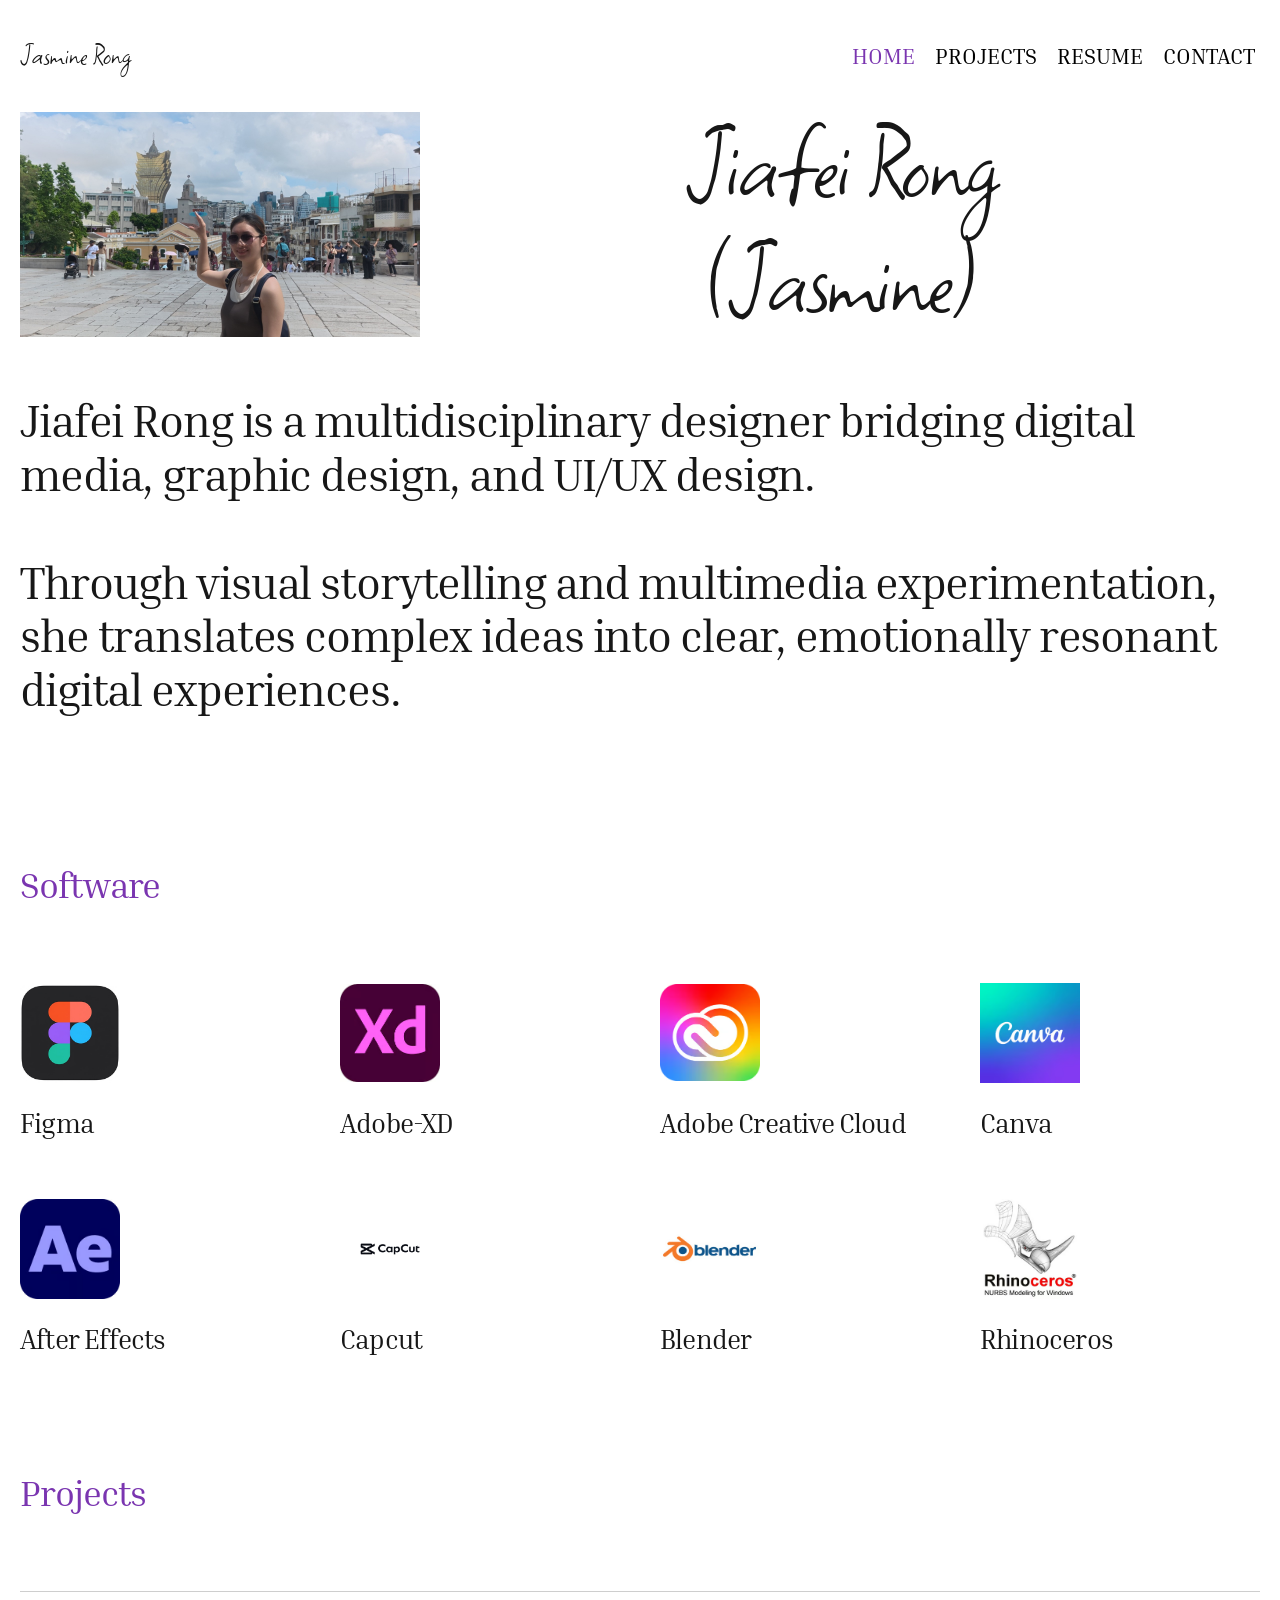
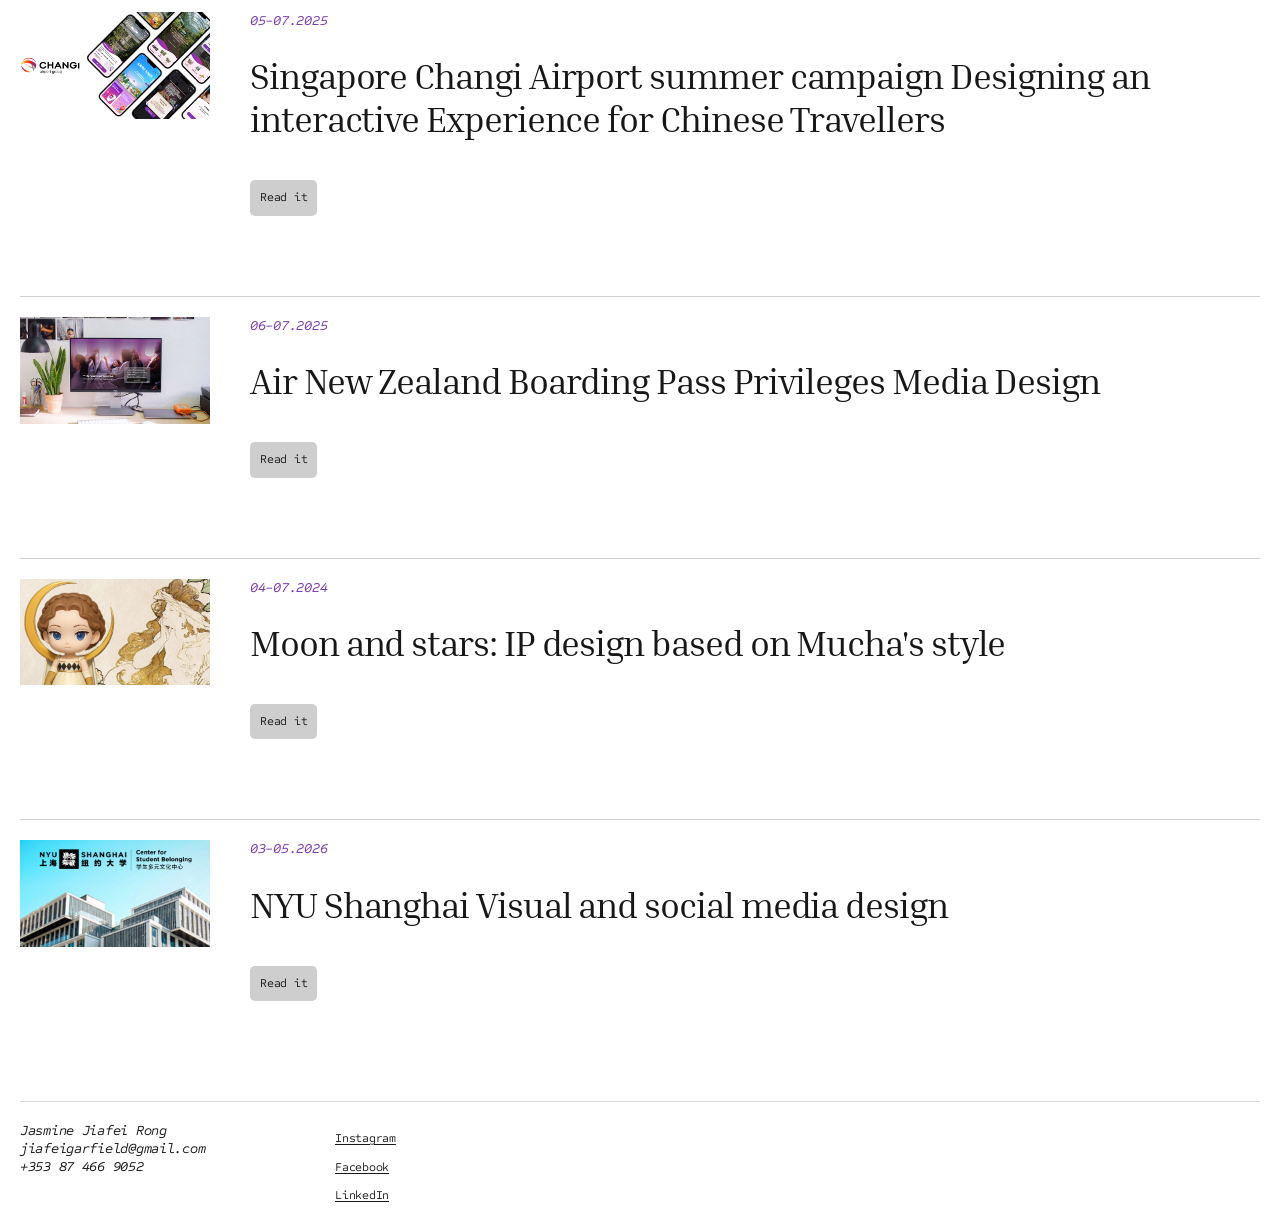
<file: index.html>
<!doctype html>
<html lang="en">
<head>
  <meta charset="utf-8">
  <meta name="viewport" content="width=device-width, initial-scale=1">
  <meta name="description" content="Jiafei Rong (Jasmine) is a multidisciplinary designer working across digital media, graphic design and user experience.">

  <!-- This is the portfolio website title here -->
  <title>Jiafei Rong (Jasmine) | Portfolio</title>
  <link rel="stylesheet" href="css/style.css">
</head>

<body>
  <a class="skip-link" href="#main-content">Skip to main content</a>

  <!-- Here is the header -->
  <header class="site-header">
    <div class="container">
      <a class="brand" href="index.html">Jasmine Rong</a>

      <!-- Here is the main navigation,four parts in the header: homepage/idex; projects; resume; contact -->
      <nav class="site-nav" aria-label="Main navigation">
        <ul>
          <li><a href="index.html" aria-current="page">Home</a></li>
          <li><a href="#projects">Projects</a></li>
          <li><a href="resume.html">Resume</a></li>
          <li><a href="contact.html">Contact</a></li>
        </ul>
      </nav>
    </div>
  </header>

  <!-- Here is the main page for portfolio content -->
  <main id="main-content" class="container">
    <header class="hero">
      <img class="portrait" src="media/portrait.jpg" alt="Jiafei Rong standing outdoors in a public square" width="2000" height="1000">
      <h1 class="signature">Jiafei Rong<br>(Jasmine)</h1>
    </header>

    <!-- Here is the introducation of me -->
    <div class="introduction">
      <p>Jiafei Rong is a multidisciplinary designer bridging digital media, graphic design, and UI/UX design.</p>
      <p>Through visual storytelling and multimedia experimentation, she translates complex ideas into clear, emotionally resonant digital experiences.</p>
    </div>

    <!-- Here is the software skills in homepage, such as the design professional softwares-->
    <section class="software-grid" aria-labelledby="software-heading">
      <h2 id="software-heading" class="section-title">Software</h2>
      <ul>
        <li><img src="media/figma.png" alt="figma logo" width="100" height="100">Figma</li>
        <li><img src="media/adobe-xd.png" alt="adobe-xd logo" width="100" height="100">Adobe-XD</li>
        <li><img src="media/adobe-creative-cloud.png" alt="acc logo" width="100" height="100">Adobe Creative Cloud</li>
        <li><img src="media/canva.png" alt="canva logo" width="100" height="100">Canva</li>
        <li><img src="media/after-effects.png" alt="ae logo" width="100" height="100">After Effects</li>
        <li><img src="media/capcut.png" alt="capcut logo" width="100" height="100">Capcut</li>
        <li><img src="media/blender.png" alt="blender logo" width="100" height="100">Blender</li>
        <li><img src="media/rhinoceros.png" alt="rhinoceros logo" width="100" height="100">Rhinoceros</li>
      </ul>
    </section>

    <!-- Here is the list of projects -->
    <section id="projects" class="project-list" aria-labelledby="projects-heading">
      <h2 id="projects-heading" class="section-title">Projects</h2>
      <ul>
        <li>
          <article class="project-card">
            <img src="media/changi-cover.jpg" alt="Changi Airport's control tower and Jewel complex" width="1600" height="900" loading="lazy">
            <div class="project-info">
              <time datetime="2025-05">05</time>-<time datetime="2025-07">07.2025</time>
              <h3>Singapore Changi Airport summer campaign Designing an interactive Experience for Chinese Travellers</h3>
              <a class="read-link" href="project1_changi.html">Read it<span></span></a>
            </div>
          </article>
        </li>

        <li>
          <article class="project-card">
            <img src="media/air-new-zealand-cover.jpg" alt="Passengers seated inside an aircraft cabin" width="1600" height="900" loading="lazy">
            <div class="project-info">
            <time datetime="2025-06">06</time>-<time datetime="2025-07">07.2025</time>
              <h3>Air New Zealand Boarding Pass Privileges Media Design</h3>
              <a class="read-link" href="project2_air-new-zealand.html">Read it<span></span></a>
            </div>
          </article>
        </li>

        <li>
          <article class="project-card">
            <img src="media/moon-and-stars-cover.jpg" alt="Mucha-inspired floral artwork used for the Moon and stars project preview" width="1600" height="900" loading="lazy">
            <div class="project-info">
            <time datetime="2024-04">04</time>-<time datetime="2024-07">07.2024</time>
              <h3>Moon and stars: IP design based on Mucha's style</h3>
              <a class="read-link" href="project3_moon-and-stars.html">Read it<span></span></a>
            </div>
          </article>
        </li>

        <li>
          <article class="project-card">
            <img src="media/nyu-shanghai-cover.jpg" alt="The exterior of the NYU Shanghai campus building" width="1600" height="900" loading="lazy">
            <div class="project-info">
              <time datetime="2026-03">03</time>-<time datetime="2026-05">05.2026</time>
              <h3>NYU Shanghai Visual and social media design</h3>              
              <a class="read-link" href="project4_nyu-shanghai.html">Read it<span></span></a>
            </div>
          </article>
        </li>

      </ul>
    </section>
  </main>

  <!-- Here is the footer of page, include Email, telephone number, social media links -->
  <footer id="contact" class="site-footer">
    <div class="container footer-inner">
      <address class="contact-details">
        <strong>Jasmine Jiafei Rong</strong><br>
        <a href="mailto:jiafeigarfield@gmail.com">jiafeigarfield@gmail.com</a><br>
        <a href="tel:+353874669052">+353 87 466 9052</a>
      </address>
      <nav class="social-links" aria-label="Social media">
        <ul>
          <li><a href="https://www.instagram.com/jjffy0273/">Instagram</a></li>
          <li><a href="https://www.facebook.com/profile.php?id=61578293039542">Facebook</a></li>
          <li><a href="https://www.linkedin.com/in/jiafei-rong-65b0a43a6">LinkedIn</a></li>
        </ul>
      </nav>

    </div>
  </footer>
</body>
</html>
</file>
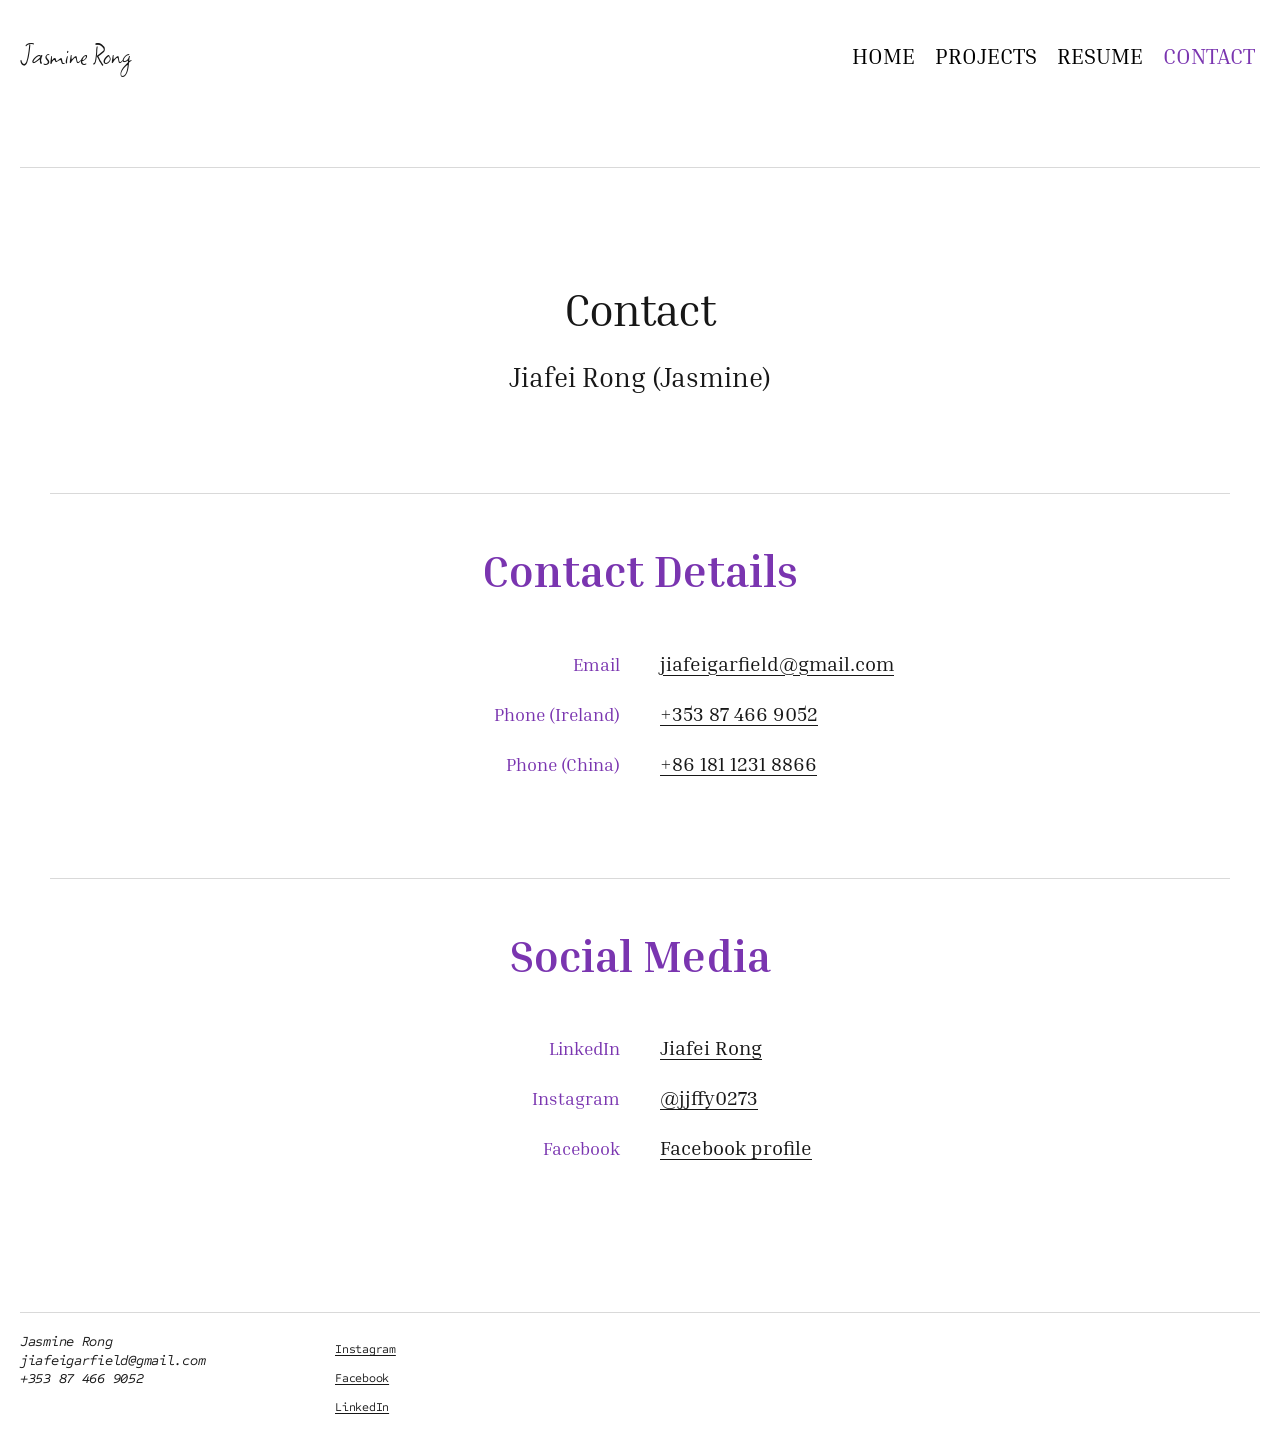
<file: contact.html>
<!doctype html>
<html lang="en">
<head>
  <meta charset="utf-8">
  <meta name="viewport" content="width=device-width, initial-scale=1">
  <meta name="description" content="Contact Jiafei Rong (Jasmine) by email, phone, LinkedIn, Instagram or Facebook.">

  <!-- This is contact title -->
  <title>Contact | Jasmine Rong</title>
  <link rel="stylesheet" href="css/style.css">
</head>

<body>
  <!--This is the skip-link main content-->
  <a class="skip-link" href="#main-content">Skip to main content</a>
  <header class="site-header">
    <div class="container">
      <a class="brand" href="index.html">Jasmine Rong</a>
      <nav class="site-nav" aria-label="Main navigation">
        <ul>
          <li><a href="index.html">Home</a></li>
          <li><a href="index.html#projects">Projects</a></li>
          <li><a href="resume.html">Resume</a></li>
          <li><a href="contact.html" aria-current="page">Contact</a></li>
        </ul>
      </nav>
    </div>
  </header>

  <!-- main content of contact -->
  <main id="main-content" class="container">
    <header class="case-header resume-header">
      <!-- header1: contact -->
      <h1>Contact</h1>
      <p class="resume-name">Jiafei Rong (Jasmine)</p>
    </header>

    <section class="contact-section">
      <!-- contact details infos: email, tel number(both in Ireland and China) -->
      <h2>Contact details</h2>
      <dl class="contact-info">
        <dt>Email</dt>
        <dd><a href="mailto:jiafeigarfield@gmail.com">jiafeigarfield@gmail.com</a></dd>
        <dt>Phone (Ireland)</dt>
        <dd><a href="tel:+353874669052">+353 87 466 9052</a></dd>
        <dt>Phone (China)</dt>
        <dd><a href="tel:+8618112318866">+86 181 1231 8866</a></dd>
      </dl>
    </section>

    <section class="contact-section">
      <!-- social media infos: LinkedIn, instagram, facebook -->
      <h2>Social media</h2>
      <dl class="contact-info">
        <dt>LinkedIn</dt>
        <dd><a href="https://www.linkedin.com/in/jiafei-rong-65b0a43a6">Jiafei Rong</a></dd>
        <dt>Instagram</dt>
        <dd><a href="https://www.instagram.com/jjffy0273/">@jjffy0273</a></dd>
        <dt>Facebook</dt>
        <dd><a href="https://www.facebook.com/profile.php?id=61578293039542">Facebook profile</a></dd>
      </dl>
    </section>
  </main>

  <!-- footer -->
  <footer id="contact" class="site-footer">
    <div class="container footer-inner">
      <address class="contact-details">
        <strong>Jasmine Rong</strong><br>
        <a href="mailto:jiafeigarfield@gmail.com">jiafeigarfield@gmail.com</a><br>
        <a href="tel:+353874669052">+353 87 466 9052</a>
      </address>
      <nav class="social-links" aria-label="Social media">
        <ul>
          <li><a href="https://www.instagram.com/jjffy0273/">Instagram</a></li>
          <li><a href="https://www.facebook.com/profile.php?id=61578293039542">Facebook</a></li>
          <li><a href="https://www.linkedin.com/in/jiafei-rong-65b0a43a6">LinkedIn</a></li>
        </ul>
      </nav>
    </div>
  </footer>
  
</body>
</html>
</file>
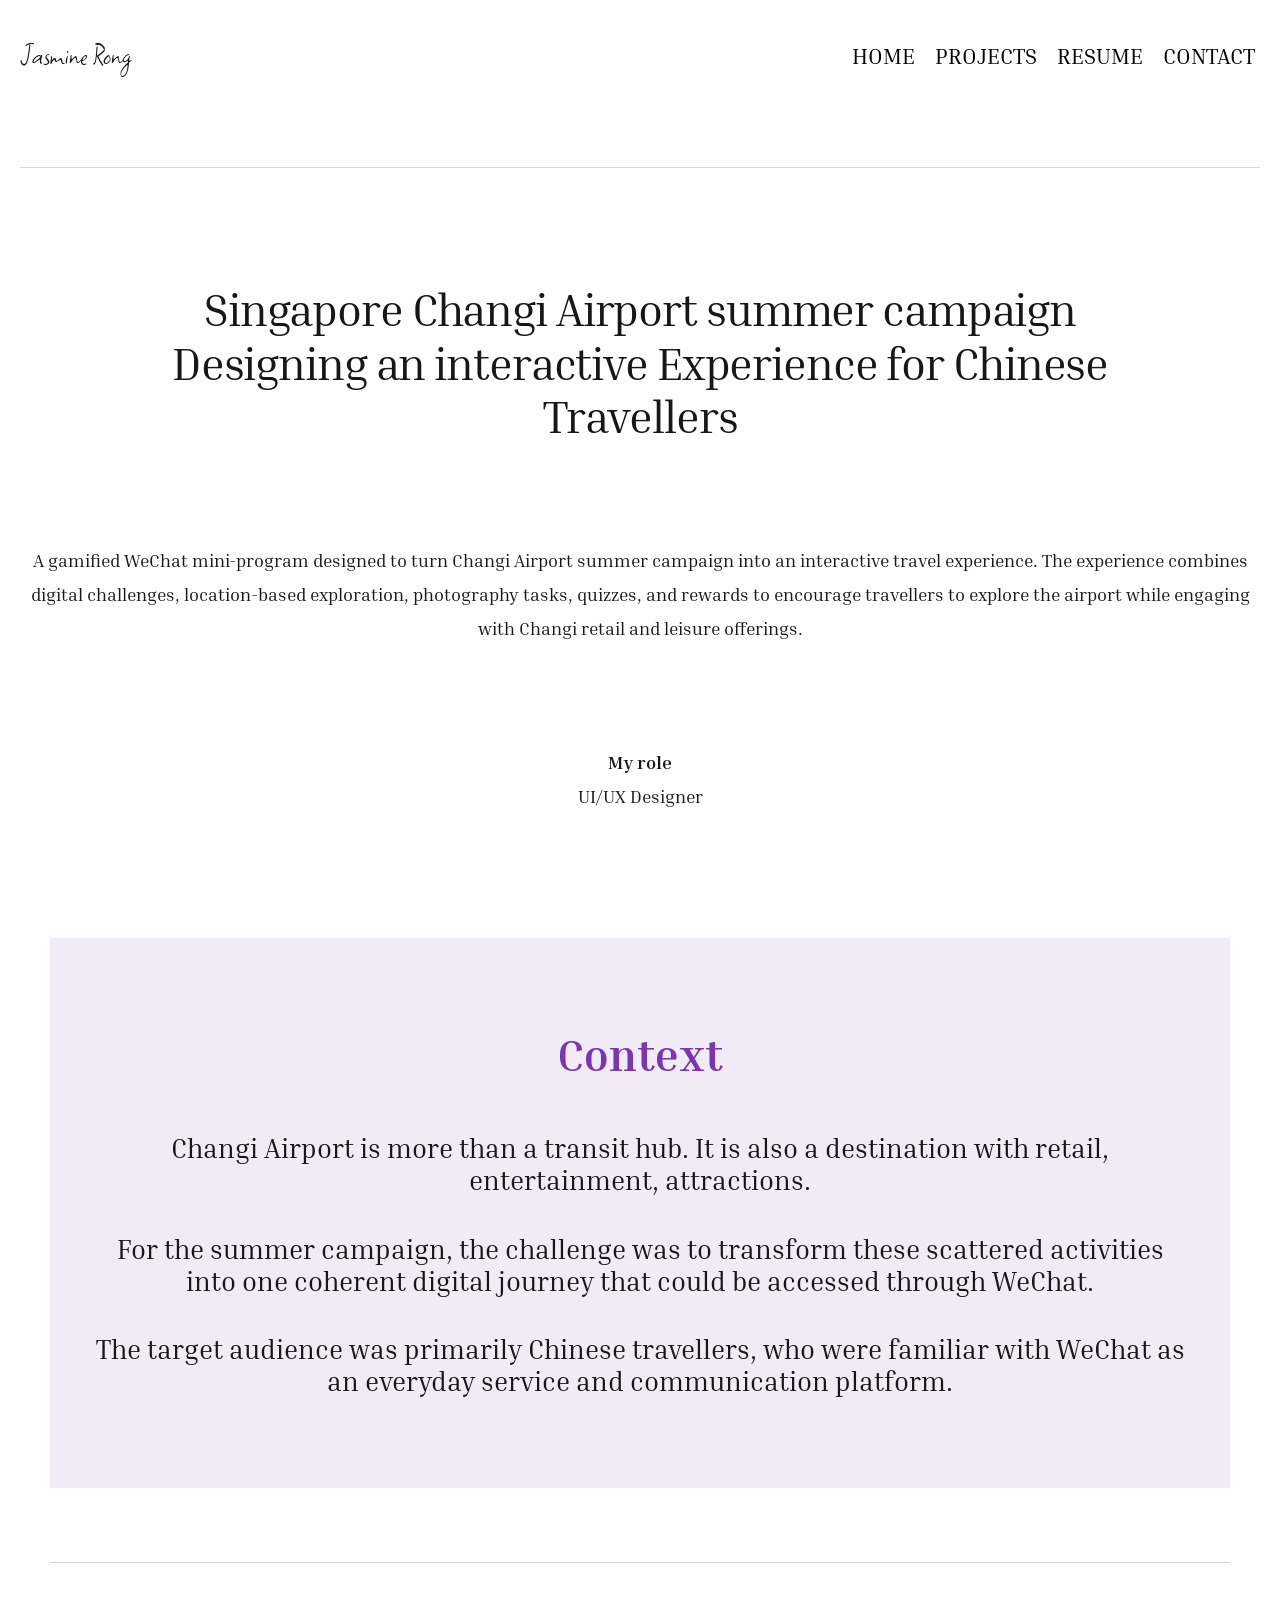
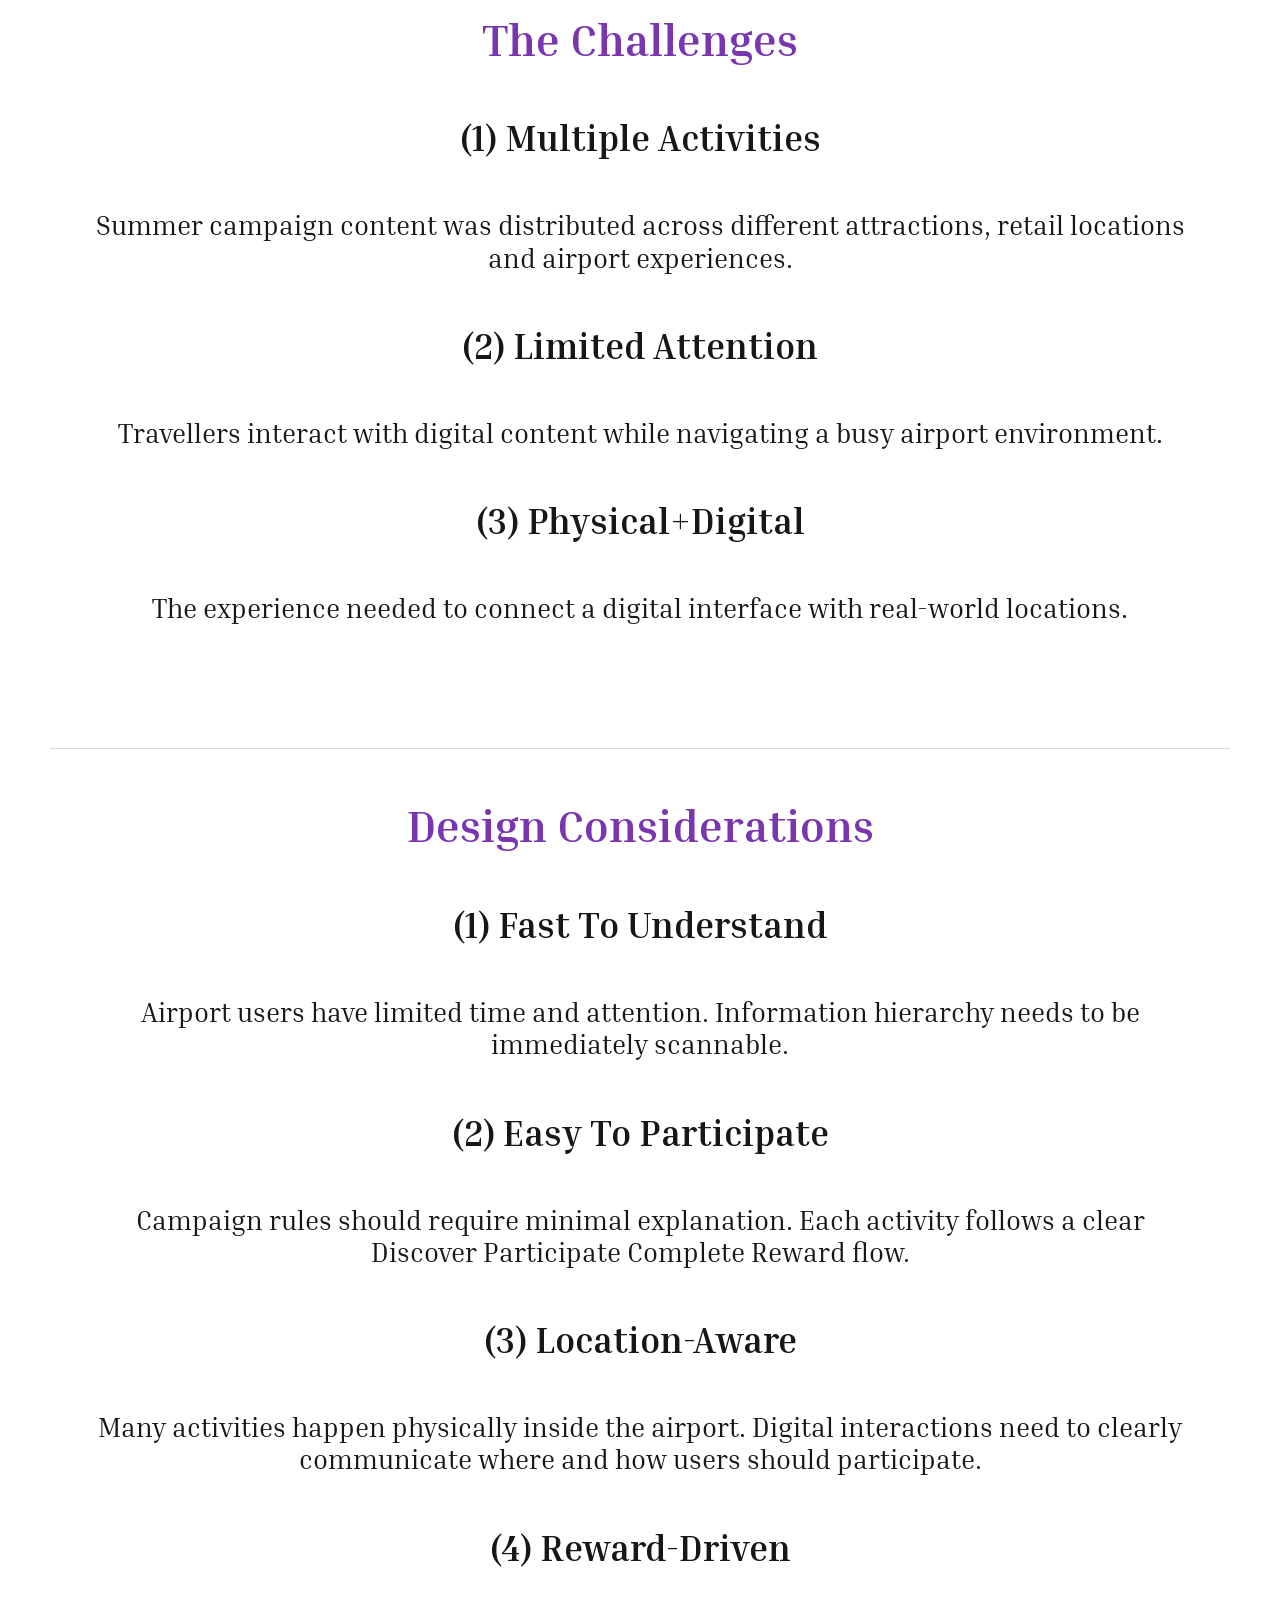
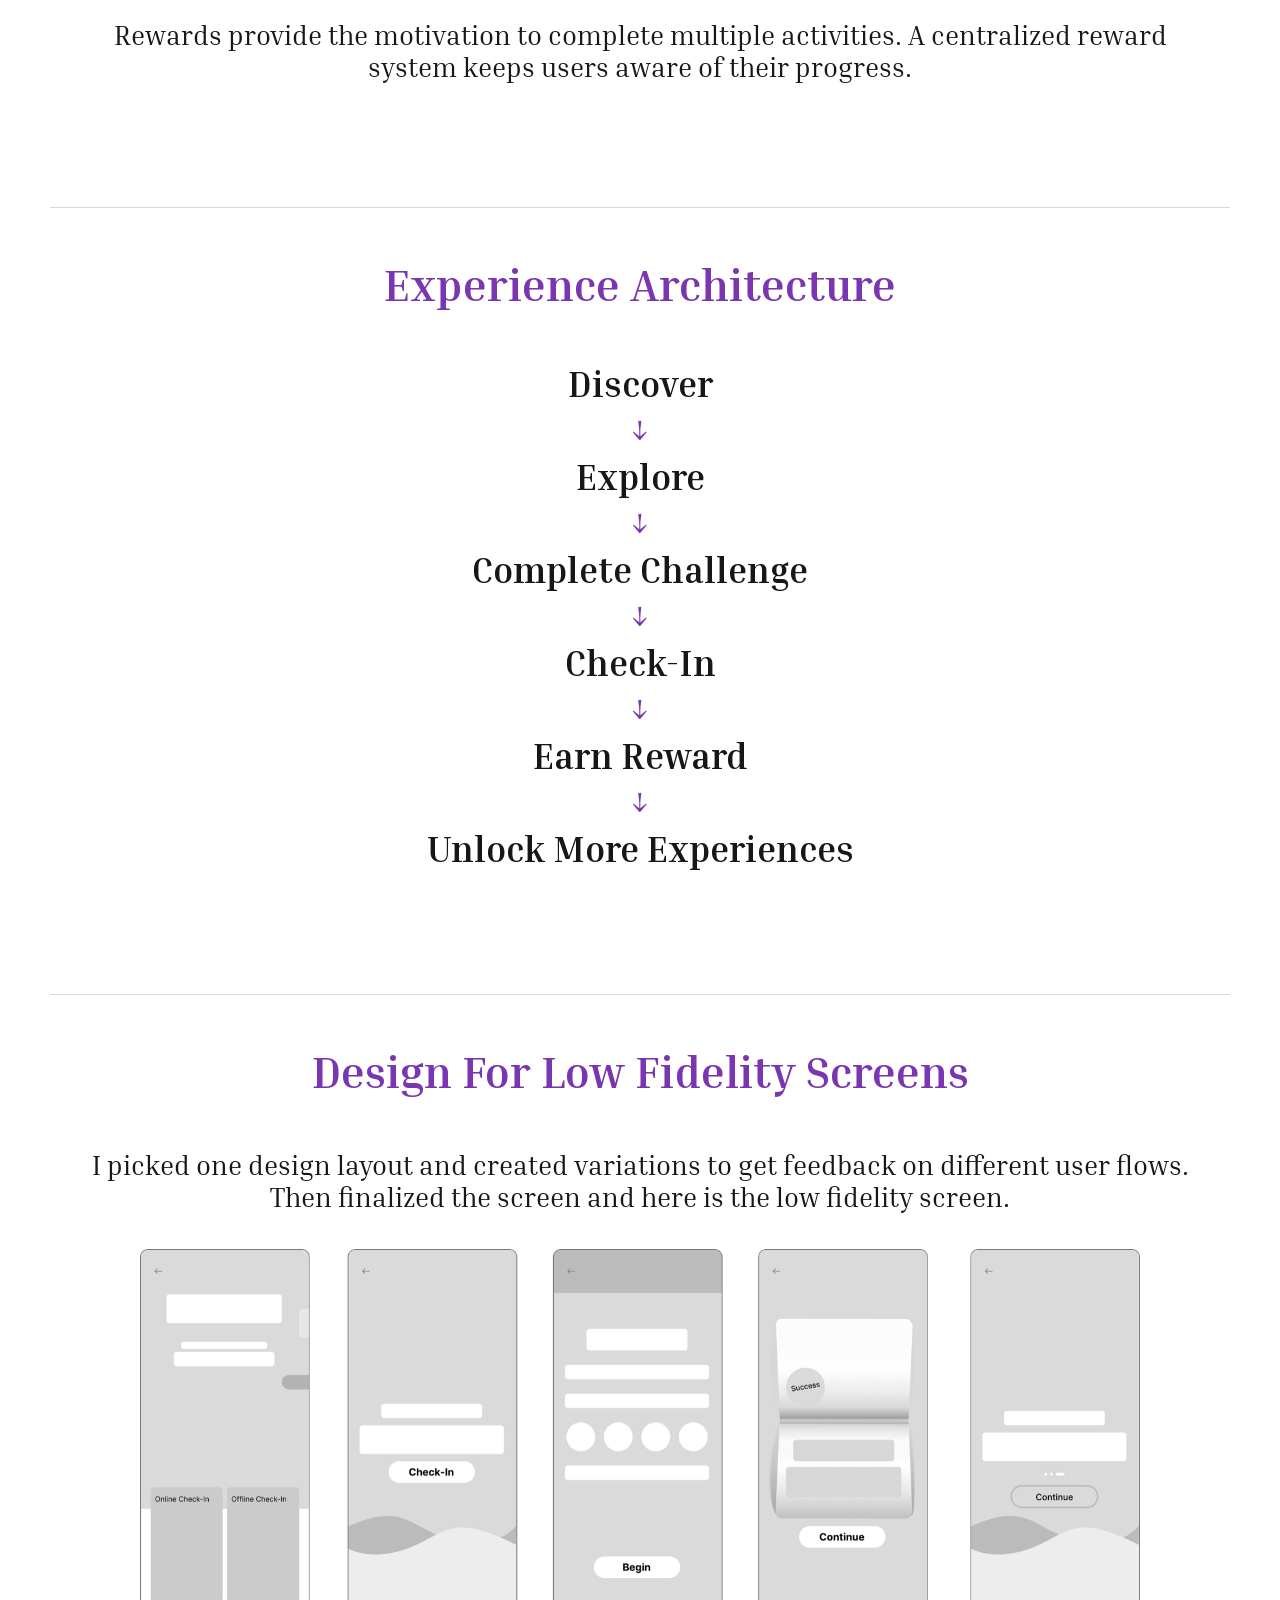
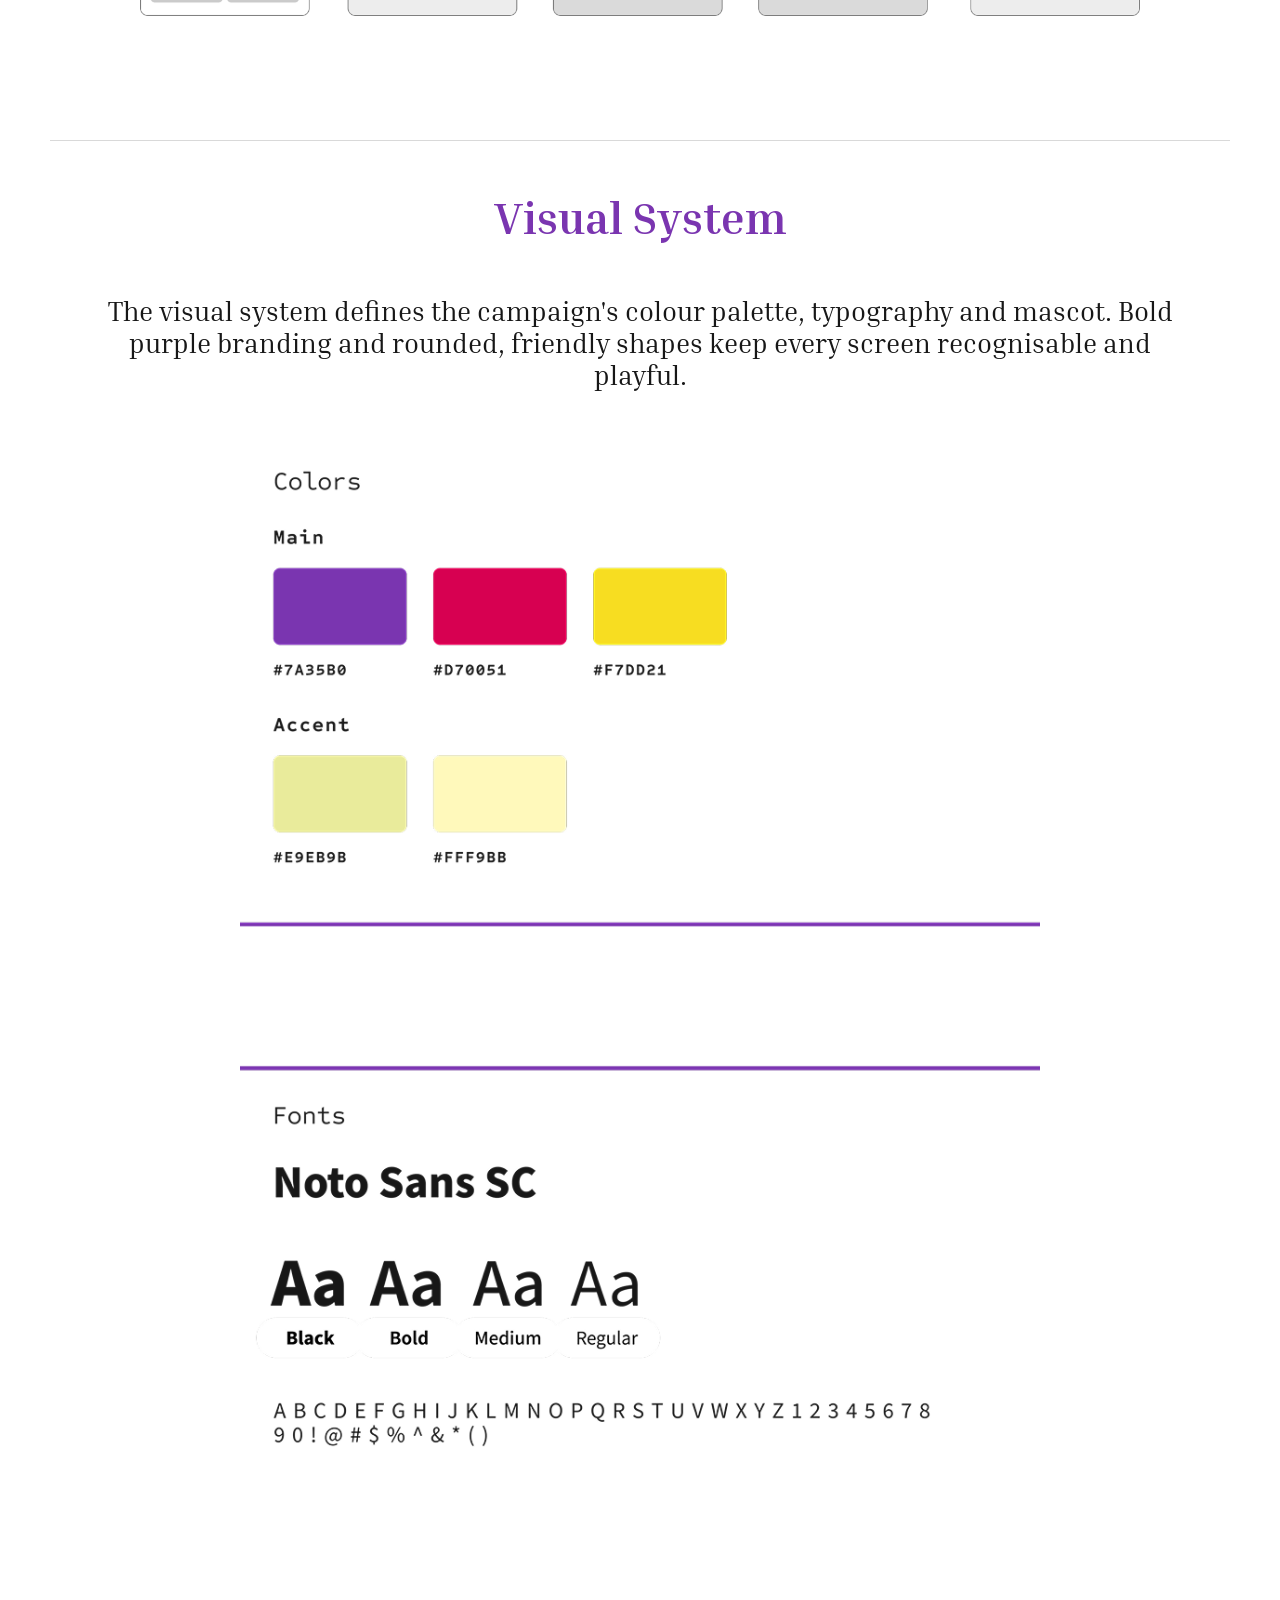
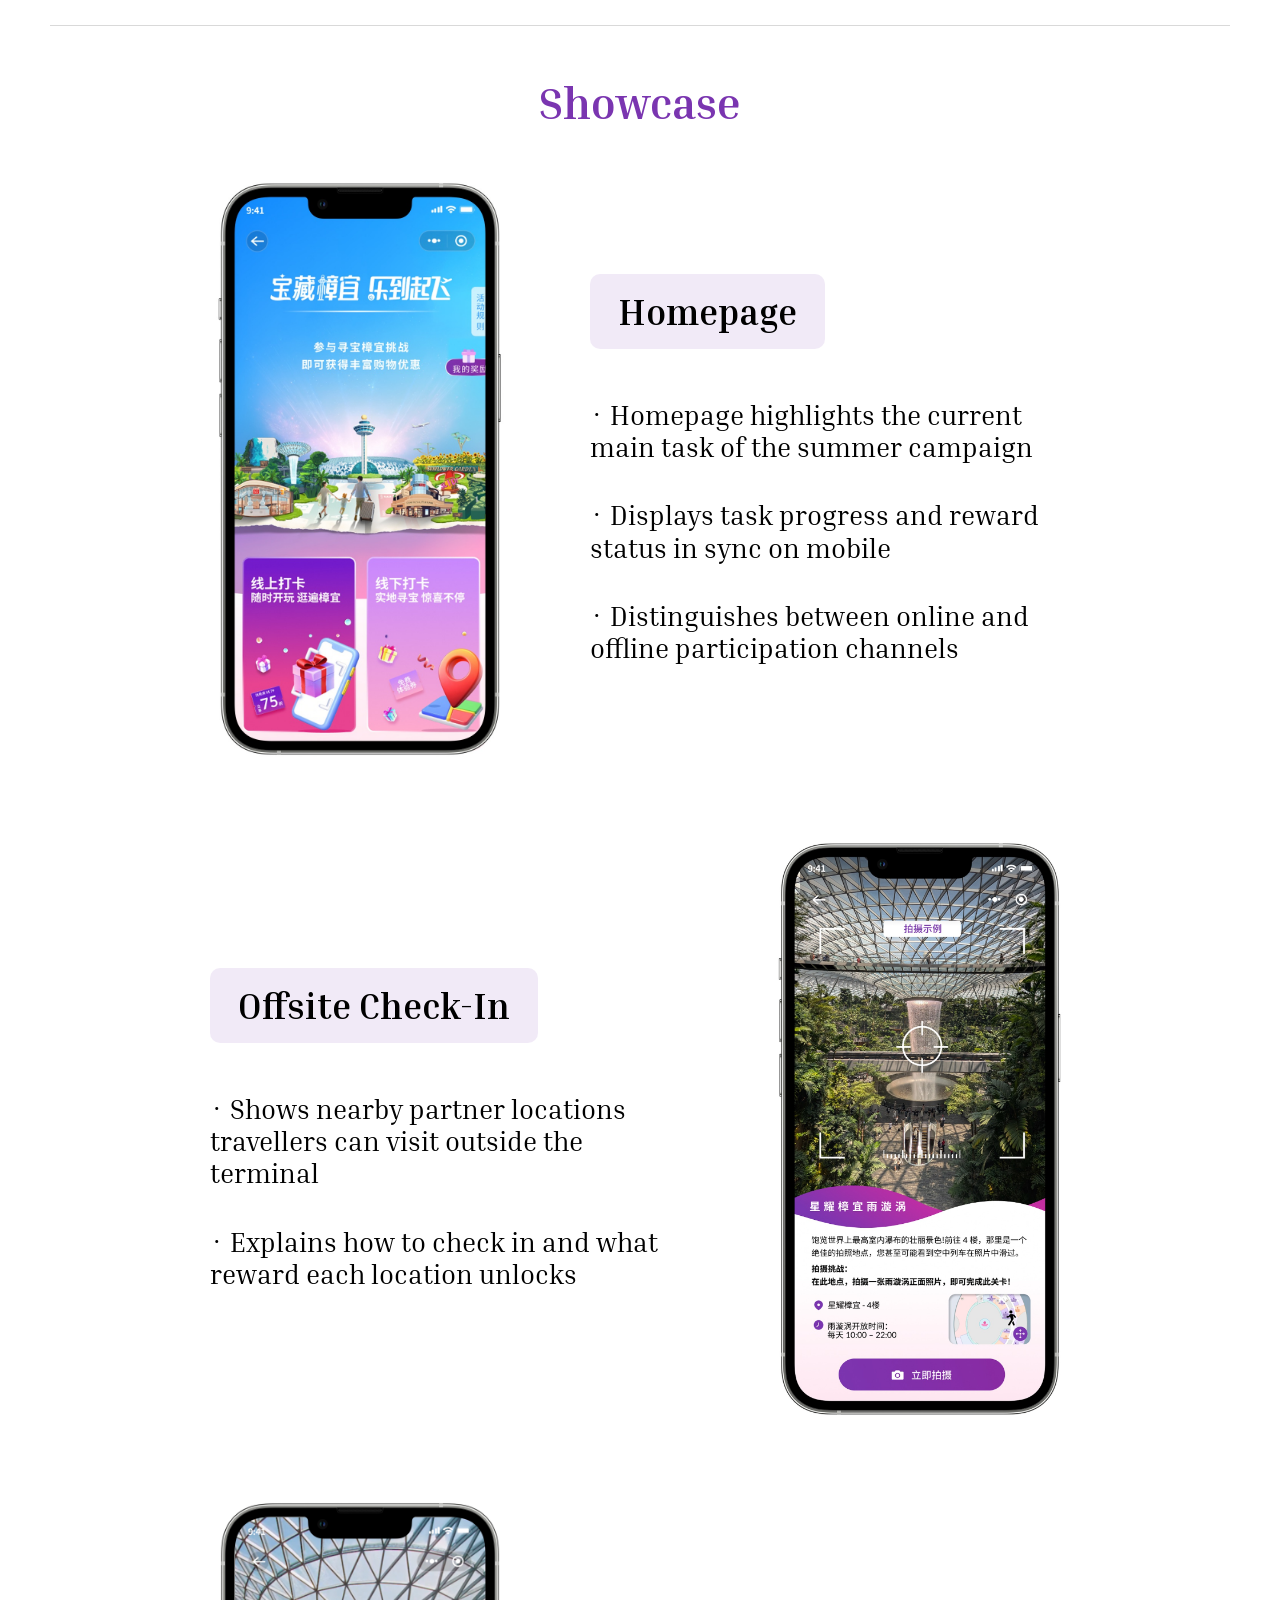
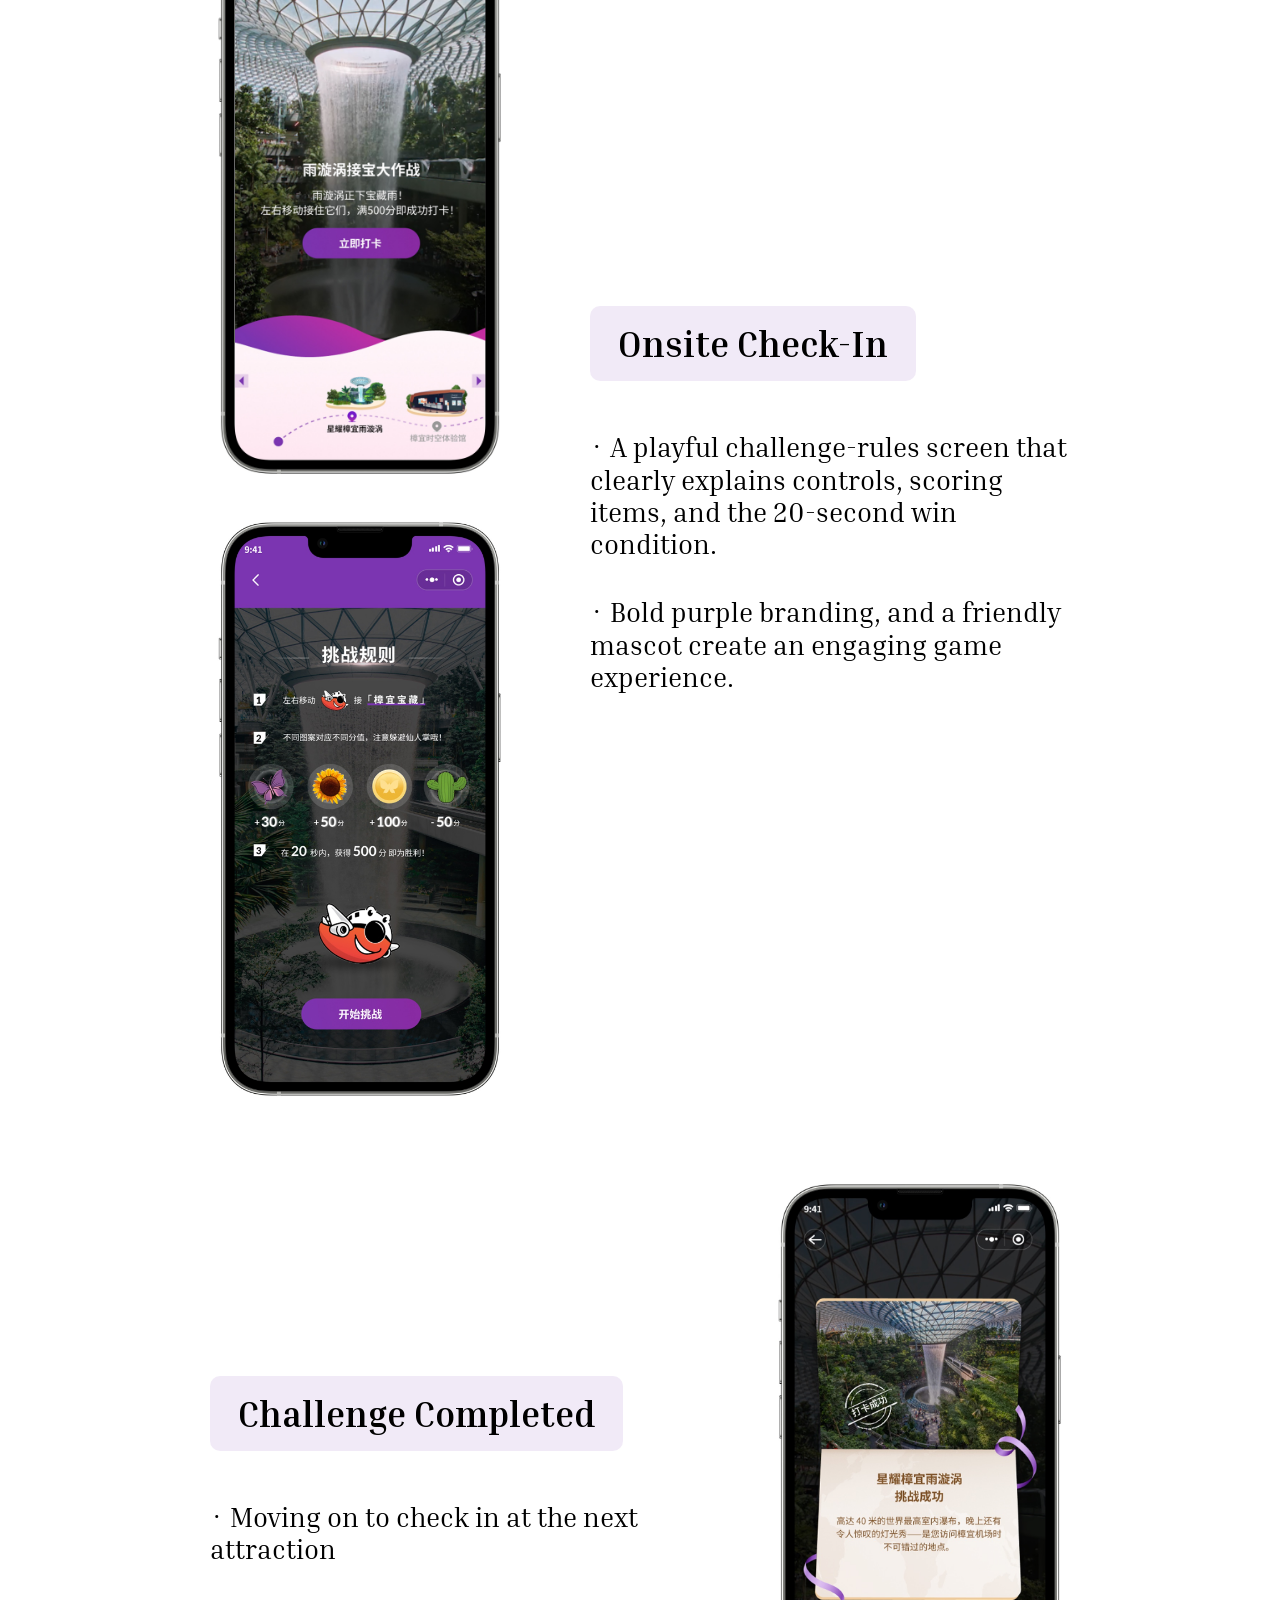
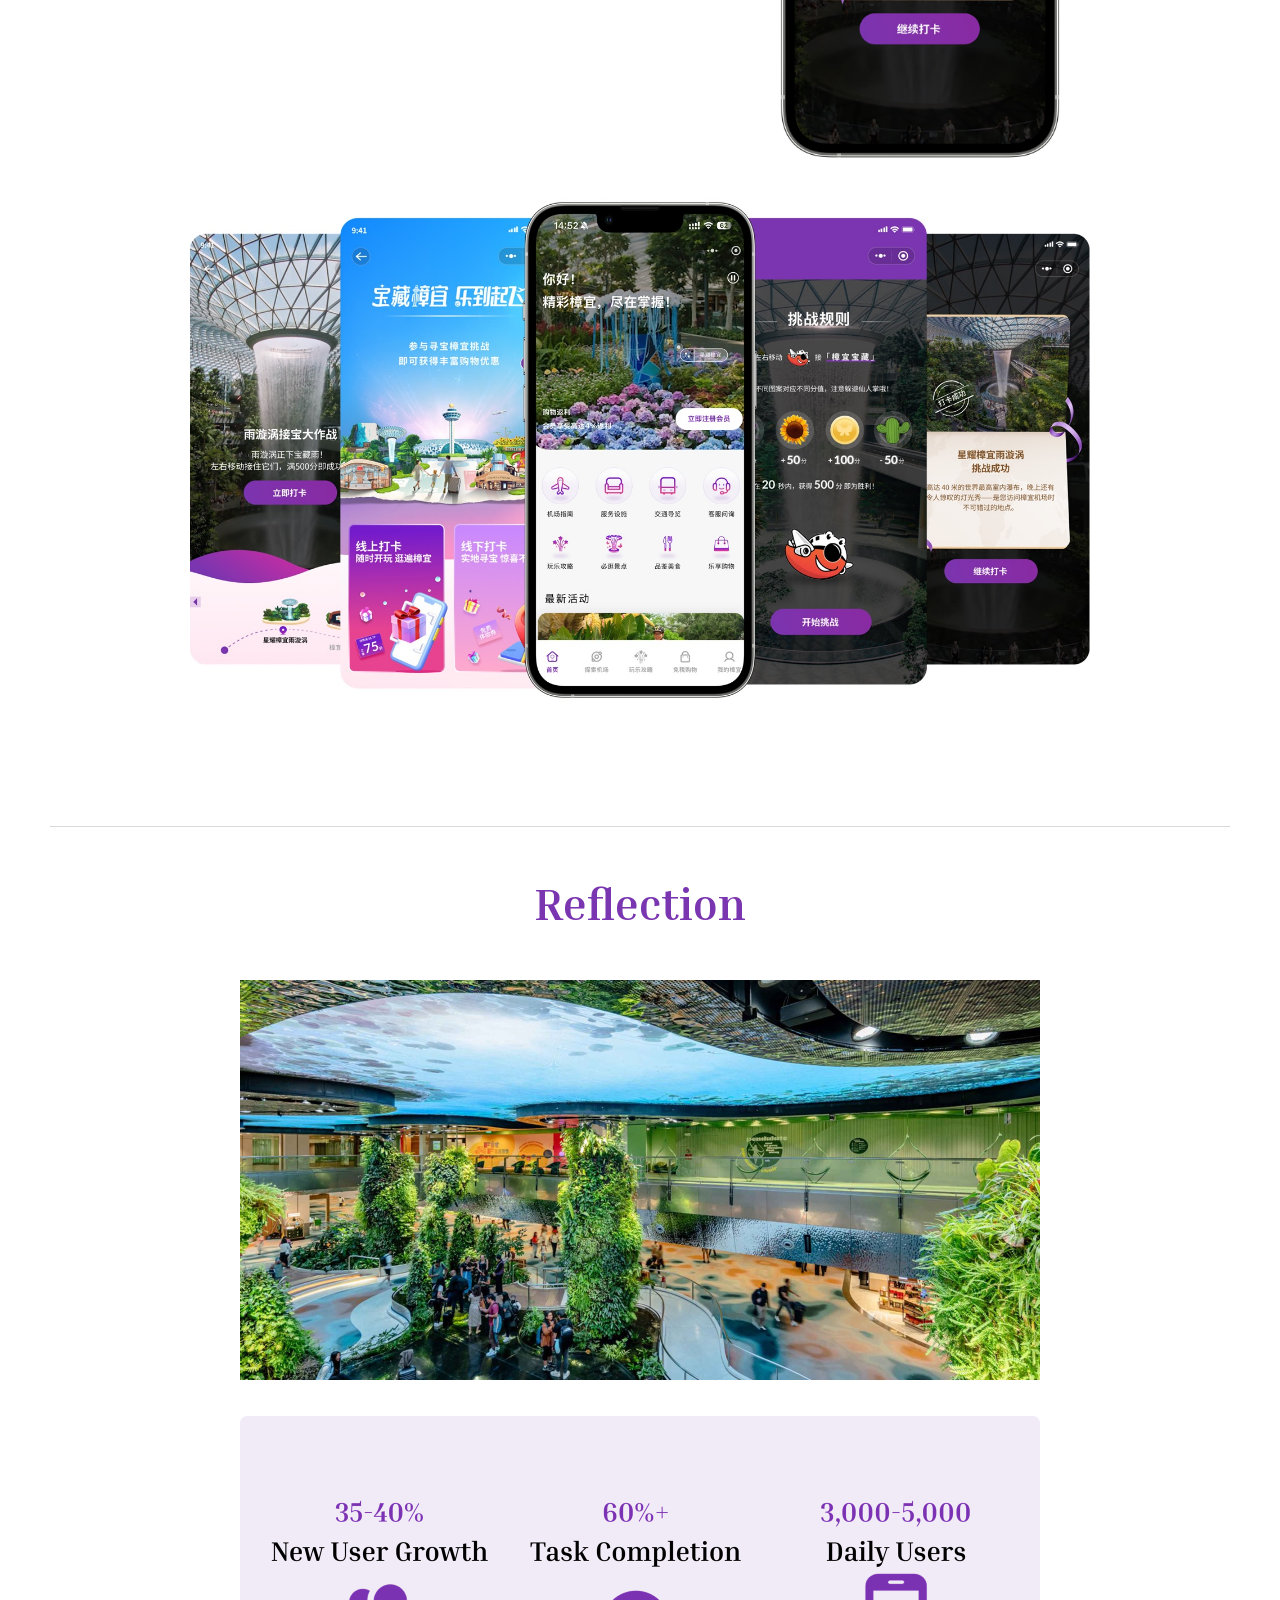
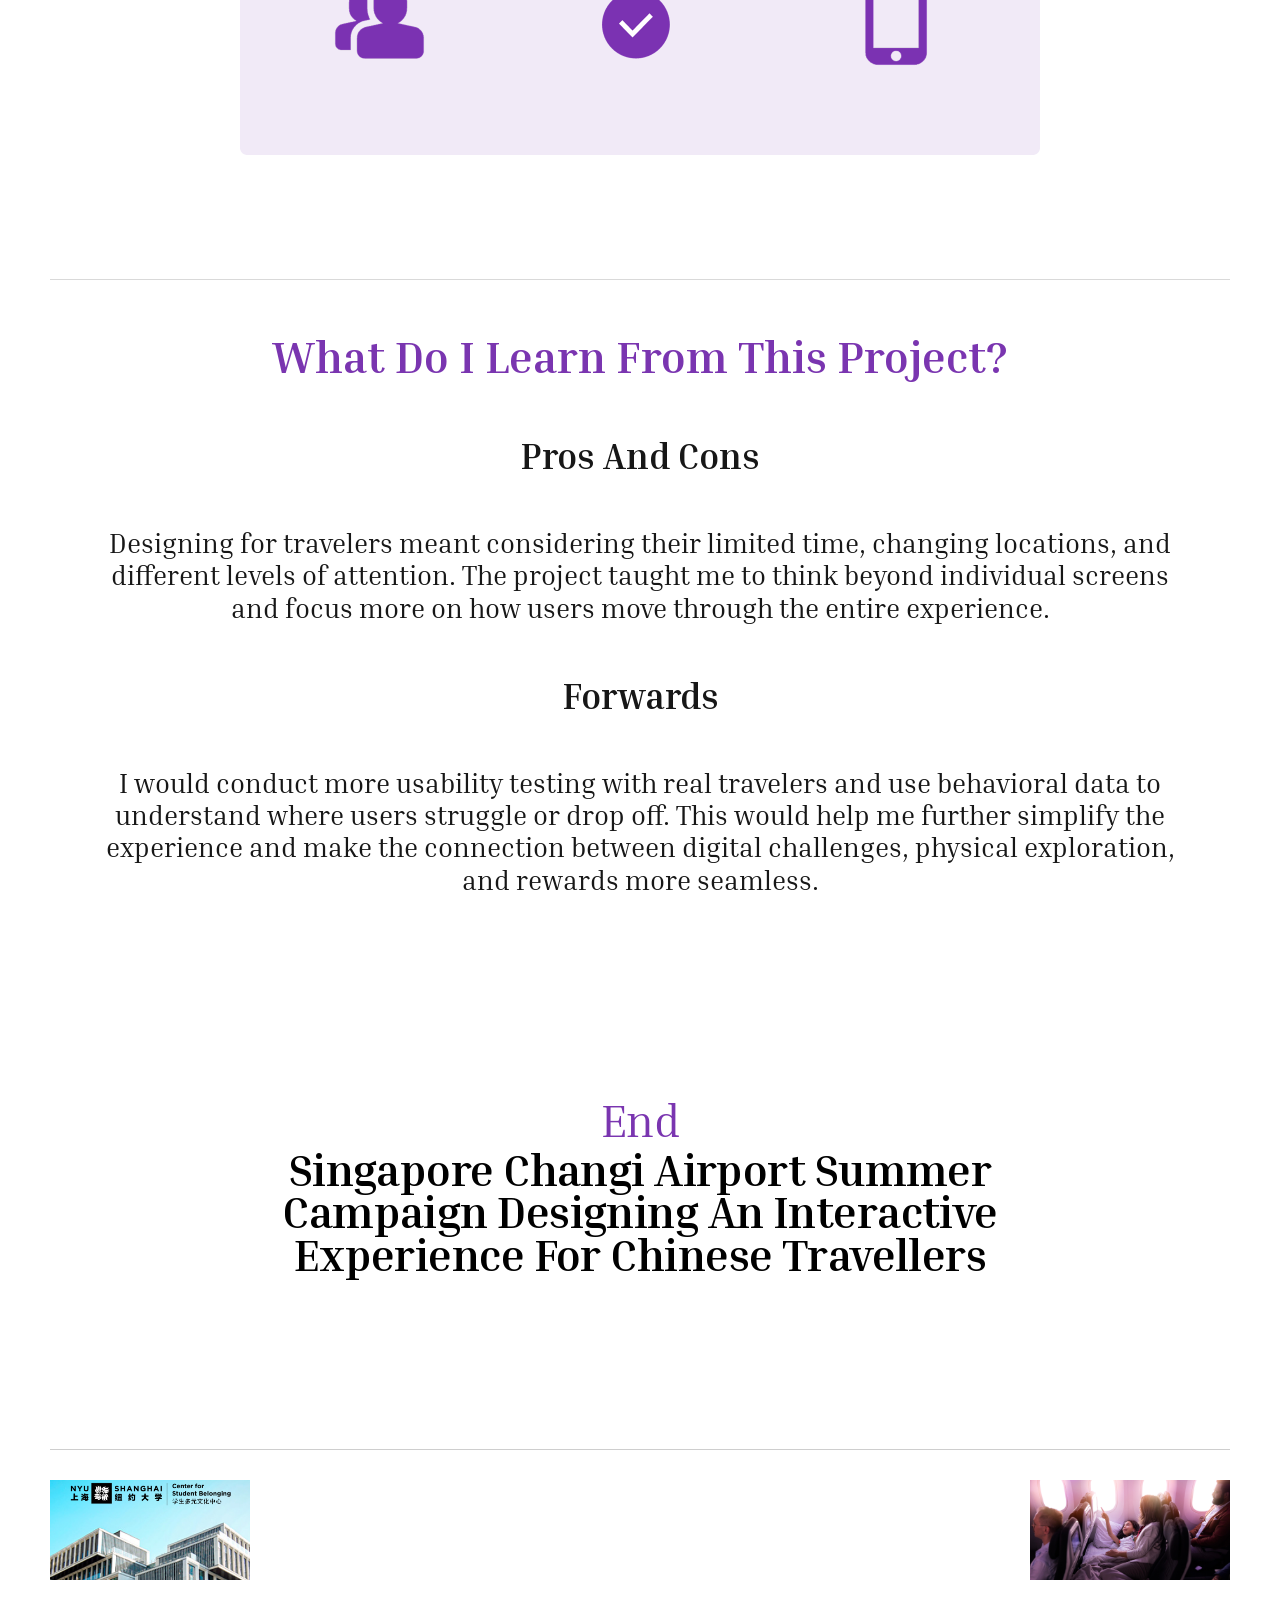
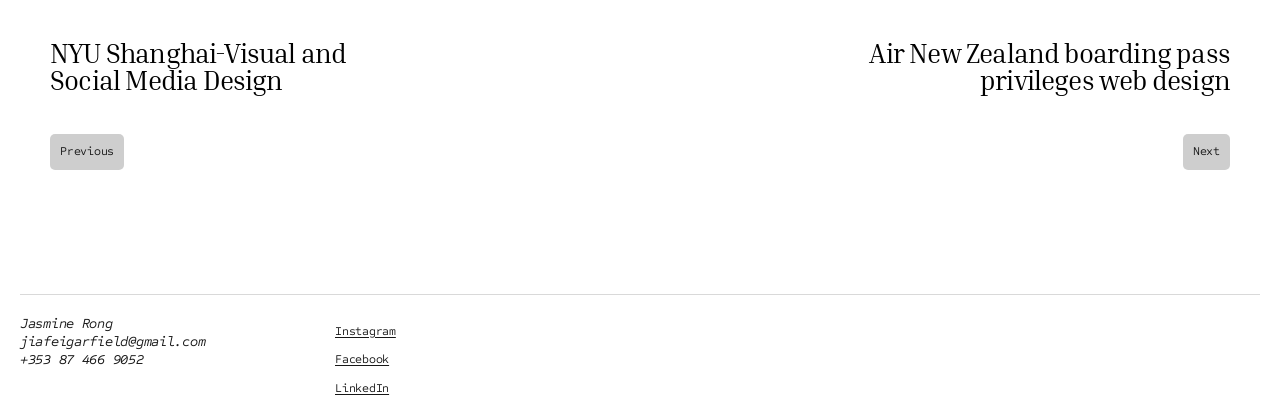
<file: project1_changi.html>
<!doctype html>
<html lang="en">
<head>
  <meta charset="utf-8">
  <meta name="viewport" content="width=device-width, initial-scale=1">
  <meta name="description" content="Jasmine Rong's Singapore Changi Airport summer campaign: a gamified WeChat experience for Chinese travellers.">

  <!-- Here is the first project title and author -->
  <title>Singapore Changi Airport Summer Campaign | Jasmine Rong</title>
  <link rel="stylesheet" href="css/style.css">
</head>

<!-- Here is the header of this page -->
<body>
  <a class="skip-link" href="#main-content">Skip to main content</a>
  <header class="site-header">
    <div class="container">
      <a class="brand" href="index.html">Jasmine Rong</a>
      <nav class="site-nav" aria-label="Main navigation">
        <ul>
          <li><a href="index.html">Home</a></li>
          <li><a href="index.html#projects">Projects</a></li>
          <li><a href="resume.html">Resume</a></li>
          <li><a href="contact.html">Contact</a></li>
        </ul>
      </nav>
    </div>
  </header>

  <!-- Here is the first project introduction -->
  <main id="main-content" class="container">
    <header class="case-header">
      <h1>Singapore Changi Airport summer campaign Designing an interactive Experience for Chinese Travellers</h1>
      <p class="case-summary">A gamified WeChat mini-program designed to turn Changi Airport summer campaign into an interactive travel experience. The experience combines digital challenges, location-based exploration, photography tasks, quizzes, and rewards to encourage travellers to explore the airport while engaging with Changi retail and leisure offerings.</p>
      <p><strong>My role<br></strong>UI/UX Designer</p>
    </header>
      <br>

      <!-- Project 1 context -->
      <section>
        <h2>Context</h2>
        <p>Changi Airport is more than a transit hub. It is also a destination with retail, entertainment, attractions.</p>
        <p>For the summer campaign, the challenge was to transform these scattered activities into one coherent digital journey that could be accessed through WeChat.</p>
        <p>The target audience was primarily Chinese travellers, who were familiar with WeChat as an everyday service and communication platform.</p>
      </section>
      <br>

      <!-- Project 1 challenges faced -->
      <section>
        <h2>The Challenges</h2>
        <p class="subheading">(1) Multiple Activities</p>
        <p>Summer campaign content was distributed across different attractions, retail locations and airport experiences.</p>
        <p class="subheading">(2) Limited Attention</p>
        <p>Travellers interact with digital content while navigating a busy airport environment.</p>
        <p class="subheading">(3) Physical+Digital</p>
        <p>The experience needed to connect a digital interface with real-world locations.</p>
     </section>
     <br>

      <!-- Project 1 design considerations, different aspects -->
      <section>
        <h2>Design Considerations</h2>
        <p class="subheading">(1) Fast To Understand</p>
        <p>Airport users have limited time and attention. Information hierarchy needs to be immediately scannable.</p>
        <p class="subheading">(2) Easy To Participate</p>
        <p>Campaign rules should require minimal explanation. Each activity follows a clear Discover Participate Complete Reward flow.</p>
        <p class="subheading">(3) Location-Aware</p>
        <p>Many activities happen physically inside the airport. Digital interactions need to clearly communicate where and how users should participate.</p>
        <p class="subheading">(4) Reward-Driven</p>
        <p>Rewards provide the motivation to complete multiple activities. A centralized reward system keeps users aware of their progress.</p>
      </section> 
      <br>

      <!-- Project 1 experience architecture -->
      <section>
        <h2>Experience Architecture</h2>
        <ol class="flow-vertical">
          <li>Discover</li>
          <li>Explore</li>
          <li>Complete Challenge</li>
          <li>Check-In</li>
          <li>Earn Reward</li>
          <li>Unlock More Experiences</li>
        </ol>
      </section>
      <br>


      <!-- Project 1 Design for low-fi screens; mobile -->
      <section>
        <h2>Design For Low Fidelity Screens</h2>
        <p>I picked one design layout and created variations to get feedback on different user flows. Then finalized the screen and here is the low fidelity screen.</p>
        <img src="media/project1/changi_lowfi_pic.png" alt="low fi wireframes of changi mini program screens" width="1000" height="500">
      </section>
      <br>


      <!-- Project 1 visual system, fonts and colors -->
      <section>
        <h2>Visual System</h2>
        <p>The visual system defines the campaign's colour palette, typography and mascot. Bold purple branding and rounded, friendly shapes keep every screen recognisable and playful.</p>
        <img src="media/project1/changi_visual_system.png" alt="visual system shows that the campaign colors, typography and mascot" width="800" height="400">
      </section>
      <br>

      <!-- Project 1 design showcase/high-fi screens -->
      <section>
        <h2>Showcase</h2>
        <ul class="showcase-list">
          <li>
            <article class="showcase-card">
              <img src="media/project1/changi_showcase1.jpg" alt="showcase for homepage" width="300" height="200">
              <div class="showcase-info">

                <!-- The high-fi screens: homepage -->
                <h3 class=showcase-tag>Homepage</h3>
                <ul class="showcase-points">
                  <li>Homepage highlights the current main task of the summer campaign</li>
                  <li>Displays task progress and reward status in sync on mobile</li>
                  <li>Distinguishes between online and offline participation channels</li>
                </ul>
              </div>
            </article>
          </li>

          <li>
            <article class="showcase-card">
              <img src="media/project1/changi_showcase2.jpg" alt="showcase for offsite Check-In" width="300" height="200">
              <div class="showcase-info">
                <!-- The high-fi screens: offsite check-in -->
                <h3 class="showcase-tag">Offsite Check-In</h3>
                <ul class="showcase-points">
                  <li>Shows nearby partner locations travellers can visit outside the terminal</li>
                  <li>Explains how to check in and what reward each location unlocks</li>
                </ul>
              </div>
            </article>
          </li>

          <li>
            <article class="showcase-card">
              <img src="media/project1/changi_showcase3-1.jpg" alt="showcase for onsite Check-In" width="300" height="200">
              <img src="media/project1/changi_showcase3-2.jpg" alt="showcase for onsite Check-In2" width="300" height="200">
              <div class="showcase-info">
                <!-- The high-fi screens: onsite check-in -->
                <h3 class="showcase-tag">Onsite Check-In</h3>
                <ul class="showcase-points">
                  <li>A playful challenge-rules screen that clearly explains controls, scoring items, and the 20-second win condition. </li>
                  <li>Bold purple branding, and a friendly mascot create an engaging game experience.</li>                
                </ul>
              </div>
            </article>
          </li>
          
          <li>
            <article class="showcase-card">
              <img src="media/project1/changi_showcase4.jpg" alt="showcase for challenge finished" width="300" height="200">
              <div class="showcase-info">
                <!-- The high-fi screens: challeneg completed -->
                <h3 class="showcase-tag">Challenge Completed</h3>
                <ul class="showcase-points">
                  <li>Moving on to check in at the next attraction</li>
                </ul>
              </div>
            </article>
          </li>
        </ul>
        
        <!-- Here is the general showcase of high-fi screens of this project -->
        <img src="media/project1/changi_showcase_gen.jpg" alt="showcase for general" width="900" height="500">
      </section>
      <br>

      <section>
        <!-- Here is the reflection pictures of this project -->
        <h2>Reflection</h2>
        <img src="media/project1/reflection_1.jpg" alt="reflection background pic" width="800" height="300"><br>
        <img src="media/project1/reflection_2.png" alt="reflection data pic" width="800" height="300"><br>
      </section>
      <br>

      <section>
        <!-- Here is the reflection content of this project: What do I learn from this project? -->
        <h2>What Do I Learn From This Project?</h2>
        <!-- Here is the reflection content of this project: pros ans cons -->
        <p class="subheading">Pros and Cons</p>
        <p>Designing for travelers meant considering their limited time, changing locations, and different levels of attention. The project taught me to think beyond individual screens and focus more on how users move through the entire experience.</p>
        <!-- Here is the reflection content of this project: forwards, about what we can do in the future -->
        <p class="subheading">Forwards</p>
        <p>I would conduct more usability testing with real travelers and use behavioral data to understand where users struggle or drop off. This would help me further simplify the experience and make the connection between digital challenges, physical exploration, and rewards more seamless.</p><br>
      </section>
      <br>

      <section>
        <!-- Here is the end title of this project: repeat the project title-->
        <h3>End</h3>
        <p>Singapore Changi Airport summer campaign Designing an interactive Experience for Chinese Travellers</p><br>
      </section>

      <!-- Here is the changepage at the end of this project -->
      <nav class="changepage" aria-label="more projects">
        <article class="changepage-list">
          <!-- Here is the last previous project: title and main image -->
          <img src="media/nyush.png" alt="nyu shanghai project cover" width="200" height="100">
          <div class="changepage-info">
            <h4 class="changepage-tag">NYU Shanghai-Visual and Social Media Design</h4>
            <a class="button-previous" href="project4_nyu-shanghai.html">Previous</a>
          </div>
        </article>
        <!-- Here is the next project: title and main image -->
        <article class="changepage-list changepage-list-next">
          <img src="media/anz.png" alt="anz project cover picture" width="200" height="100">
          <div class="changepage-info">
            <h4 class="changepage-tag">Air New Zealand boarding pass privileges web design</h4>
            <a class="button-next" href="project2_air-new-zealand.html">Next</a>
          </div>
        </article>
      </nav>
      <br>
  </main>
<!-- Here is the footer of this page: about the author's contact and social media-->
  <footer id="contact" class="site-footer">
    <div class="container footer-inner">
      <address class="contact-details">
        <strong>Jasmine Rong</strong><br>
        <a href="mailto:jiafeigarfield@gmail.com">jiafeigarfield@gmail.com</a><br>
        <a href="tel:+353874669052">+353 87 466 9052</a>
      </address>
      <nav class="social-links" aria-label="Social media">
        <ul>
          <li><a href="https://www.instagram.com/jjffy0273/">Instagram</a></li>
          <li><a href="https://www.facebook.com/profile.php?id=61578293039542">Facebook</a></li>
          <li><a href="https://www.linkedin.com/in/jiafei-rong-65b0a43a6">LinkedIn</a></li>
        </ul>
      </nav>
    </div>
  </footer>
  
</body>
</html>
</file>
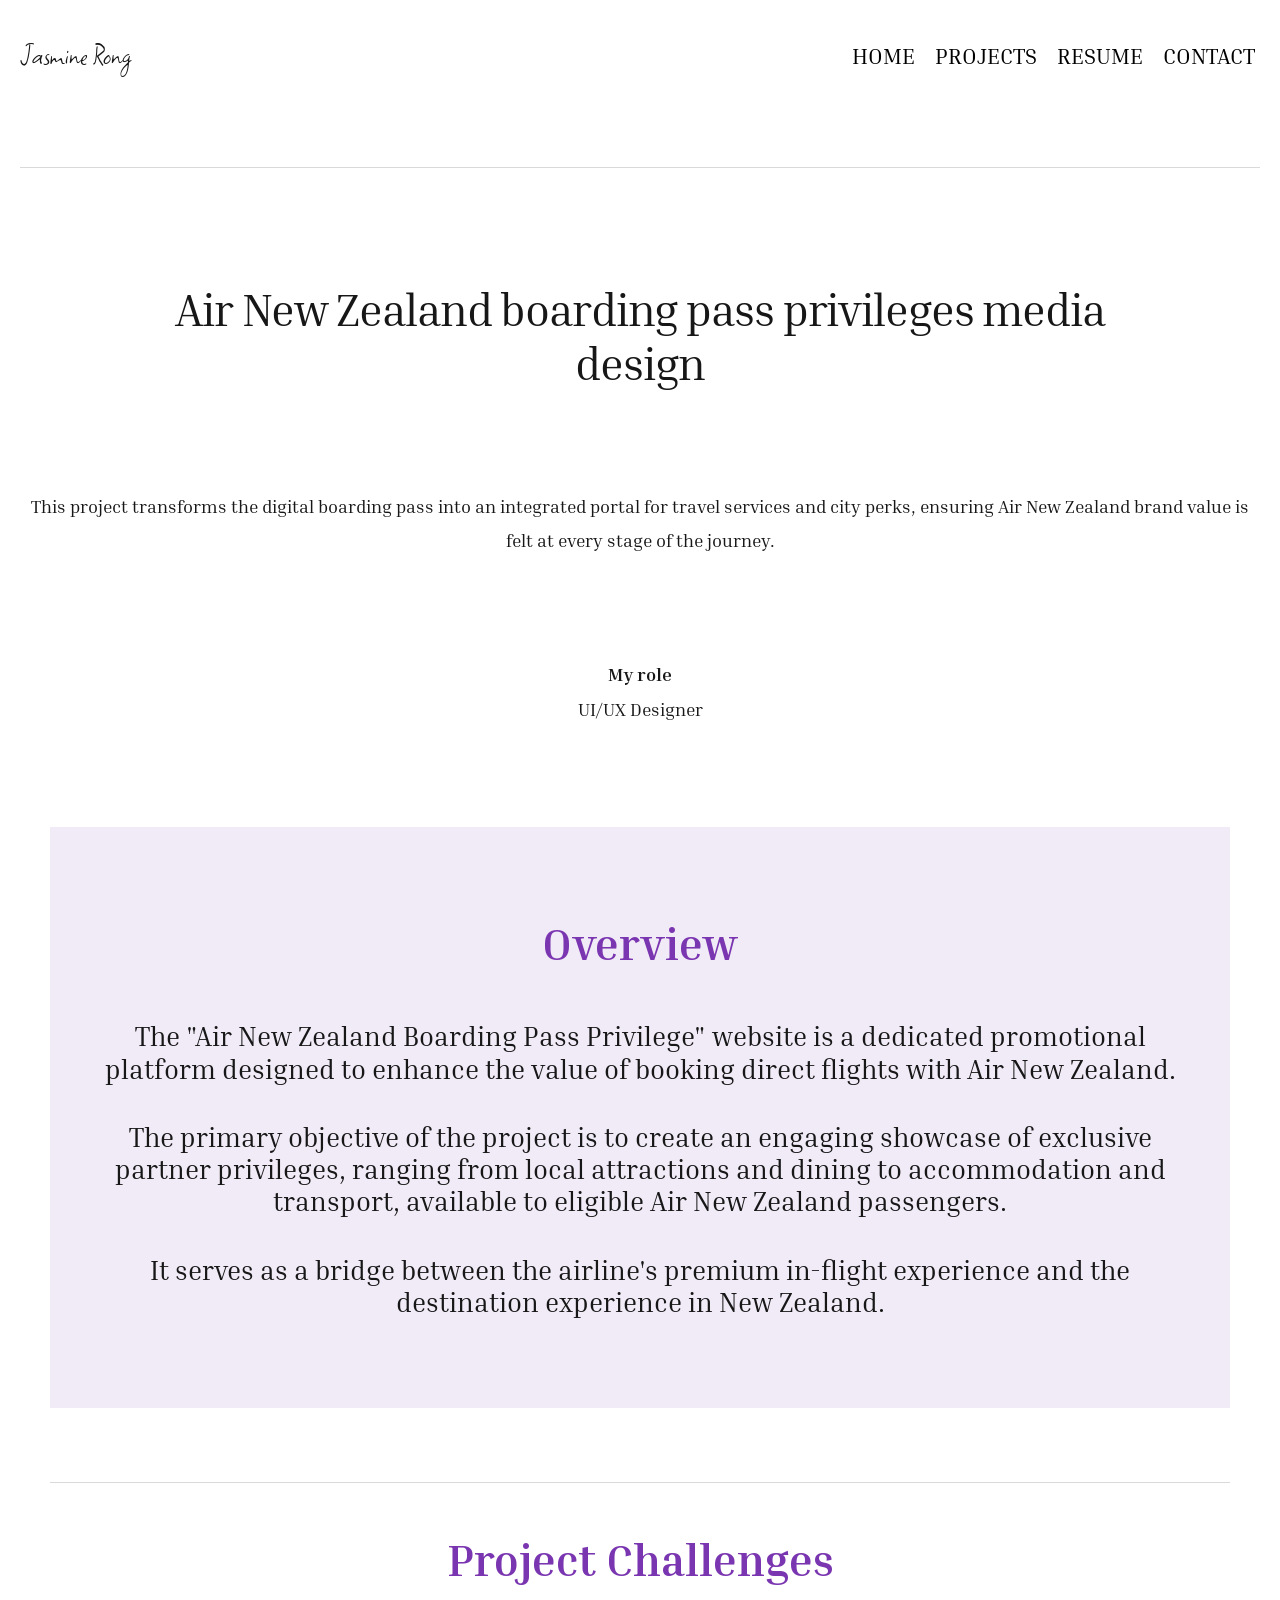
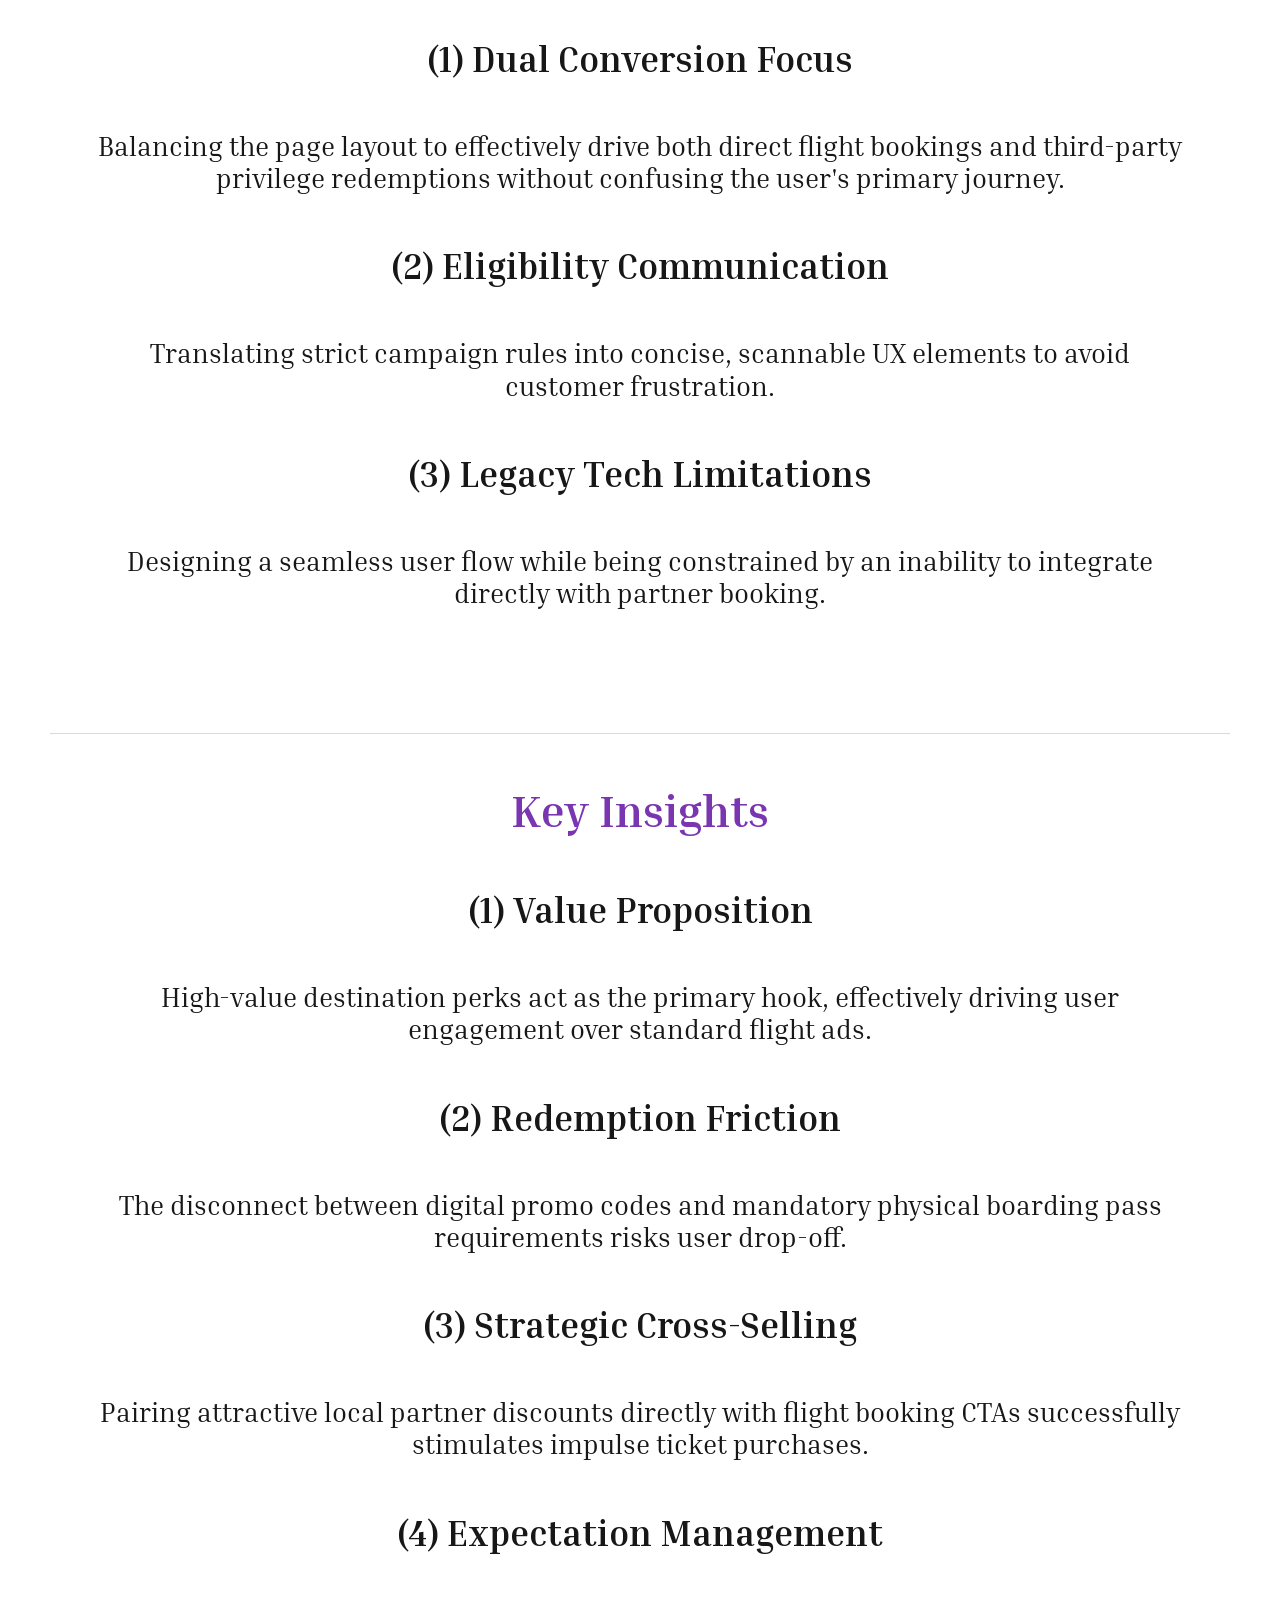
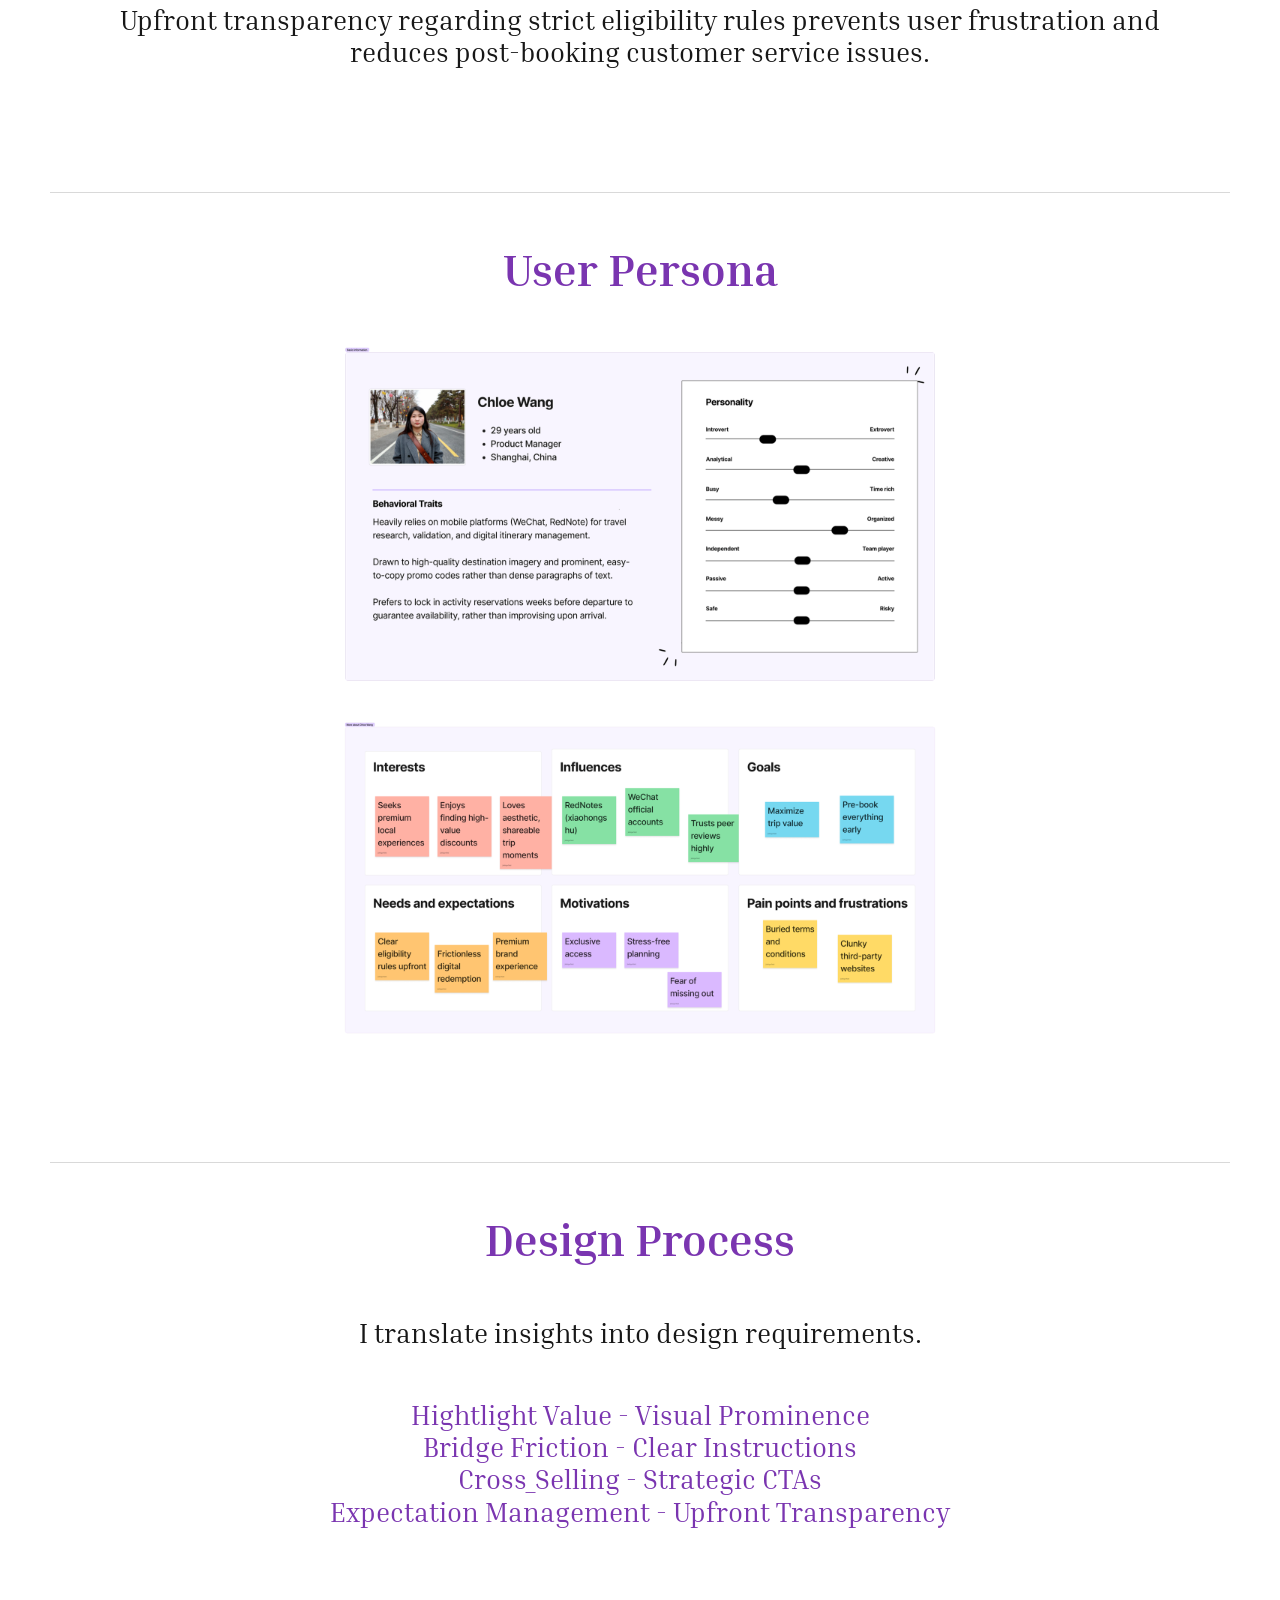
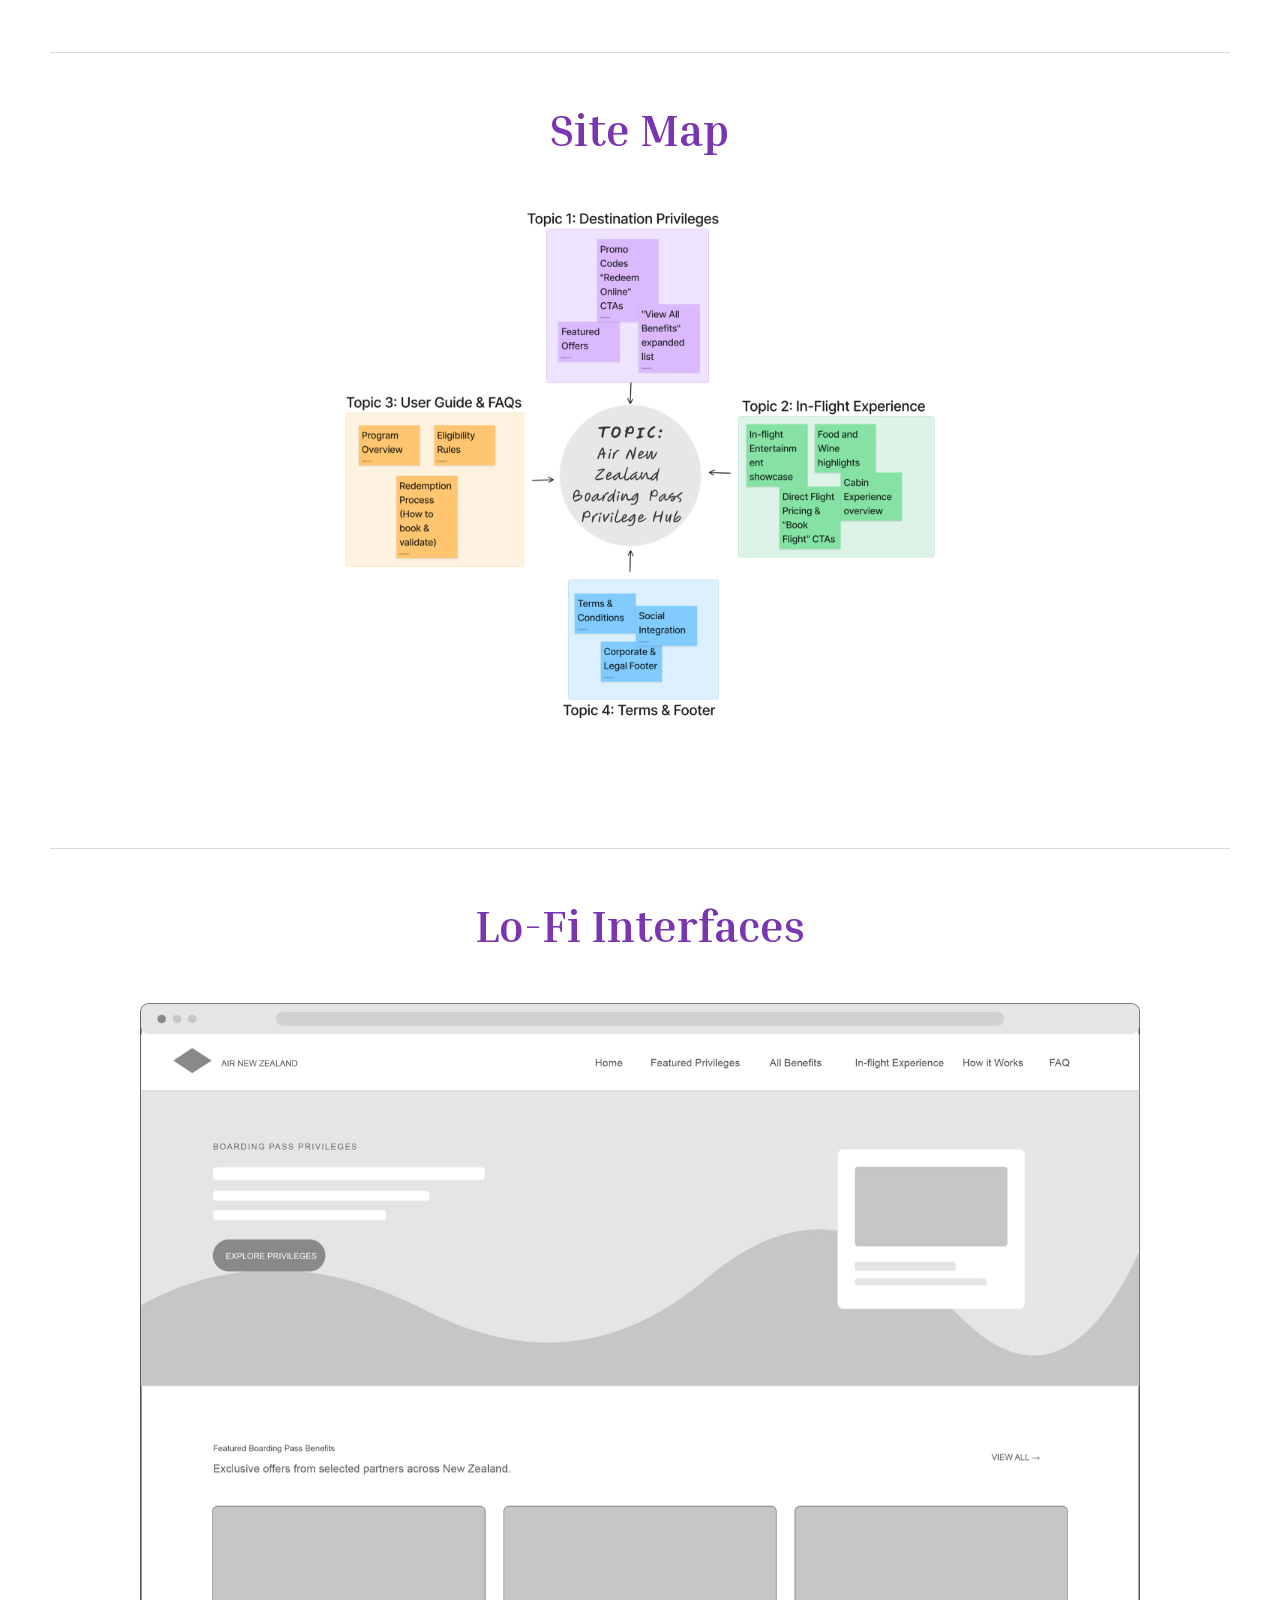
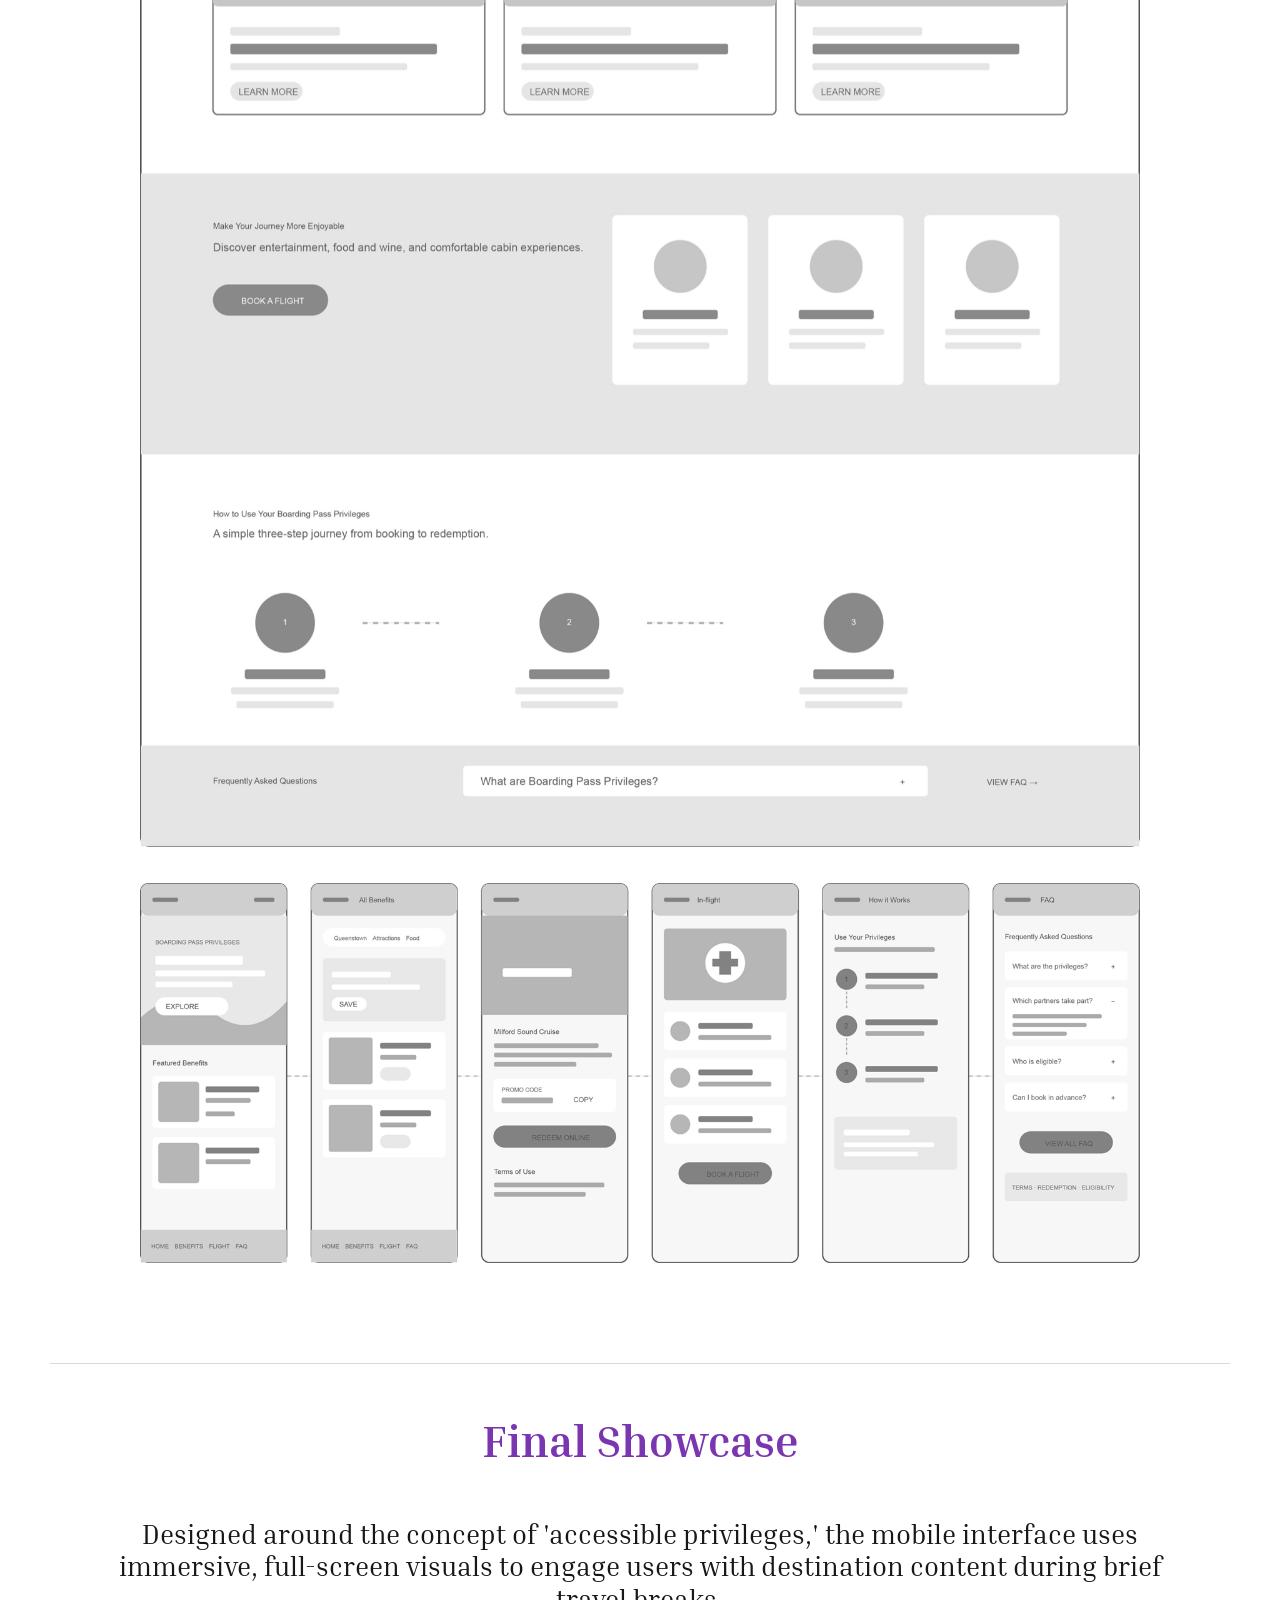
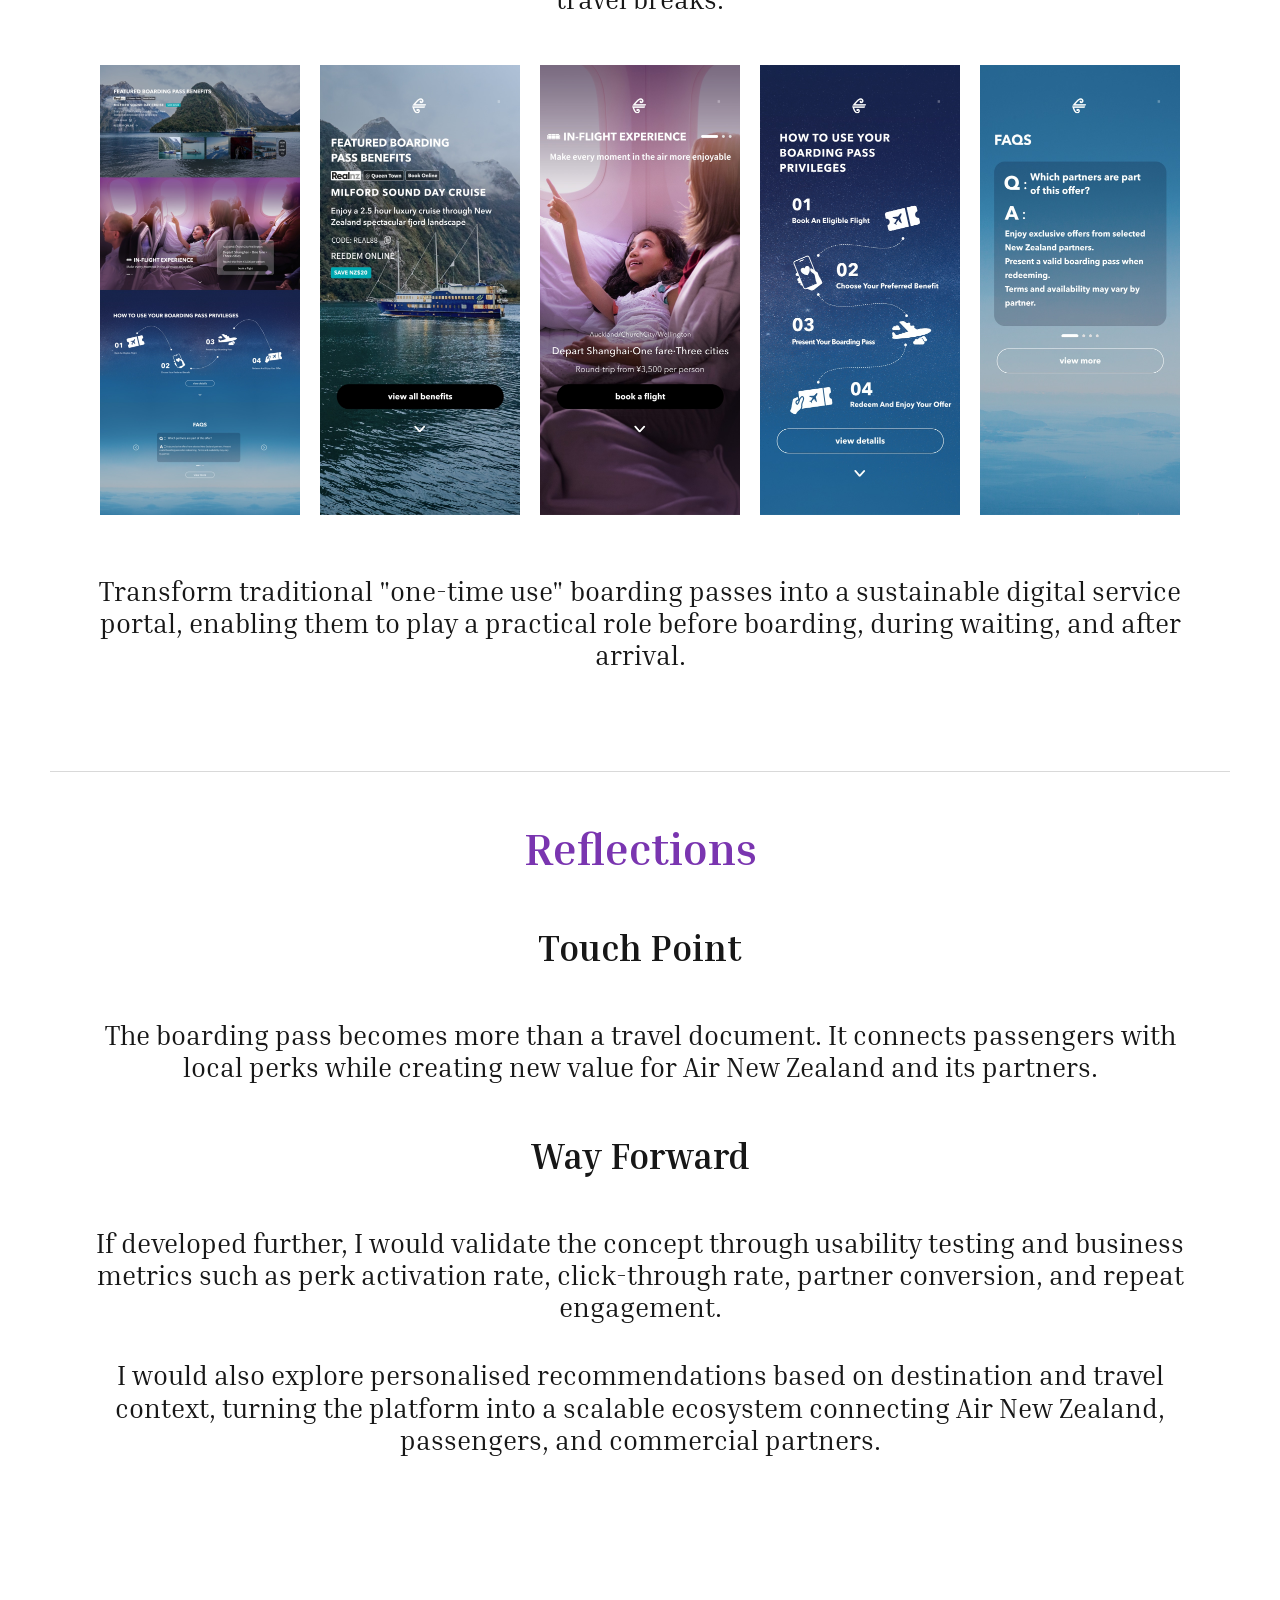
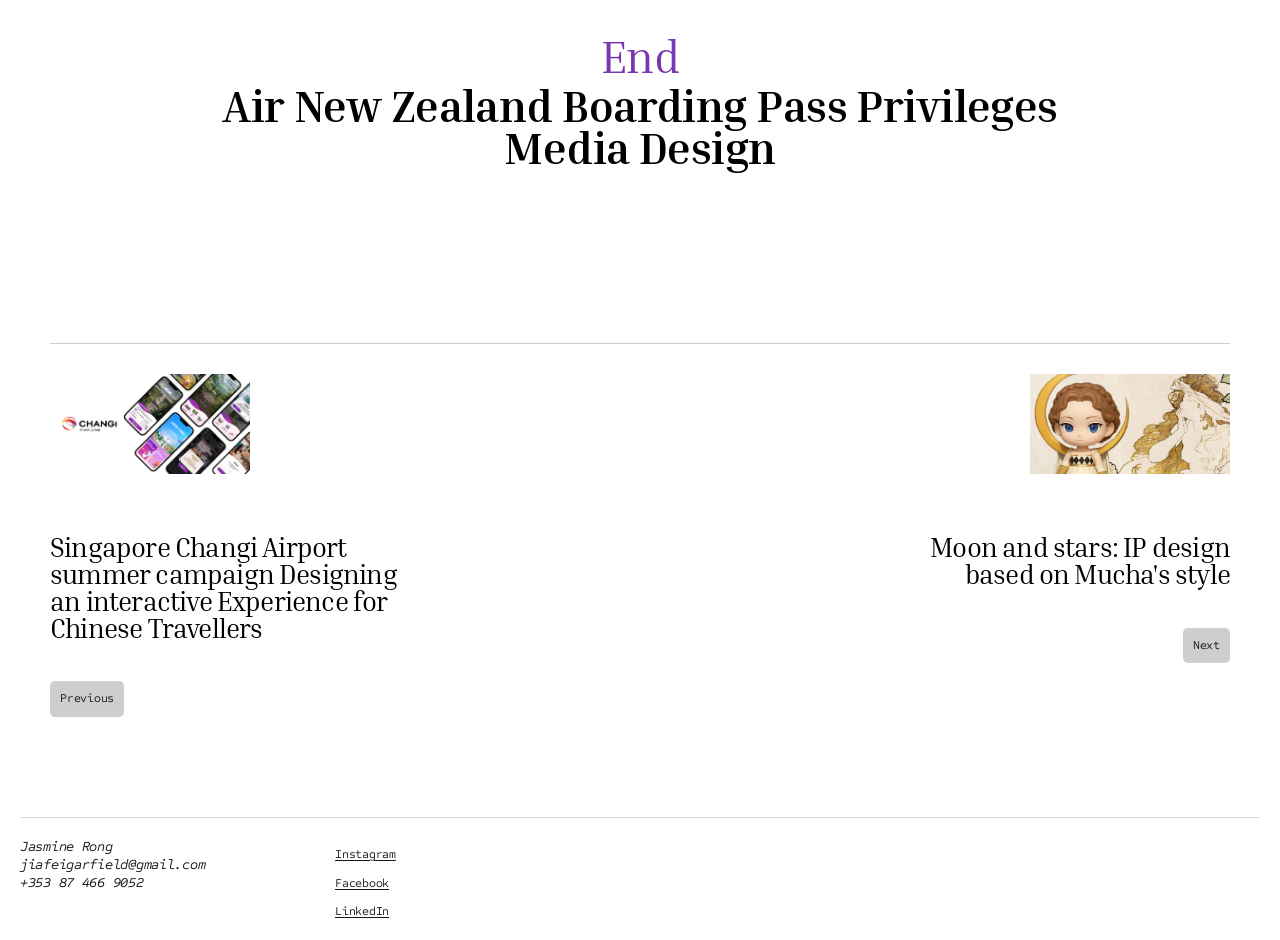
<file: project2_air-new-zealand.html>
<!doctype html>
<html lang="en">
<head>
  <meta charset="utf-8">
  <meta name="viewport" content="width=device-width, initial-scale=1">
  <meta name="description" content="Jasmine Rong's Air New Zealand boarding pass privileges design: connecting travel services with destination perks.">
<!-- Here is the project 2 -->
  <title>Air New Zealand boarding pass privileges | Jasmine Rong</title>
  <link rel="stylesheet" href="css/style.css">
</head>
<!-- Here is the main body of project2 -->
<body>
  <a class="skip-link" href="#main-content">Skip to main content</a>
  <!-- Here is the header -->
  <header class="site-header">
    <div class="container">
      <a class="brand" href="index.html">Jasmine Rong</a>
      <nav class="site-nav" aria-label="Main navigation">
        <ul>
          <li><a href="index.html">Home</a></li>
          <li><a href="index.html#projects">Projects</a></li>
          <li><a href="resume.html">Resume</a></li>
          <li><a href="contact.html">Contact</a></li>
        </ul>
      </nav>
    </div>
  </header>
<!-- Here is the main-content -->
  <main id="main-content" class="container">
    <header class="case-header">
      <!-- Here is the main title of project2 and case summary-->
      <h1>Air New Zealand boarding pass privileges media design</h1>
      <p class="case-summary">This project transforms the digital boarding pass into an integrated portal for travel services and city perks, ensuring Air New Zealand brand value is felt at every stage of the journey.</p>
      <p><strong>My role<br></strong>UI/UX Designer</p>
    </header>

      <section>
        <!-- Here is the overview of project2 -->
        <h2>Overview</h2>
        <p>The "Air New Zealand Boarding Pass Privilege" website is a dedicated promotional platform designed to enhance the value of booking direct flights with Air New Zealand. </p>
        <p>The primary objective of the project is to create an engaging showcase of exclusive partner privileges, ranging from local attractions and dining to accommodation and transport, available to eligible Air New Zealand passengers.</p>
        <p>It serves as a bridge between the airline's premium in-flight experience and the destination experience in New Zealand.</p>
      </section>
      <br>

      <section>
        <!-- Here is the challenges of project2 -->
        <h2>Project Challenges</h2>
        <p class="subheading">(1) Dual Conversion Focus</p>
        <p>Balancing the page layout to effectively drive both direct flight bookings and third-party privilege redemptions without confusing the user's primary journey.</p>
        <p class="subheading">(2) Eligibility Communication</p>
        <p>Translating strict campaign rules into concise, scannable UX elements to avoid customer frustration.</p>
        <p class="subheading">(3) Legacy Tech Limitations</p>
        <p>Designing a seamless user flow while being constrained by an inability to integrate directly with partner booking.</p>        
      </section>
      <br>

      <section>
        <h2>Key insights</h2>
        <!-- Here is the key insights of pj2 -->
        <p class="subheading">(1) Value Proposition</p>
        <p>High-value destination perks act as the primary hook, effectively driving user engagement over standard flight ads.</p>
        <p class="subheading">(2) Redemption Friction</p>
        <p>The disconnect between digital promo codes and mandatory physical boarding pass requirements risks user drop-off.</p>
        <p class="subheading">(3) Strategic Cross-Selling</p>
        <p>Pairing attractive local partner discounts directly with flight booking CTAs successfully stimulates impulse ticket purchases.</p>
        <p class="subheading">(4) Expectation Management</p>
        <p>Upfront transparency regarding strict eligibility rules prevents user frustration and reduces post-booking customer service issues.</p>
      </section>
      <br>

      <section>
        <!-- Here is user persona of pj2 -->
        <h2>User Persona</h2>
        <img src="media/project2/anz_persona1.png" alt="user persona 1" width="600" height="400">
        <img src="media/project2/anz_persona2.png" alt="user persona 2" width="600" height="400">
     </section>
     <br>

      <section>
        <!-- Here is design process of pj2 -->
        <h2>Design Process</h2>
        <p>I translate insights into design requirements.</p>
        <ol class="requirements-flow">
          <li>Hightlight Value - Visual Prominence</li>
          <li>Bridge Friction - Clear Instructions</li>
          <li>Cross_Selling - Strategic CTAs</li>
          <li>Expectation Management - Upfront Transparency</li>
        </ol>
      </section>
      <br>

      <section>
        <!-- Here is the site map image -->
        <h2>Site Map</h2>
        <img src="media/project2/site%20map.png" alt="site map for anz" width="600" height="400">
      </section>
      <br>

      <section>
        <!-- Here is the lo-fi screens -->
        <h2>Lo-Fi Interfaces</h2>
        <img src="media/project2/lofi-web.png" alt="lofi web for anz" width="1000" height="500"><br>
        <img src="media/project2/lofi-mobile.png" alt="lofi mobile for anz" width="1000" height="500"><br>
      </section> 

      <section>
        <!-- Here is the final showcase screens -->
        <h2>Final Showcase</h2>
        <p>Designed around the concept of 'accessible privileges,' the mobile interface uses immersive, full-screen visuals to engage users with destination content during brief travel breaks.</p>
        <div class="row">
          <img src="media/project2/showcase1.jpg" alt="anz showcase1" width="200" height="450">
          <img src="media/project2/showcase2-1.jpg" alt="anz showcase2-1" width="200" height="450">
          <img src="media/project2/showcase2-2.jpg" alt="anz showcase2-2" width="200" height="450">
          <img src="media/project2/showcase2-3.jpg" alt="anz showcase2-3" width="200" height="450">
          <img src="media/project2/showcase2-4.jpg" alt="anz showcase2-4" width="200" height="450">
        </div>
        <br>
        <!-- Here is explaination of the final showacase screens -->
        <p>Transform traditional "one-time use" boarding passes into a sustainable digital service portal, enabling them to play a practical role before boarding, during waiting, and after arrival.</p>
      </section>

      <section>
        <!-- Here is the reflections of pj2: Touchpoint and Wayforward-->
        <h2>Reflections</h2>
        <p class="subheading">Touch point</p>
        <p>The boarding pass becomes more than a travel document. It connects passengers with local perks while creating new value for Air New Zealand and its partners.</p>
        <p class="subheading">Way Forward</p>
        <p>If developed further, I would validate the concept through usability testing and business metrics such as perk activation rate, click-through rate, partner conversion, and repeat engagement. </p>
        <p>I would also explore personalised recommendations based on destination and travel context, turning the platform into a scalable ecosystem connecting Air New Zealand, passengers, and commercial partners.</p>
      </section>
      <br>

      <section>
        <!-- Here is the end title: repeat the pj2 title -->
        <h3>End</h3>
        <p>Air New Zealand boarding pass privileges media design</p><br>
      </section>
      <!-- Here is the changepart of the project-->
      <nav class="changepage" aria-label="more projects">
        <article class="anz-list">
          <!-- Here is the previous project -->
          <img src="media/changi-cover.jpg" alt="singapore changi airport cover" width="200" height="100">
          <div class="changepage-info">
            <h4 class="changepage-tag">Singapore Changi Airport summer campaign Designing an interactive Experience for Chinese Travellers</h4>
            <a class="button-previous" href="project1_changi.html">Previous</a>
          </div>
        </article>

        <article class="changepage-list changepage-list-next">
          <!-- Here is the next project -->
          <img src="media/moon-and-stars-cover.jpg" alt="moon-and-stars-cover" width="200" height="100">
          <div class="changepage-info">
            <h4 class="changepage-tag">Moon and stars: IP design based on Mucha's style</h4>
            <a class="button-next" href="project3_moon-and-stars.html">Next</a>
          </div>
        </article>
      </nav>
  </main>
<!-- Here is the page footer -->
  <footer id="contact" class="site-footer">
    <div class="container footer-inner">
      <address class="contact-details">
        <strong>Jasmine Rong</strong><br>
        <a href="mailto:jiafeigarfield@gmail.com">jiafeigarfield@gmail.com</a><br>
        <a href="tel:+353874669052">+353 87 466 9052</a>
      </address>
      <nav class="social-links" aria-label="Social media">
        <ul>
          <li><a href="https://www.instagram.com/jjffy0273/">Instagram</a></li>
          <li><a href="https://www.facebook.com/profile.php?id=61578293039542">Facebook</a></li>
          <li><a href="https://www.linkedin.com/in/jiafei-rong-65b0a43a6">LinkedIn</a></li>
        </ul>
      </nav>
    </div>
  </footer>
  
</body>
</html>
</file>
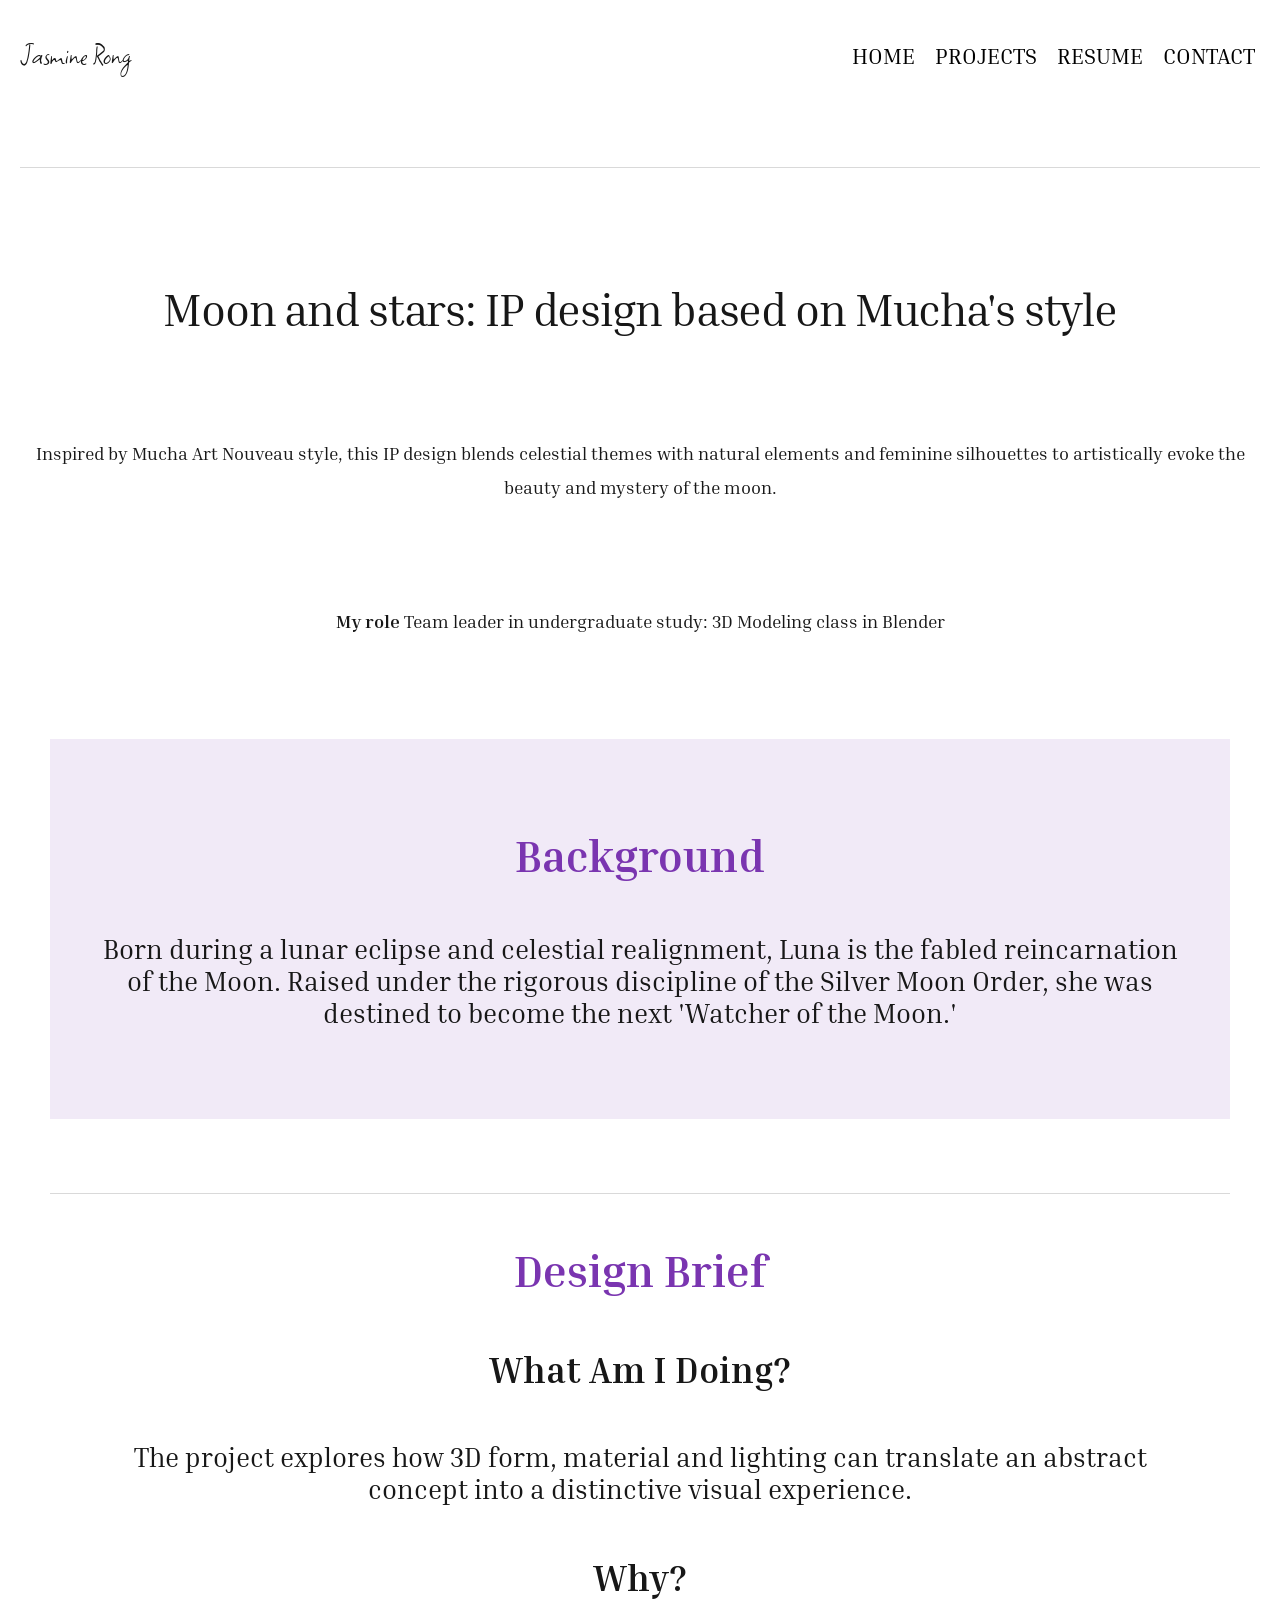
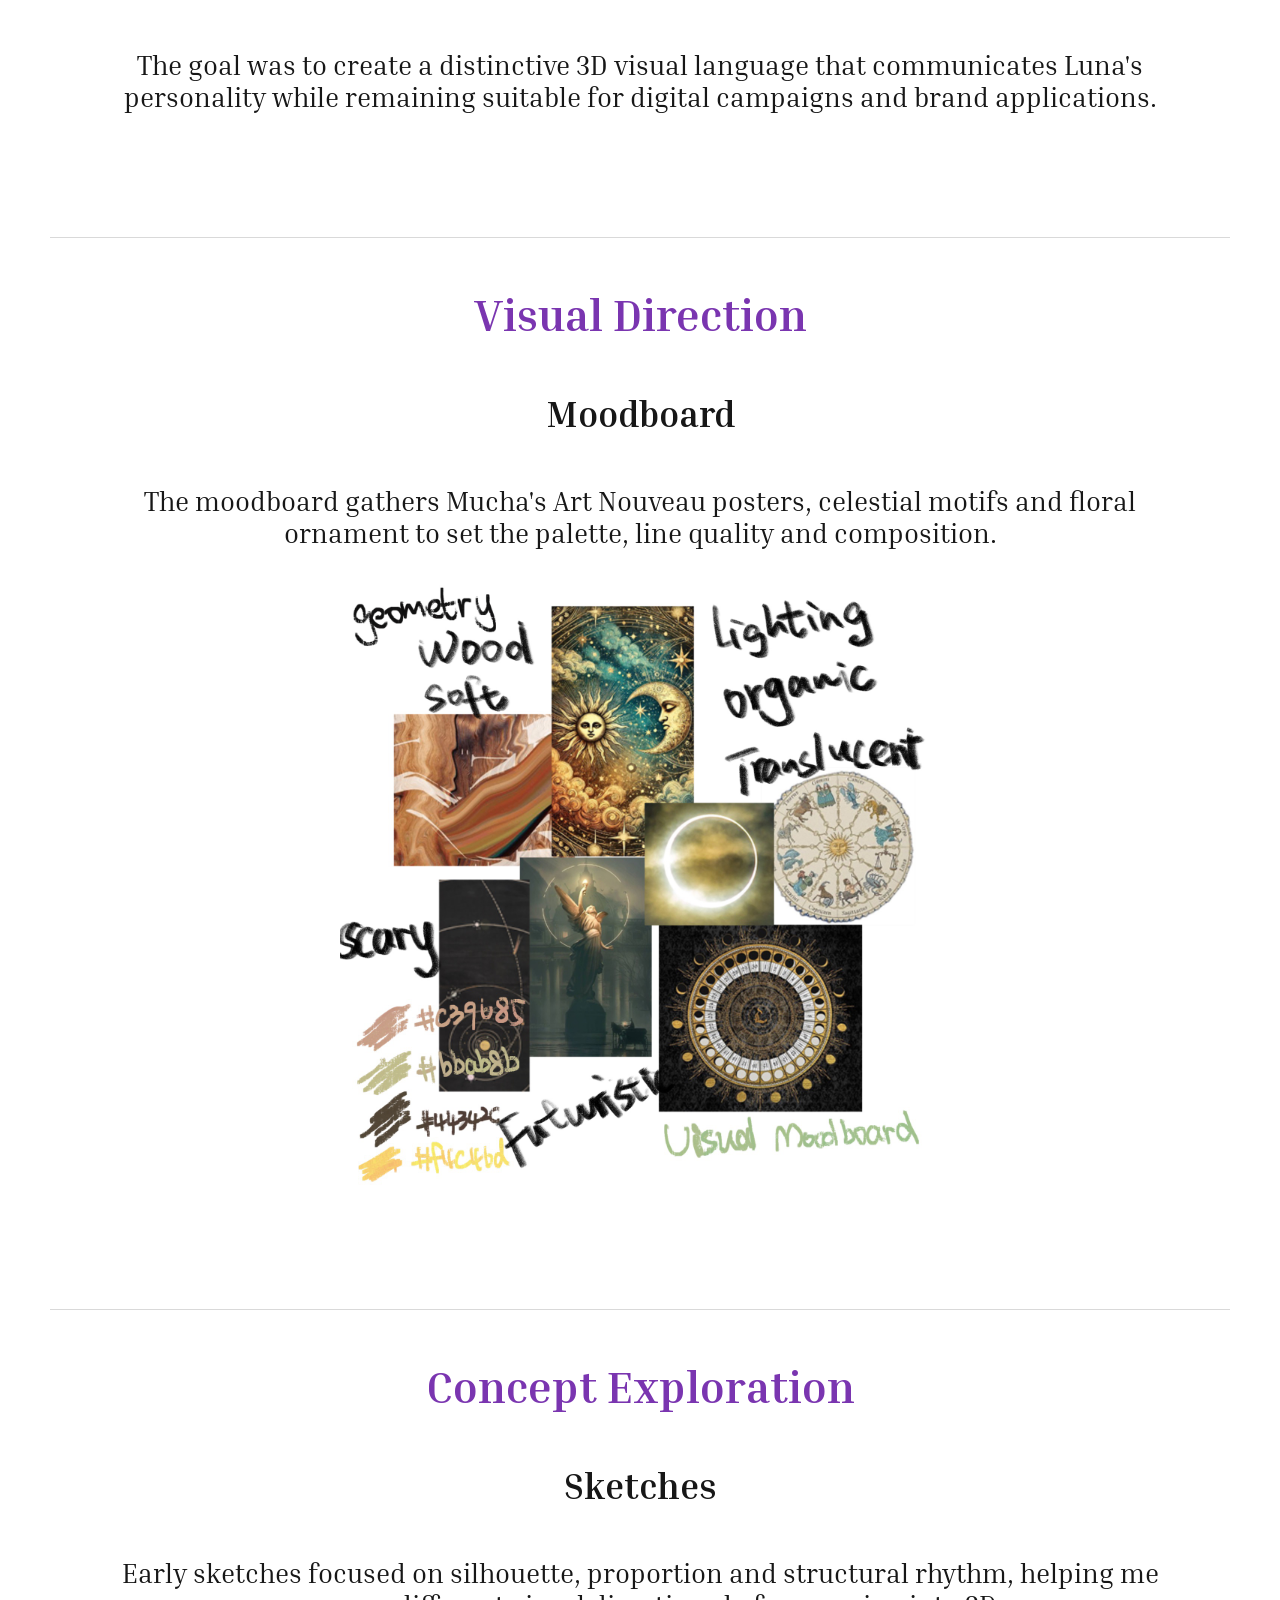
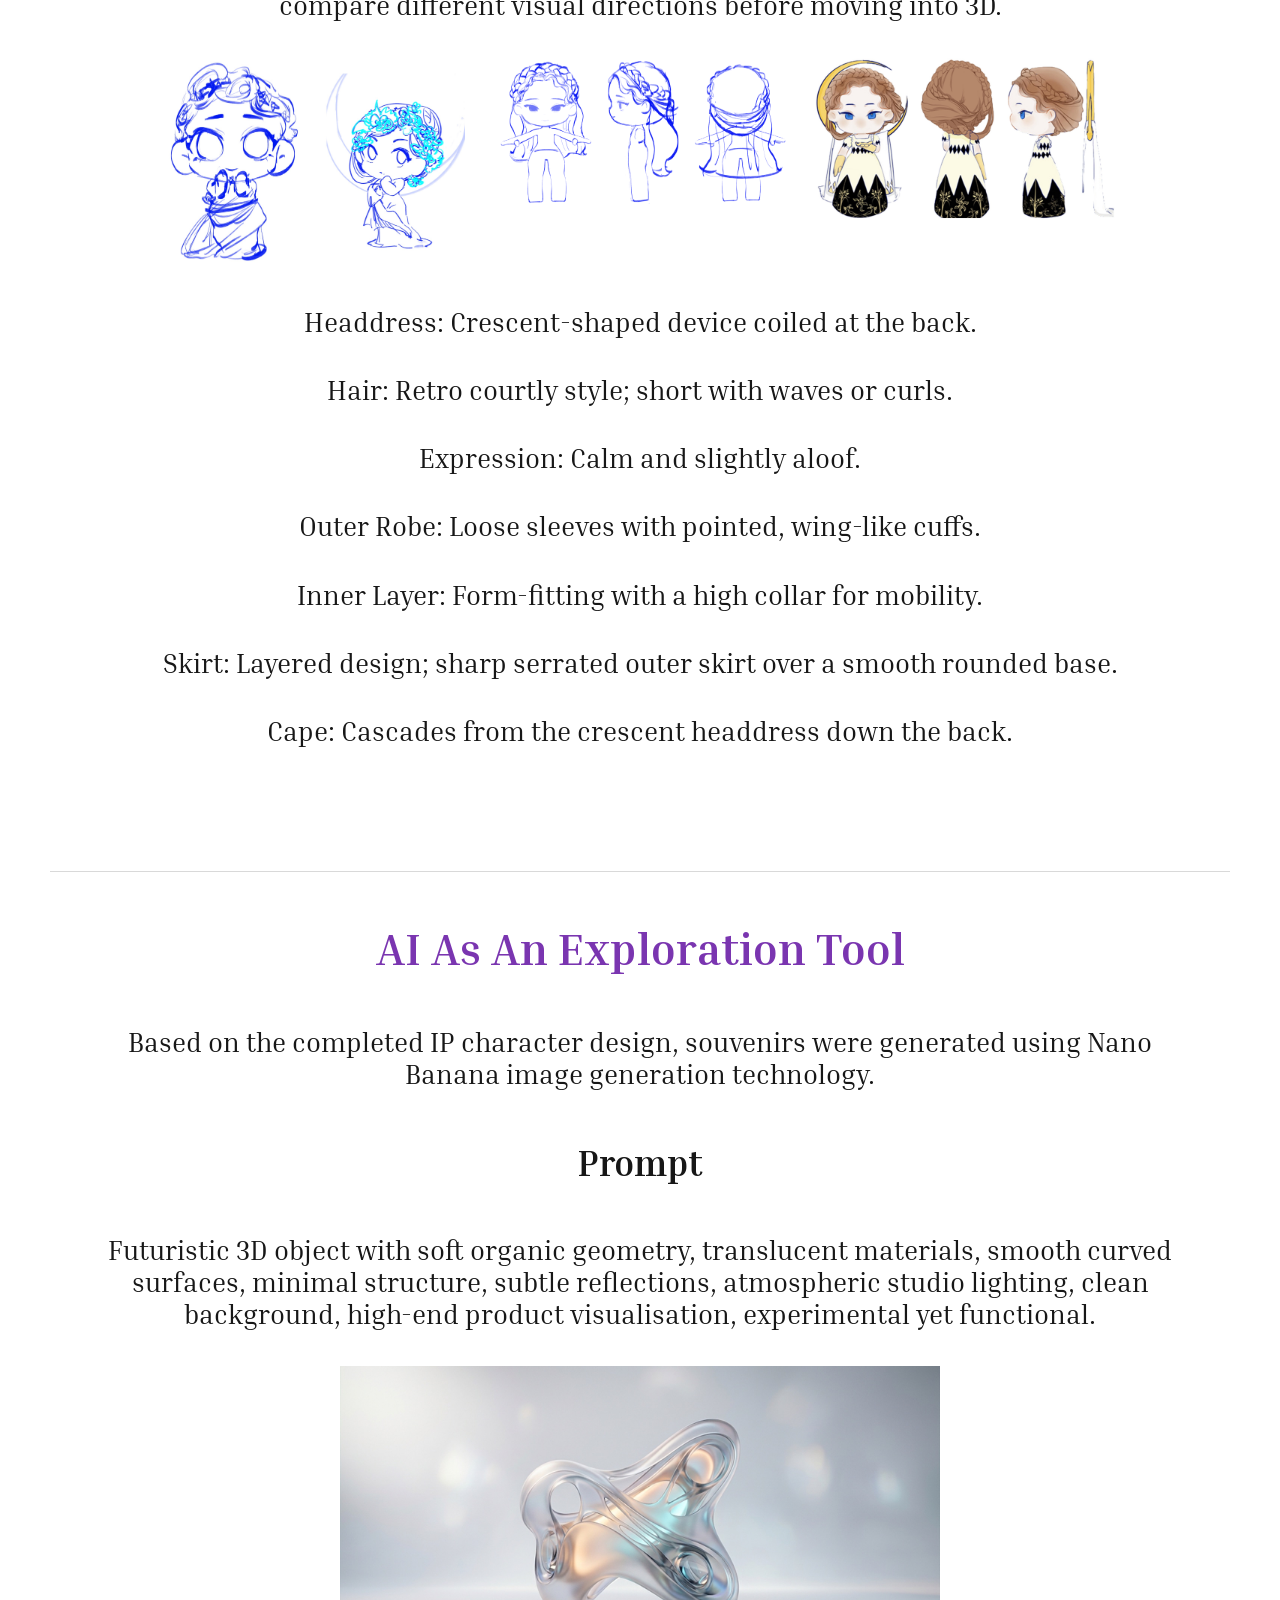
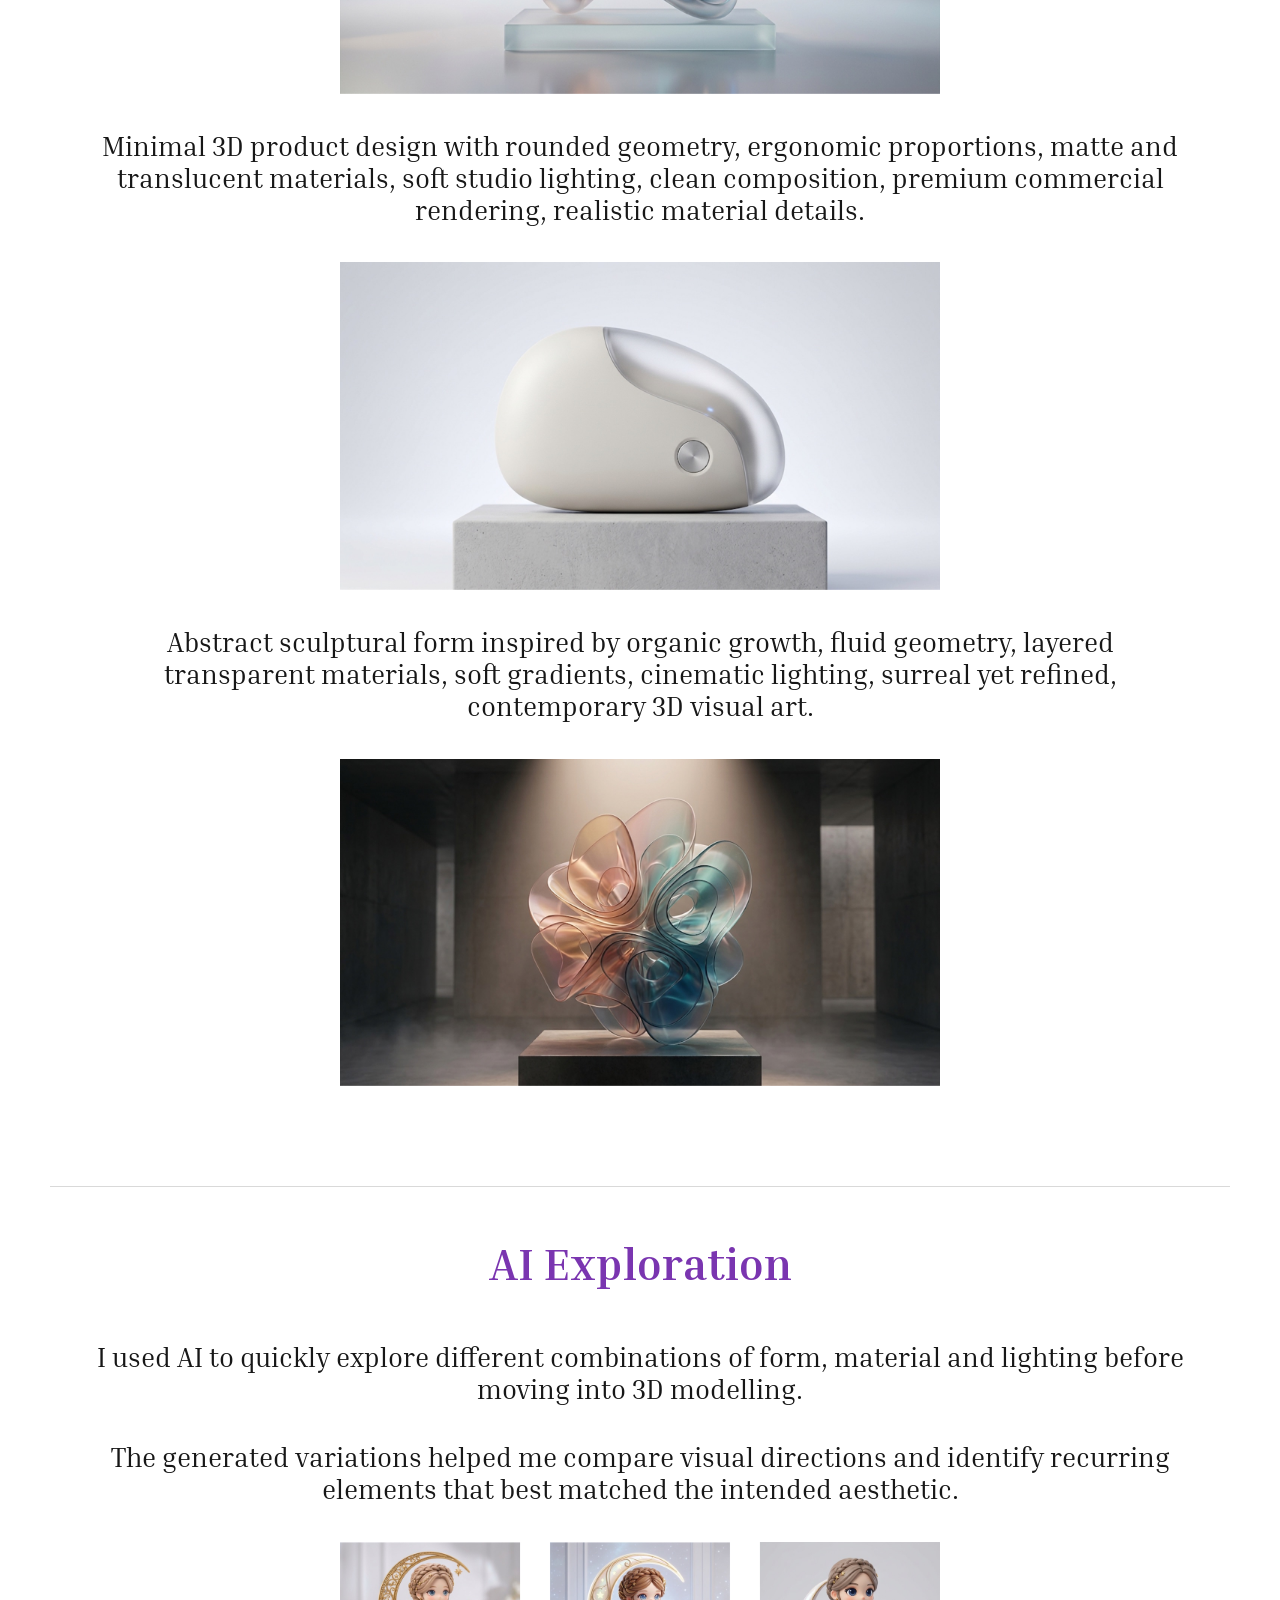
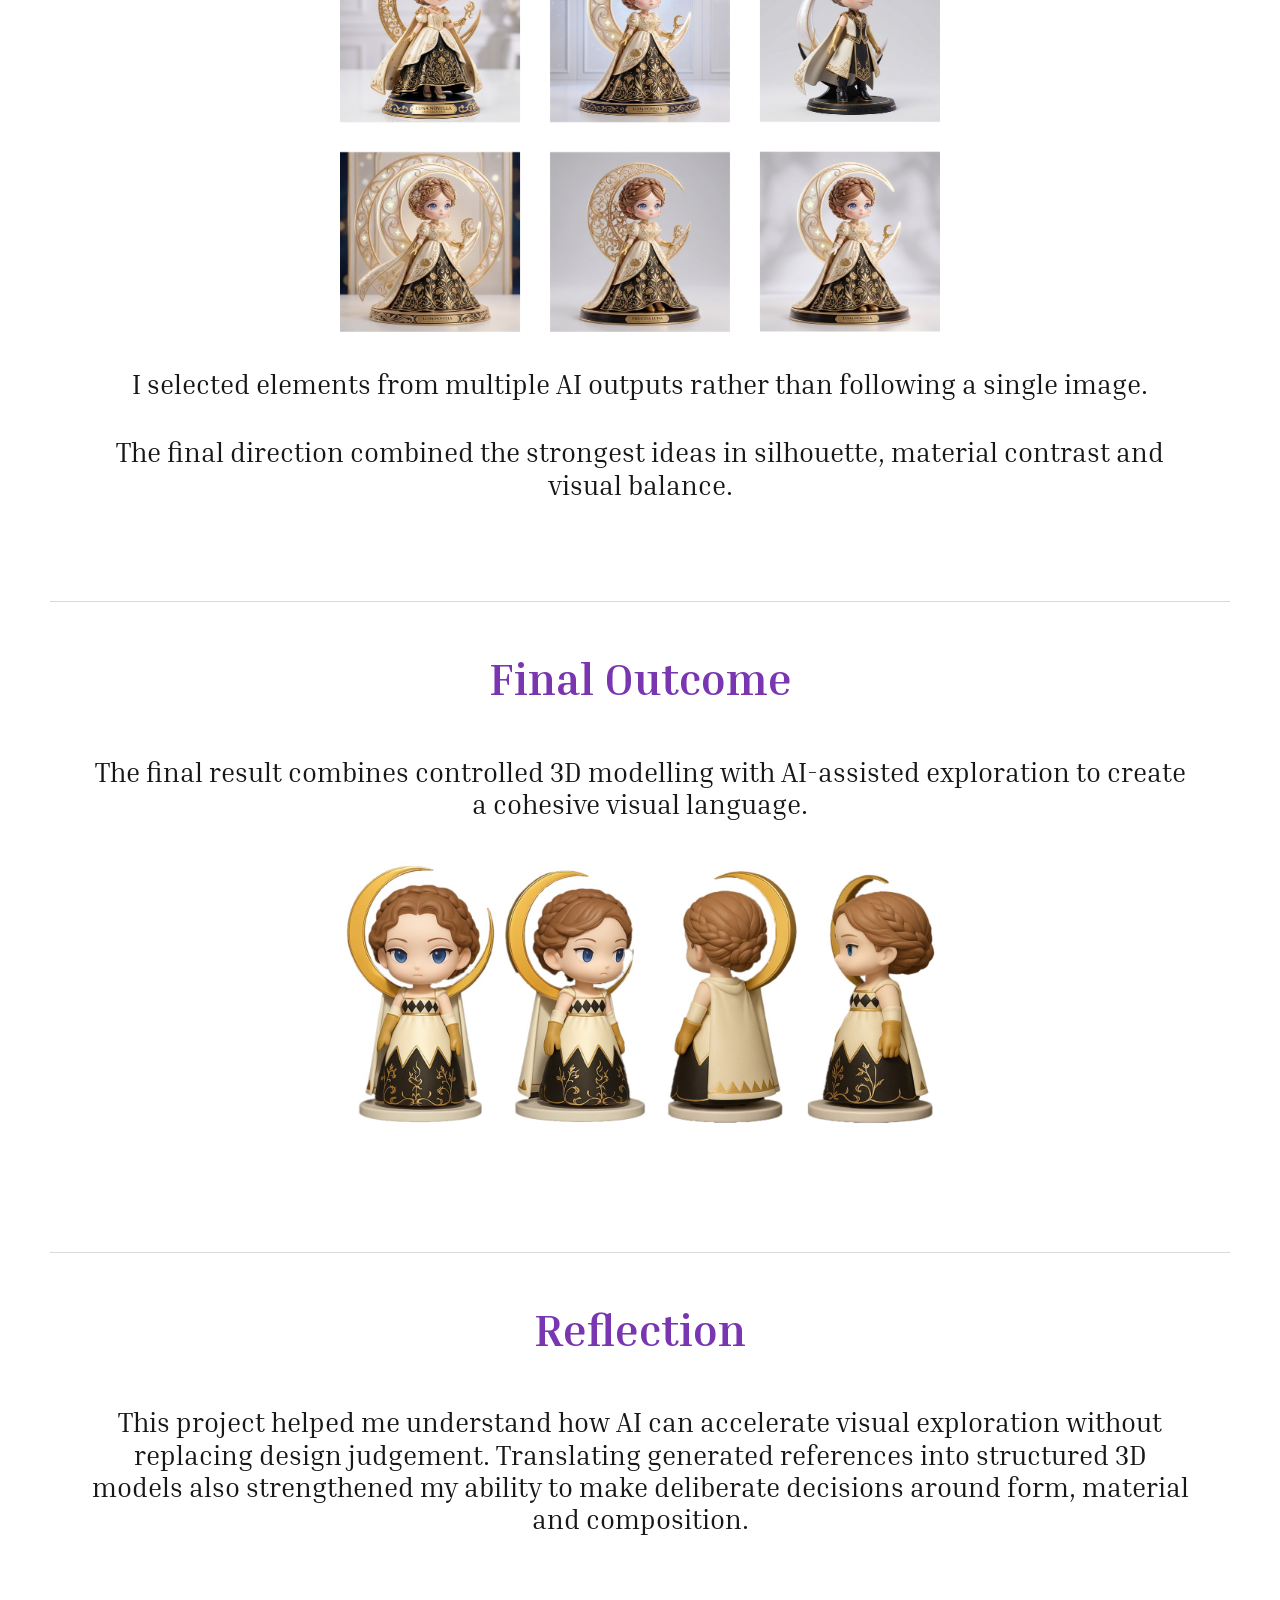
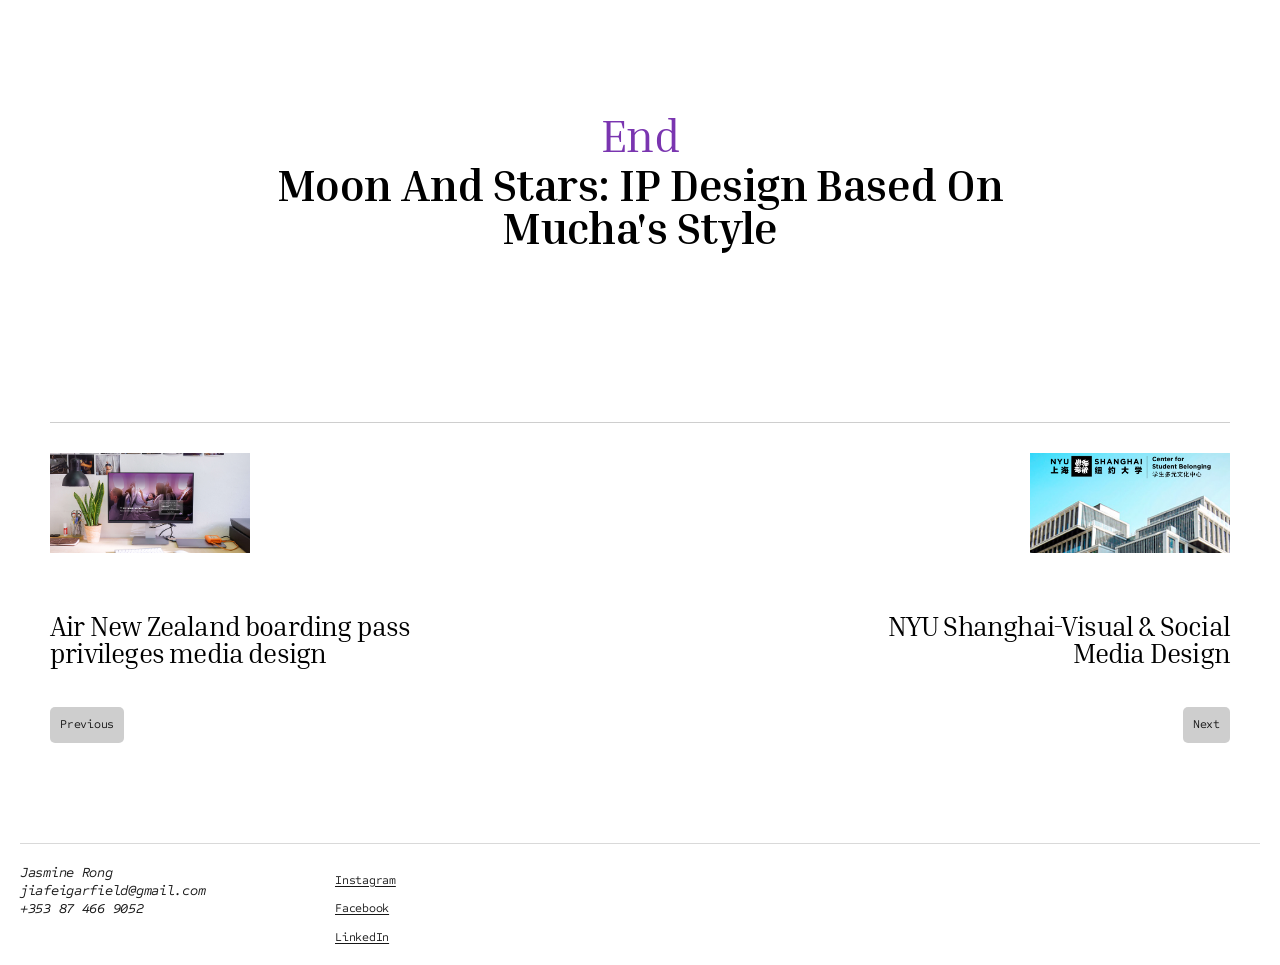
<file: project3_moon-and-stars.html>
<!DOCTYPE html>
<html lang="en">
<head>
  <meta charset="UTF-8">
  <meta name="viewport" content="width=device-width, initial-scale=1.0">
  <meta name="description" content="Moon and stars: an IP design case study by Jasmine Rong, inspired by Mucha's style.">
<!-- Here is the project3 title -->
  <title>Moon and stars | Jasmine Rong</title>
  <link rel="stylesheet" href="css/style.css">
</head>

<!-- Here is the header -->
<body>
  <a class="skip-link" href="#main-content">Skip to main content</a>
  <header class="site-header">
    <div class="container">
      <a class="brand" href="index.html">Jasmine Rong</a>
      <nav class="site-nav" aria-label="Main navigation">
        <ul>
          <li><a href="index.html">Home</a></li>
          <li><a href="index.html#projects">Projects</a></li>
          <li><a href="resume.html">Resume</a></li>
          <li><a href="contact.html">Contact</a></li>
        </ul>
      </nav>
    </div>
  </header>
<!-- Here is the main content of pj3 -->
  <main id="main-content" class="container">
    <header class="case-header">
      <!-- Project3 name and case summary -->
      <h1>Moon and stars: IP design based on Mucha's style</h1>
      <p class="case-summary">Inspired by Mucha Art Nouveau style, this IP design blends celestial themes with natural elements and feminine silhouettes to artistically evoke the beauty and mystery of the moon.</p>
      <p><strong>My role</strong> Team leader in undergraduate study: 3D Modeling class in Blender</p>
    </header>

      <section>
      <!-- Background -->
      <h2>Background</h2>
      <p>Born during a lunar eclipse and celestial realignment, Luna is the fabled reincarnation of the Moon. Raised under the rigorous discipline of the Silver Moon Order, she was destined to become the next 'Watcher of the Moon.'</p>
      </section>
      <br>

      <section>
        <!-- Design brief: include two subheadings -->
        <h2>Design Brief</h2>   
        <p class="subheading">What am I doing?</p>
        <p>The project explores how 3D form, material and lighting can translate an abstract concept into a distinctive visual experience.</p>
        <p class="subheading">Why?</p>
        <p>The goal was to create a distinctive 3D visual language that communicates Luna's personality while remaining suitable for digital campaigns and brand applications.</p>     
      </section>
      <br>

      <section>
        <!-- Visual direction -->
        <h2>Visual Direction</h2>
        <p class="subheading">Moodboard</p>
        <p>The moodboard gathers Mucha's Art Nouveau posters, celestial motifs and floral ornament to set the palette, line quality and composition.</p>
        <img src="media/project3/moodboard.jpg" alt="moodboard for ip design" width="600" height="300">
      </section> 
      <br>

      <section>
        <!-- Concept exploration -->
        <h2>Concept Exploration</h2>
        <!-- Sketches of model making -->
        <p class="subheading">Sketches</p>
        <p>Early sketches focused on silhouette, proportion and structural rhythm, helping me compare different visual directions before moving into 3D.</p>
        <img src="media/project3/sketch1.jpg" alt="sketch1 for ip design" width="300" height="100">
        <img src="media/project3/sketch2.png" alt="sketch2 for ip design" width="300" height="100">
        <img src="media/project3/sketch3.jpg" alt="sketch3 for ip design" width="300" height="100">
        <br>
        <!-- Some charactor infos here -->
        <p>Headdress: Crescent-shaped device coiled at the back.</p>
        <p>Hair: Retro courtly style; short with waves or curls.</p>
        <p>Expression: Calm and slightly aloof.</p>
        <p>Outer Robe: Loose sleeves with pointed, wing-like cuffs.</p>
        <p>Inner Layer: Form-fitting with a high collar for mobility.</p>
        <p>Skirt: Layered design; sharp serrated outer skirt over a smooth rounded base.</p>
        <p>Cape: Cascades from the crescent headdress down the back.</p>
      </section>
      <br>

      <section>
        <!-- Exploation of AI tool, different prompts for reference-->
        <h2>AI as an exploration tool</h2>
        <p>Based on the completed IP character design, souvenirs were generated using Nano Banana image generation technology.</p>
        <p class="subheading">Prompt</p>
        <p>Futuristic 3D object with soft organic geometry, translucent materials, smooth curved surfaces, minimal structure, subtle reflections, atmospheric studio lighting, clean background, high-end product visualisation, experimental yet functional.</p>
        <img src="media/project3/prompt1.jpg" alt="prompt 1 ai for ip design" width="600" height="300">        
        <p>Minimal 3D product design with rounded geometry, ergonomic proportions, matte and translucent materials, soft studio lighting, clean composition, premium commercial rendering, realistic material details.</p>
        <img src="media/project3/prompt2.jpg" alt="prompt 2 ai for ip design" width="600" height="300">
        <p>Abstract sculptural form inspired by organic growth, fluid geometry, layered transparent materials, soft gradients, cinematic lighting, surreal yet refined, contemporary 3D visual art.</p>
        <img src="media/project3/prompt3.jpg" alt="prompt 3 ai for ip design" width="600" height="300">
      </section>

      <section>
        <!-- further AI exploration  -->
        <h2>AI exploration</h2>
        <p>I used AI to quickly explore different combinations of form, material and lighting before moving into 3D modelling.</p>
        <p>The generated variations helped me compare visual directions and identify recurring elements that best matched the intended aesthetic.</p>
        <img src="media/project3/ai%20exploration.jpg" alt="ai exploration pic" width="600" height="300">
        <p>I selected elements from multiple AI outputs rather than following a single image.</p>
        <p>The final direction combined the strongest ideas in silhouette, material contrast and visual balance.</p>
      </section>

      <section>
        <!-- Final outcome screens -->
        <h2>Final Outcome</h2>
        <p>The final result combines controlled 3D modelling with AI-assisted exploration to create a cohesive visual language.</p>
        <img src="media/project3/final_outcome.jpg" alt="final_outcome for this modelling" width="600" height="300">
      </section>
      <br>

      <section>
        <!-- Project reflection -->
        <h2>Reflection</h2>
        <p>This project helped me understand how AI can accelerate visual exploration without replacing design judgement. Translating generated references into structured 3D models also strengthened my ability to make deliberate decisions around form, material and composition.</p>
      </section>
      <br>

      <section>
        <!-- End title -->
        <h3>End</h3>
        <p>Moon and stars: IP design based on Mucha's style</p><br>
      </section>

      <nav class="changepage" aria-label="more projects">
        <article class="mucha-list">
          <!-- Previous project page -->
          <img src="media/air-new-zealand-cover.jpg" alt="anz cover" width="200" height="100">
          <div class="changepage-info">
            <h4 class="changepage-tag">Air New Zealand boarding pass privileges media design</h4>
            <a class="button-previous" href="project2_air-new-zealand.html">Previous</a>
          </div>
        </article>
        <!-- Next project page -->
        <article class="changepage-list changepage-list-next">
          <img src="media/nyush.png" alt="nyush logo cover" width="200" height="100">
          <div class="changepage-info">
            <h4 class="changepage-tag">NYU Shanghai-Visual & Social Media Design</h4>
            <a class="button-next" href="project4_nyu-shanghai.html">Next</a>
          </div>
        </article>
      </nav>
  </main>
  <!-- Footer in this page -->
  <footer id="contact" class="site-footer">
    <div class="container footer-inner">
      <address class="contact-details">
        <strong>Jasmine Rong</strong><br>
        <a href="mailto:jiafeigarfield@gmail.com">jiafeigarfield@gmail.com</a><br>
        <a href="tel:+353874669052">+353 87 466 9052</a>
      </address>
      <nav class="social-links" aria-label="Social media">
        <ul>
          <li><a href="https://www.instagram.com/jjffy0273/">Instagram</a></li>
          <li><a href="https://www.facebook.com/profile.php?id=61578293039542">Facebook</a></li>
          <li><a href="https://www.linkedin.com/in/jiafei-rong-65b0a43a6">LinkedIn</a></li>
        </ul>
      </nav>
    </div>
  </footer>
  
</body>
</html>
</file>
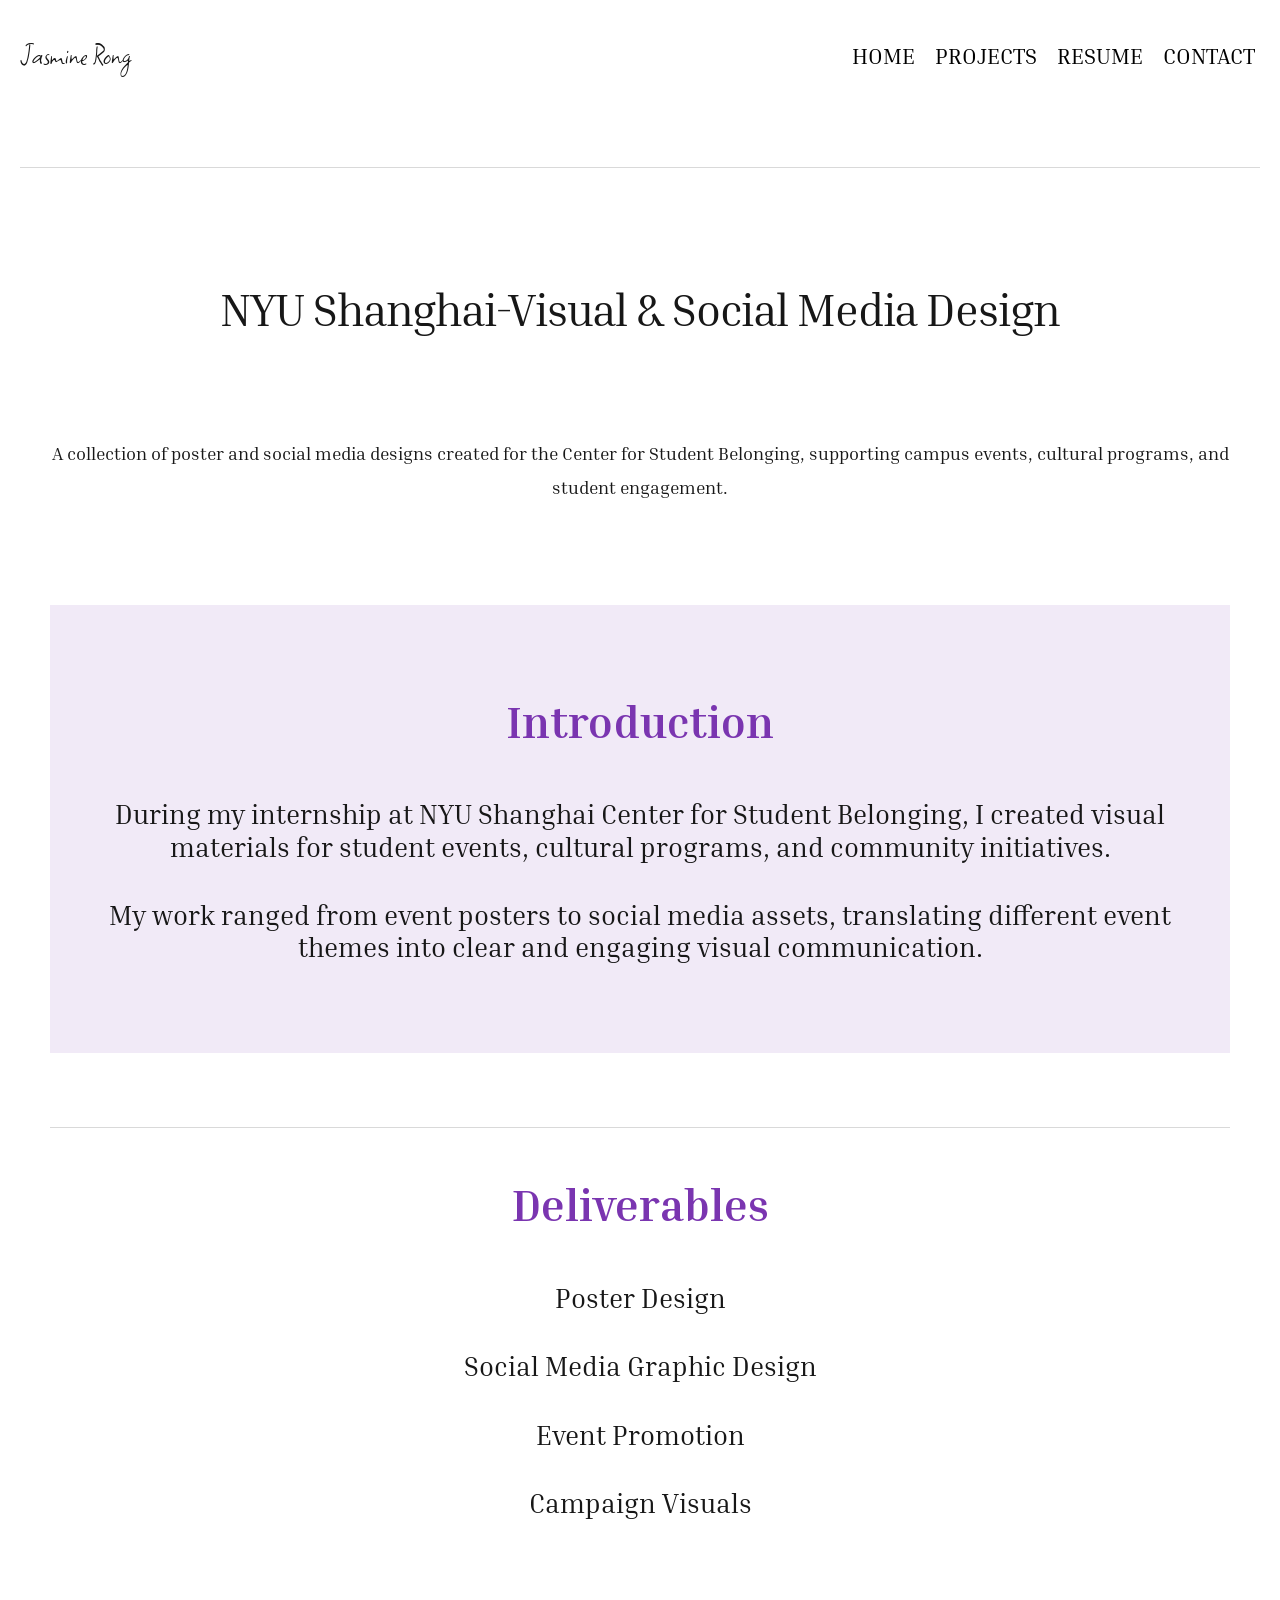
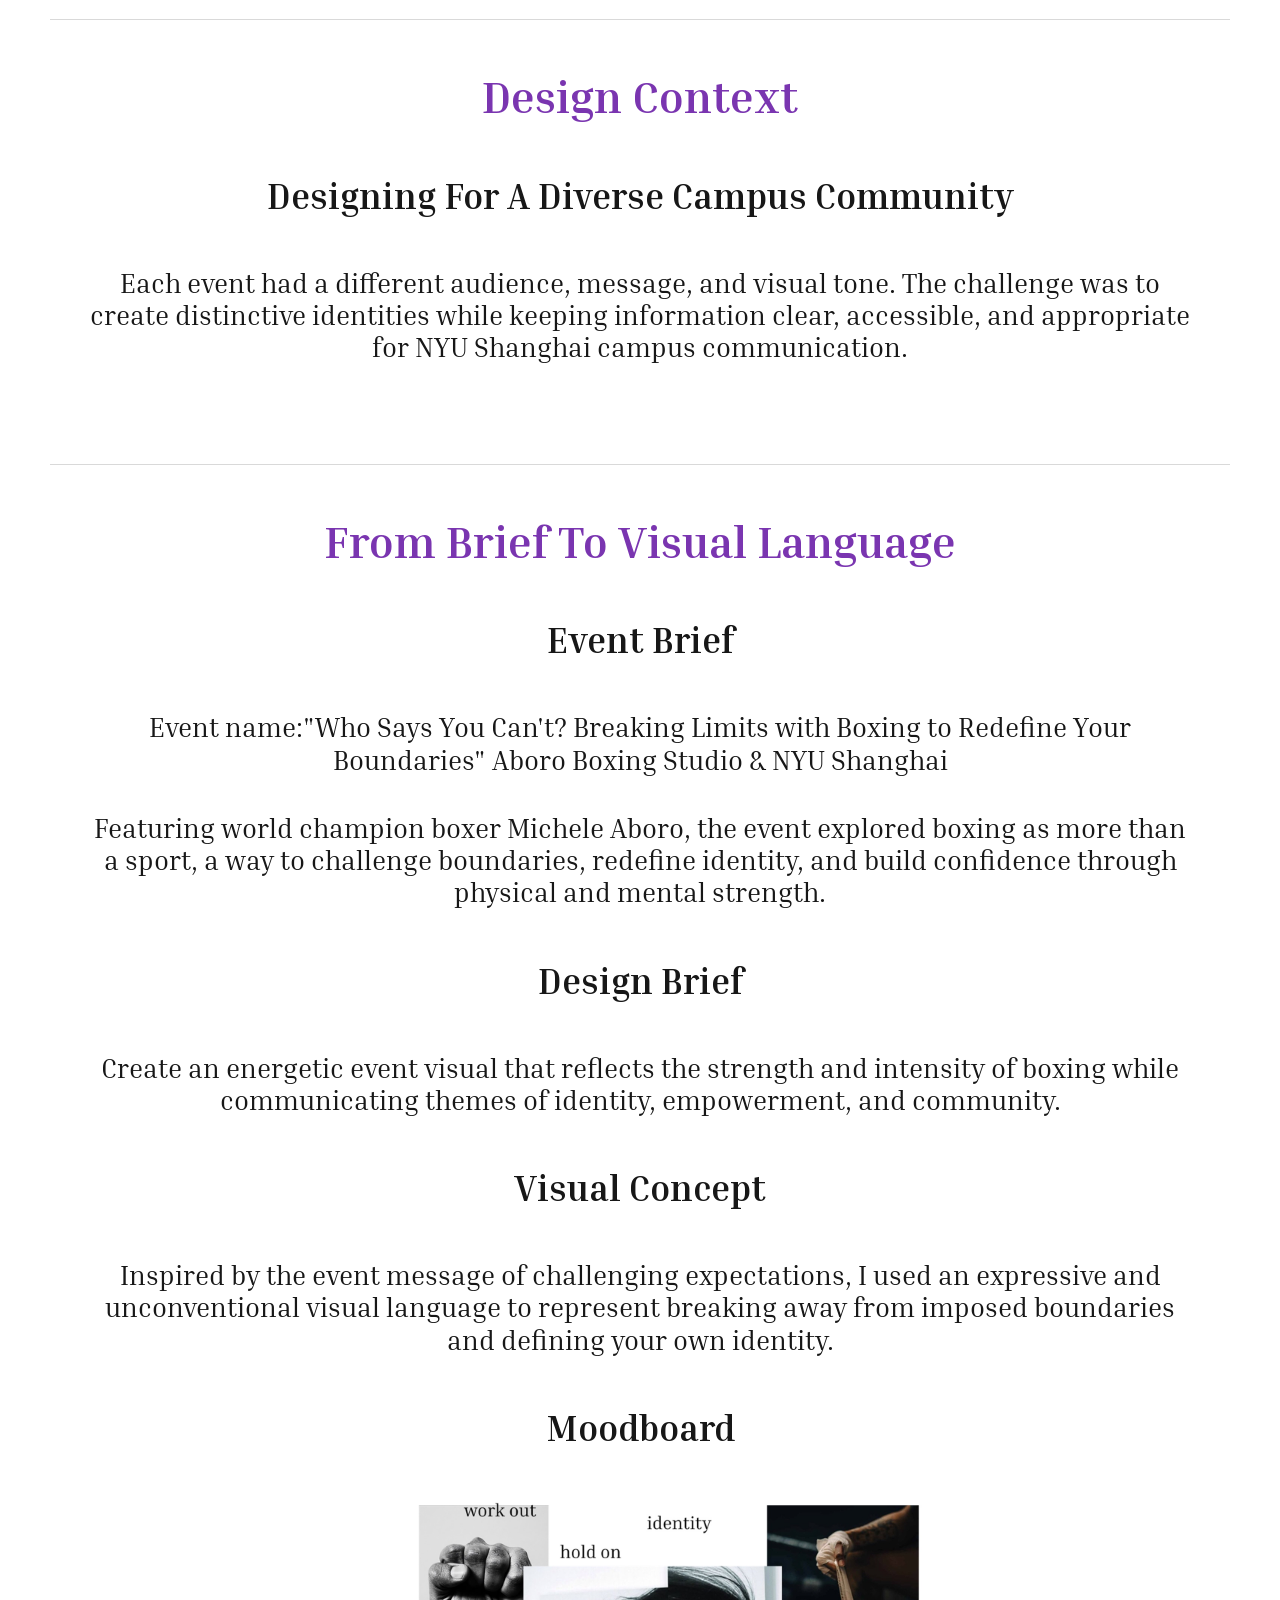
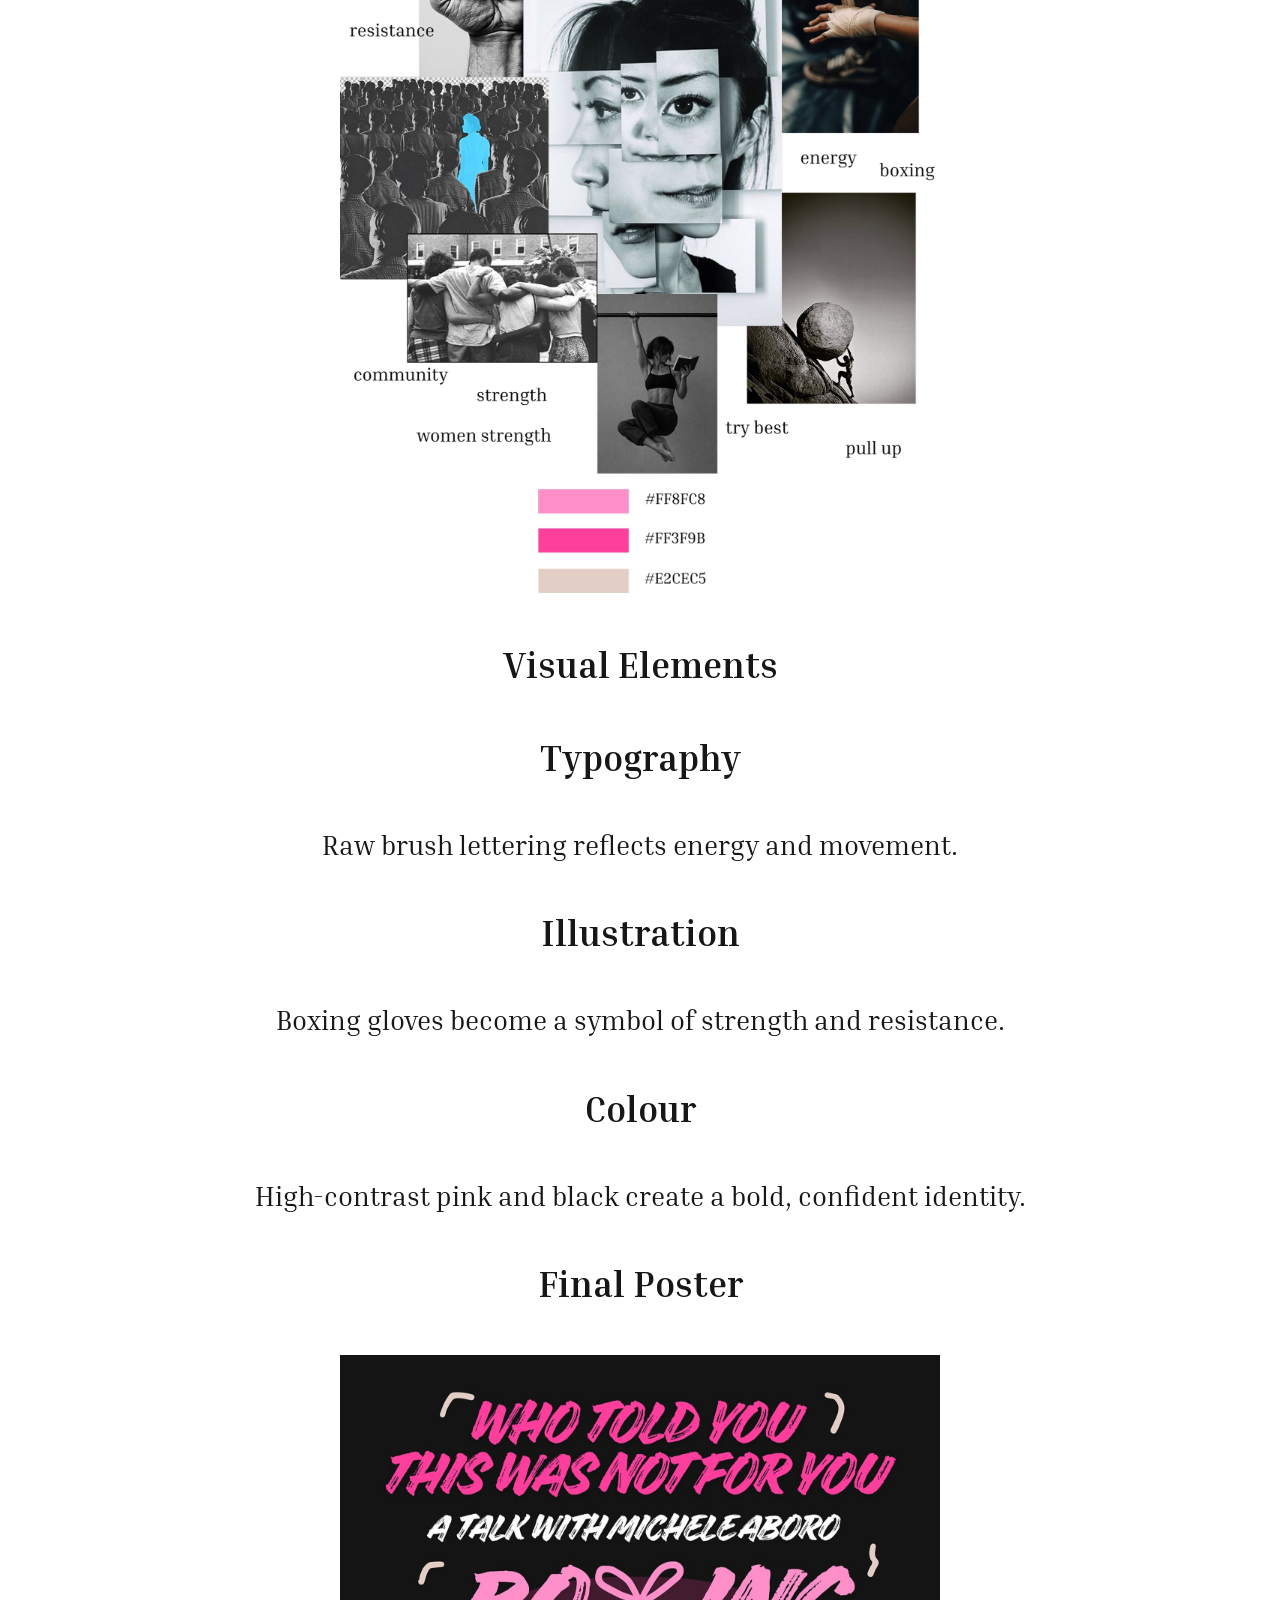
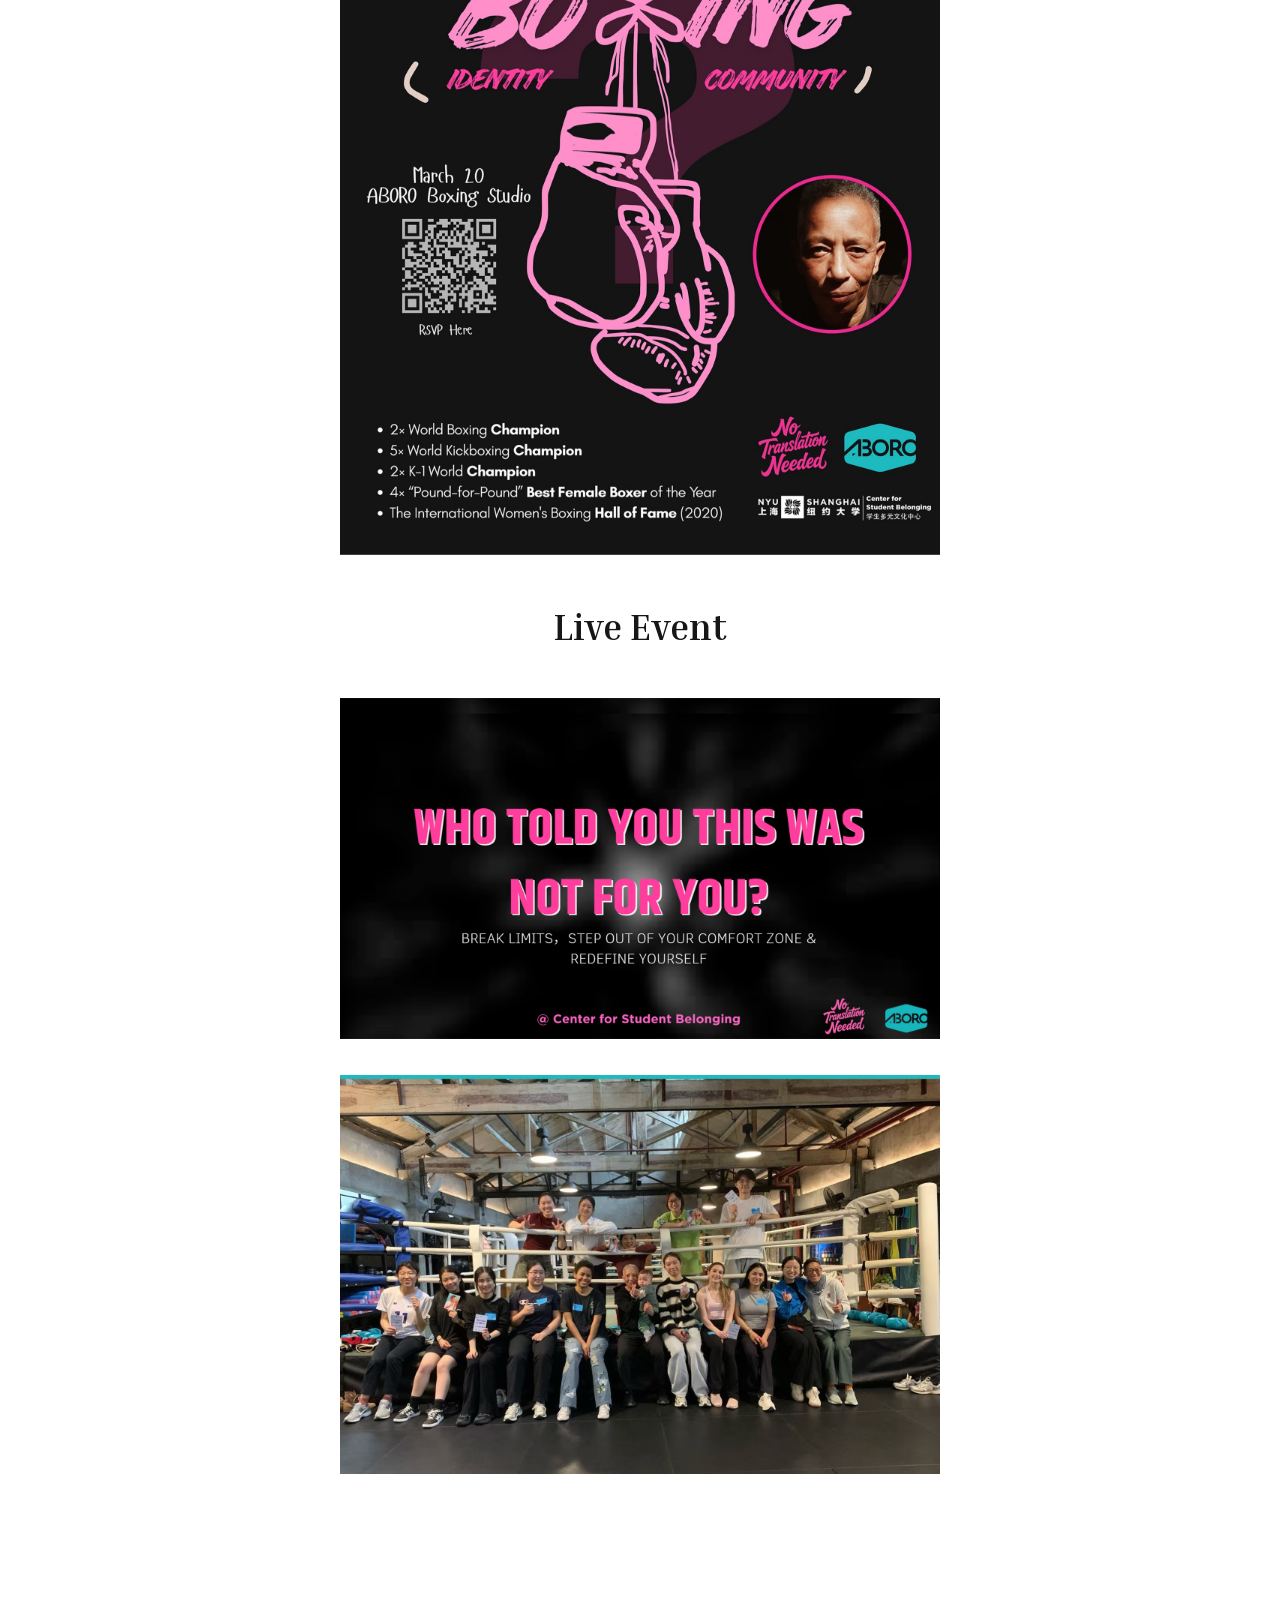
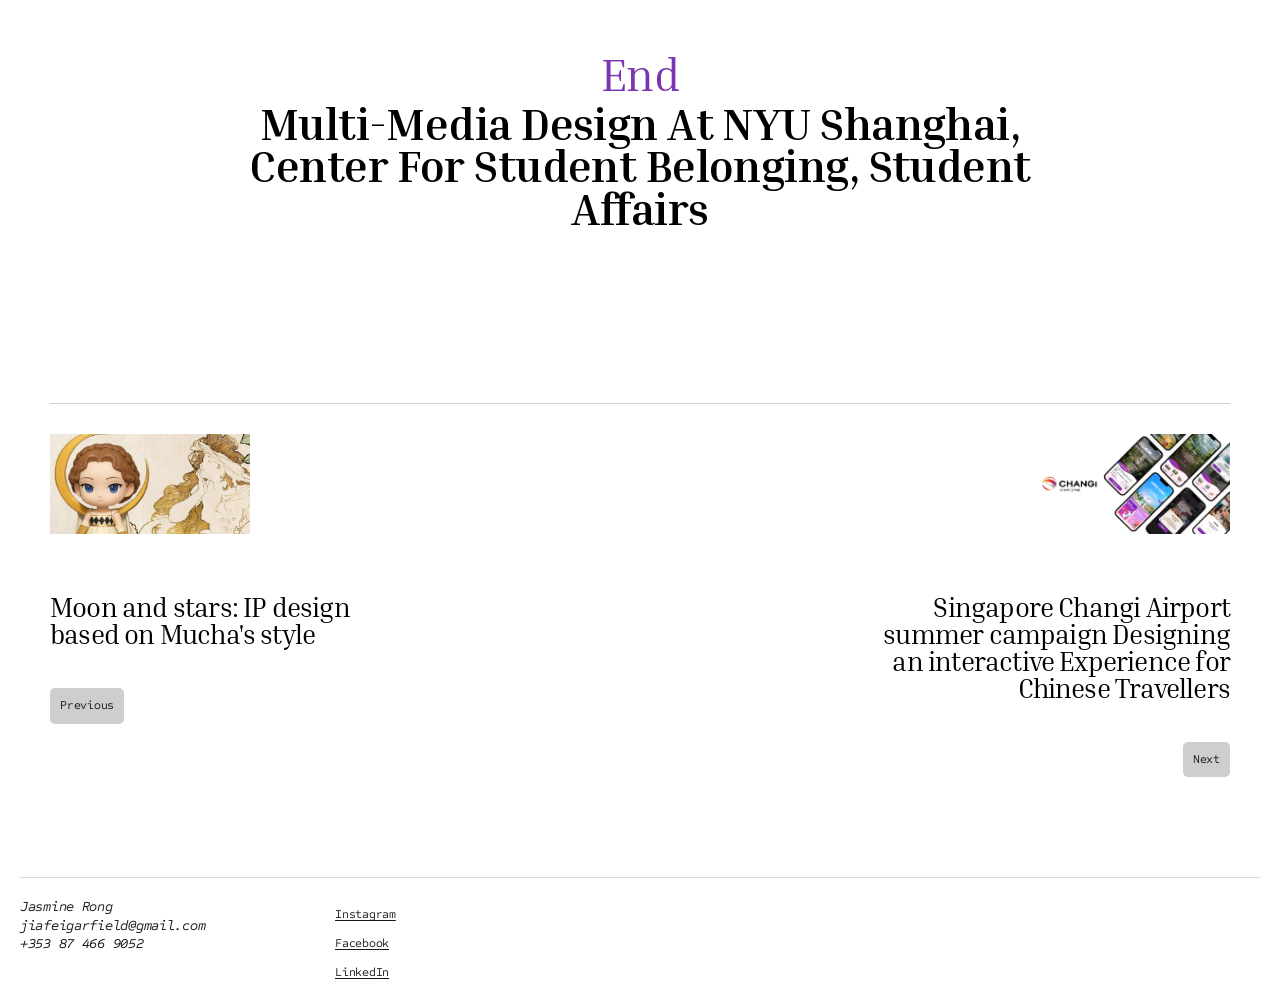
<file: project4_nyu-shanghai.html>
<!DOCTYPE html>
<html lang="en">
<head>
  <meta charset="UTF-8">
  <meta name="viewport" content="width=device-width, initial-scale=1.0">
  <meta name="description" content="Visual and social media design for a NYU Shanghai event, a portfolio case study by Jasmine Rong.">
  <!-- This is the project4 title -->
  <title>NYU Shanghai | Jasmine Rong</title>
  <link rel="stylesheet" href="css/style.css">
</head>
<!-- Main content of header -->
<body>
  <a class="skip-link" href="#main-content">Skip to main content</a>
  <header class="site-header">
    <div class="container">
      <a class="brand" href="index.html">Jasmine Rong</a>
      <nav class="site-nav" aria-label="Main navigation">
        <ul>
          <li><a href="index.html">Home</a></li>
          <li><a href="index.html#projects">Projects</a></li>
          <li><a href="resume.html">Resume</a></li>
          <li><a href="contact.html">Contact</a></li>
        </ul>
      </nav>
    </div>
  </header>
<!-- Main content of this project -->
  <main id="main-content" class="container">
    <header class="case-header">
      <!-- header1 of project -->
      <h1>NYU Shanghai-Visual & Social Media Design</h1>
      <p>A collection of poster and social media designs created for the Center for Student Belonging, supporting campus events, cultural programs, and student engagement.</p>
    </header>

    <section>
      <!-- header2: introduction -->
      <h2>Introduction</h2>
      <p>During my internship at NYU Shanghai Center for Student Belonging, I created visual materials for student events, cultural programs, and community initiatives.</p>
      <p>My work ranged from event posters to social media assets, translating different event themes into clear and engaging visual communication.</p>
    </section>
    <br>

    <section>
      <!-- some works I done in this project -->
      <h2>Deliverables</h2>
      <p>Poster Design</p>
      <p>Social Media Graphic Design</p>
      <p>Event Promotion</p>
      <p>Campaign Visuals</p>
    </section>

    <section>
      <!-- header2: design context -->
      <h2>Design Context</h2>
      <p class="subheading">Designing for a diverse campus community</p>
      <p>Each event had a different audience, message, and visual tone. The challenge was to create distinctive identities while keeping information clear, accessible, and appropriate for NYU Shanghai campus communication.</p>
    </section>

    <section>
      <!-- header2: from brief to visual showcase -->
      <h2>From Brief to Visual Language</h2>
      <p class="subheading">Event Brief</p>
      <p>Event name:"Who Says You Can't? Breaking Limits with Boxing to Redefine Your Boundaries" Aboro Boxing Studio & NYU Shanghai</p>
      <p>Featuring world champion boxer Michele Aboro, the event explored boxing as more than a sport, a way to challenge boundaries, redefine identity, and build confidence through physical and mental strength.</p>
      <p class="subheading">Design Brief</p>
      <p>Create an energetic event visual that reflects the strength and intensity of boxing while communicating themes of identity, empowerment, and community.</p>
      <p class="subheading">Visual Concept</p>
      <p>Inspired by the event message of challenging expectations, I used an expressive and unconventional visual language to represent breaking away from imposed boundaries and defining your own identity.</p>
      <p class="subheading">Moodboard</p>
      <img src="media/project4/moodboard.jpg" alt="moodboard nyushanghai" width="600" height="300">
      <p class="subheading">Visual Elements</p>
      <p class="subheading">Typography</p>
      <p>Raw brush lettering reflects energy and movement.</p>
      <p class="subheading">Illustration</p>
      <p>Boxing gloves become a symbol of strength and resistance.</p>
      <p class="subheading">Colour</p>
      <p>High-contrast pink and black create a bold, confident identity.</p>
      <p class="subheading">Final Poster</p>
      <img src="media/project4/poster%20design.jpg" alt="poster design for boxing event" width="600" height="300">
      <p class="subheading">Live Event</p>
      <img src="media/project4/video%20cover.png" alt="video cover for the event" width="600" height="300"><br>
      <img src="media/project4/picture.jpg" alt="picture for the event" width="600" height="300">
      </section>
      <br>

      <section>
        <!-- header3: end title -->
        <h3>End</h3>
        <p>Multi-media design at NYU Shanghai, Center for Student Belonging, Student Affairs</p>
      </section>
    <br>
    <!-- The previous project -->
    <nav class="changepage" aria-label="more project">
      <article class="nyushanghai-list">
        <img src="media/moon-and-stars-cover.jpg" alt="moon-and-stars cover" width="200" height="100">
        <div class="changepage-info">
          <h4 class="changepage-tag">Moon and stars: IP design based on Mucha's style</h4>
          <a class="button-previous" href="project3_moon-and-stars.html">Previous</a>
        </div>
      </article>
      <!-- The next project -->
      <article class="changepage-list changepage-list-next">
        <img src="media/changi-cover.jpg" alt="changi cover" width="200" height="100">
        <div class="changepage-info">
          <h4 class="changepage-tag">Singapore Changi Airport summer campaign Designing an interactive Experience for Chinese Travellers</h4>
          <a class="button-next" href="project1_changi.html">Next</a>
        </div>
      </article>
    </nav>
  </main>
<!-- Footer of this page -->
  <footer id="contact" class="site-footer">
    <div class="container footer-inner">
      <address class="contact-details">
        <strong>Jasmine Rong</strong><br>
        <a href="mailto:jiafeigarfield@gmail.com">jiafeigarfield@gmail.com</a><br>
        <a href="tel:+353874669052">+353 87 466 9052</a>
      </address>
      <nav class="social-links" aria-label="Social media">
        <ul>
          <li><a href="https://www.instagram.com/jjffy0273/">Instagram</a></li>
          <li><a href="https://www.facebook.com/profile.php?id=61578293039542">Facebook</a></li>
          <li><a href="https://www.linkedin.com/in/jiafei-rong-65b0a43a6">LinkedIn</a></li>
        </ul>
      </nav>
    </div>
  </footer>

</body>
</html>
</file>
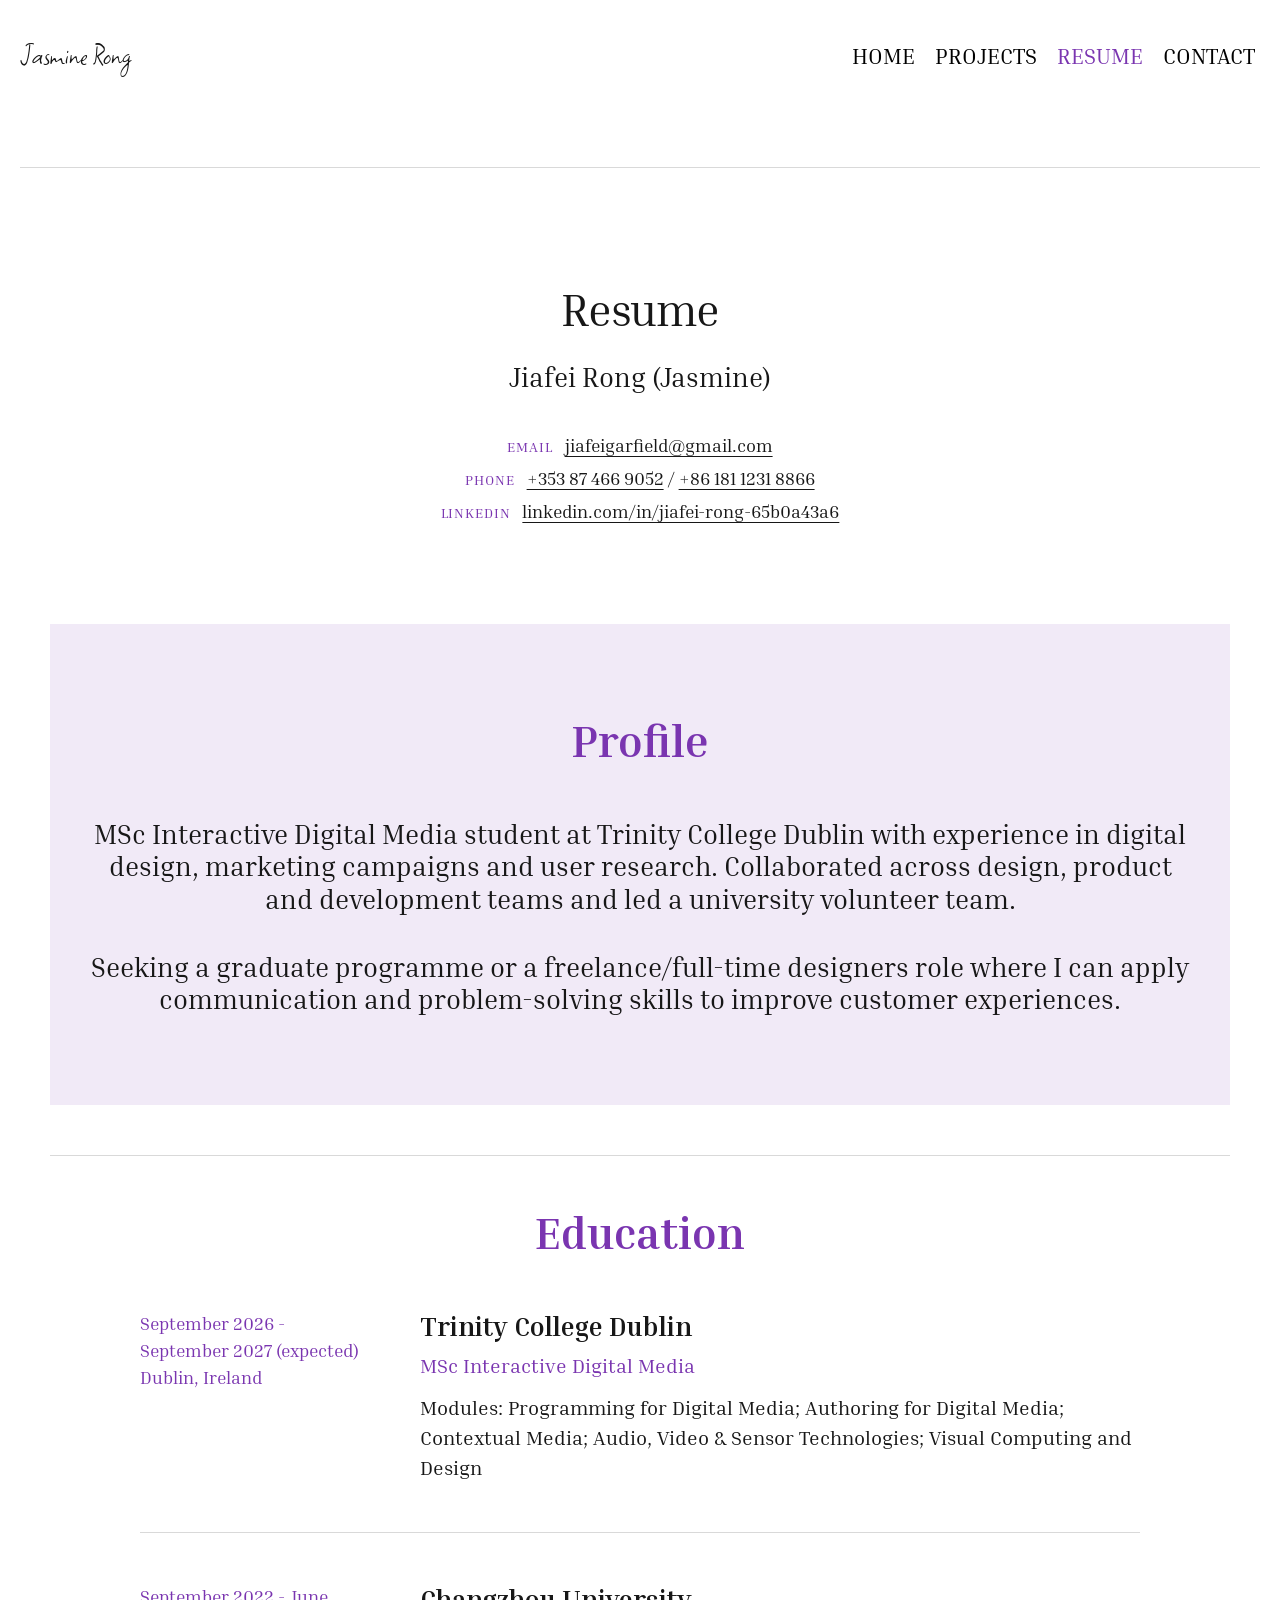
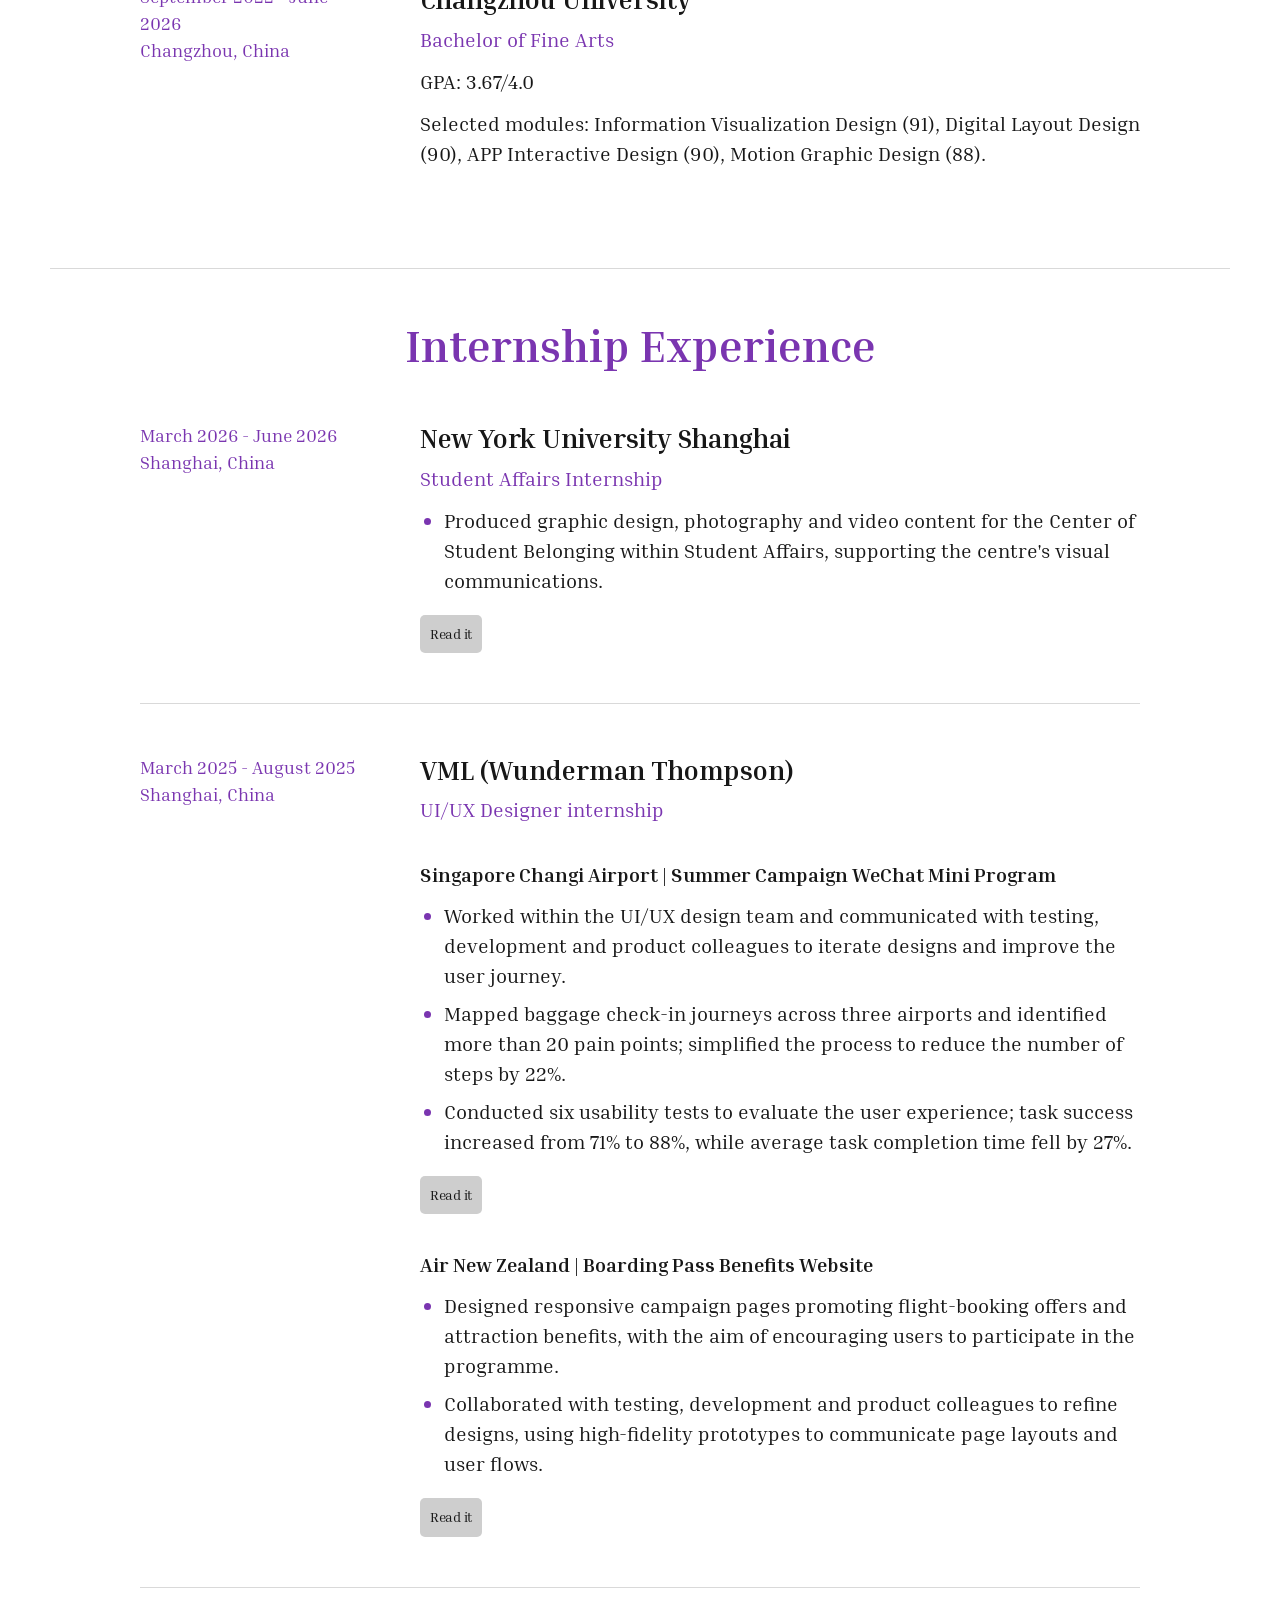
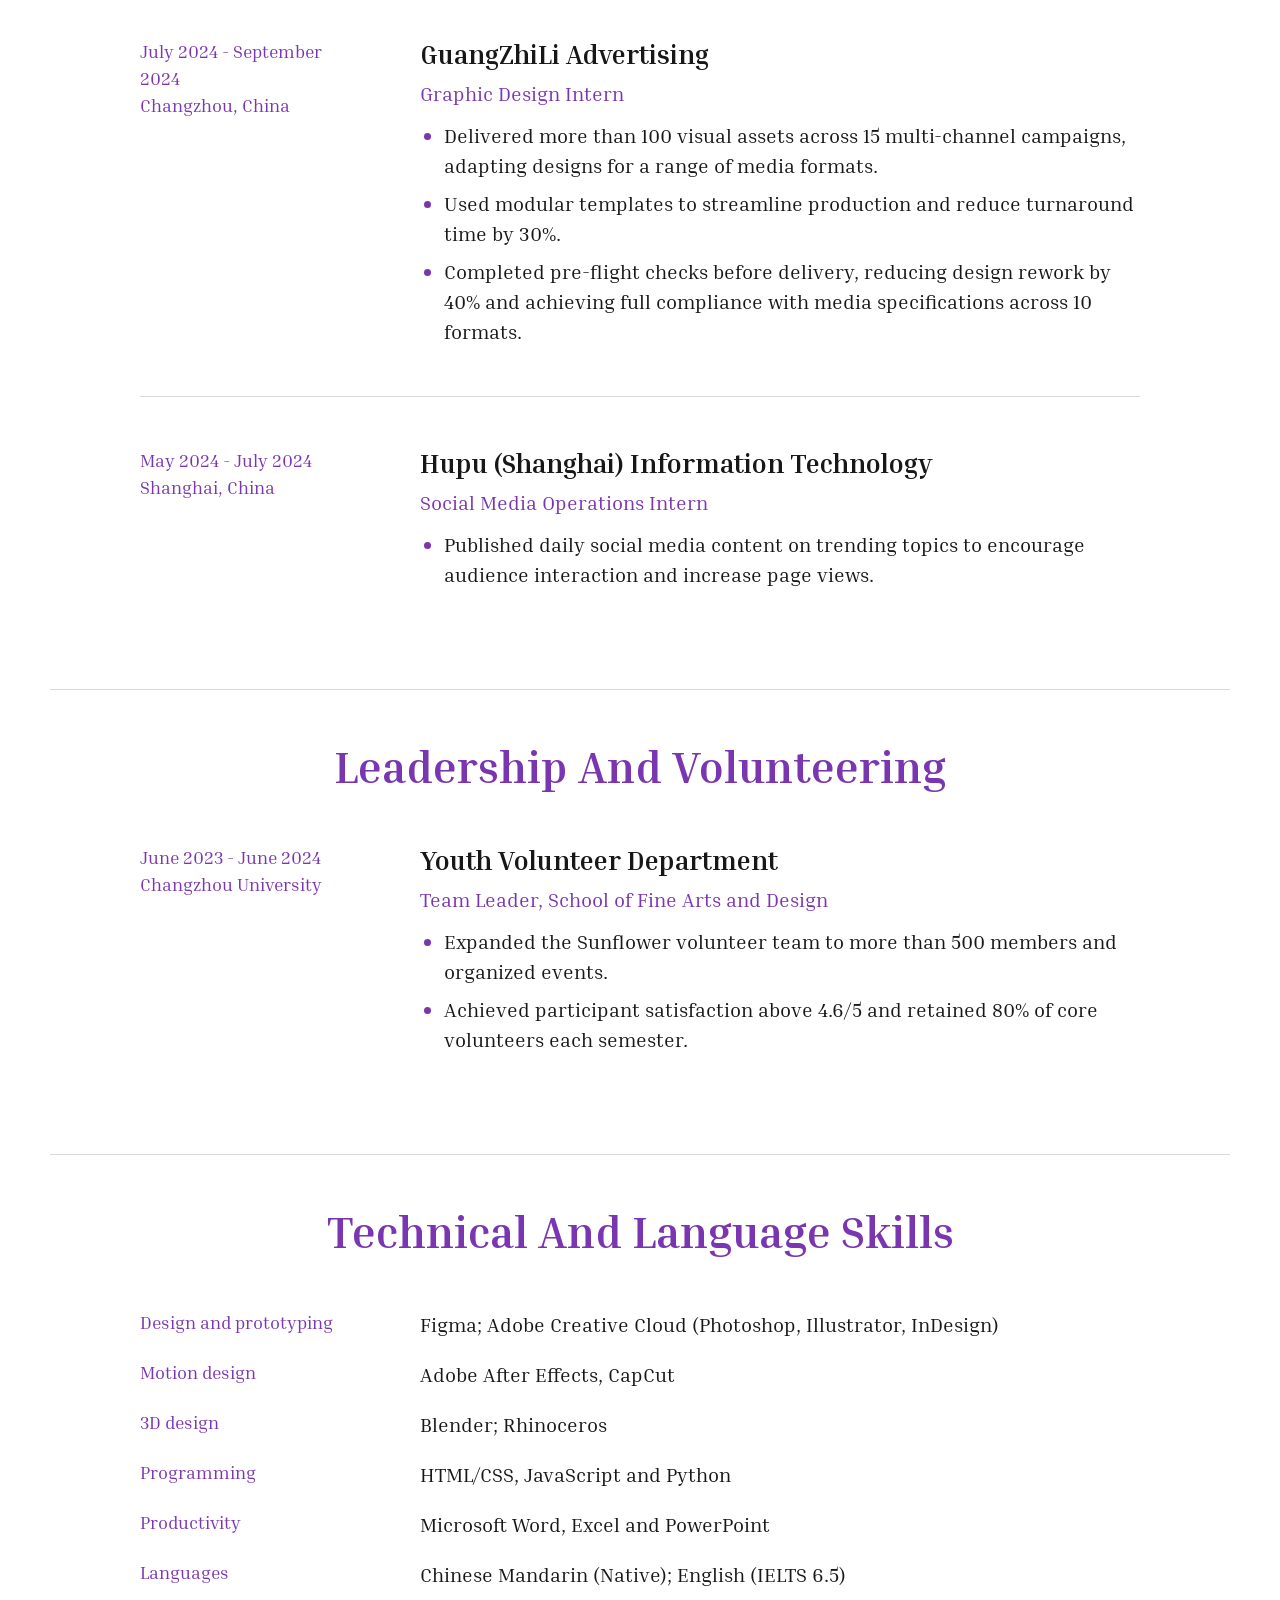
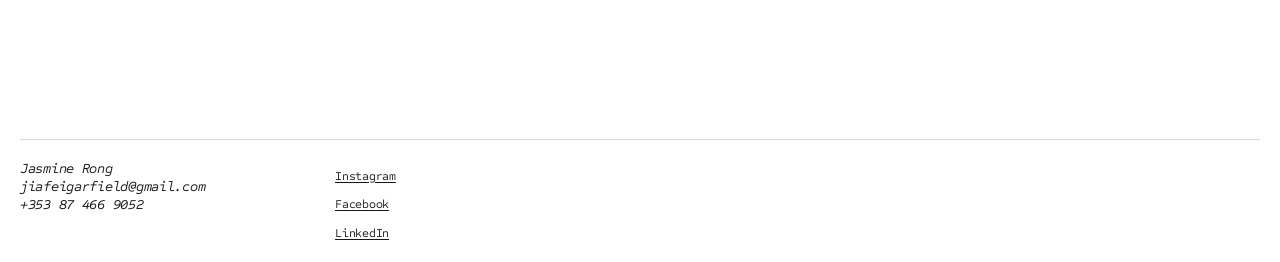
<file: resume.html>
<!doctype html>
<html lang="en">
<head>
  <meta charset="utf-8">
  <meta name="viewport" content="width=device-width, initial-scale=1">
  <meta name="description" content="Resume of Jiafei Rong (Jasmine): education, UI/UX and graphic design experience, leadership and skills.">
<!-- Resume title: name -->
  <title>Resume | Jasmine Rong</title>
  <link rel="stylesheet" href="css/style.css">
</head>

<body>
  <!-- Resume skip link content -->
  <a class="skip-link" href="#main-content">Skip to main content</a>
  <header class="site-header">
    <div class="container">
      <a class="brand" href="index.html">Jasmine Rong</a>
      <nav class="site-nav" aria-label="Main navigation">
        <ul>
          <li><a href="index.html">Home</a></li>
          <li><a href="index.html#projects">Projects</a></li>
          <li><a href="resume.html" aria-current="page">Resume</a></li>
          <li><a href="contact.html">Contact</a></li>
        </ul>
      </nav>
    </div>
  </header>
  <!-- main content of this page-->
  <main id="main-content" class="container">
    <header class="case-header resume-header">
      <!-- header 1: resume title -->
      <h1>Resume</h1>
      <p class="resume-name">Jiafei Rong (Jasmine)</p>
      <!-- Resume contact such as email, telephone number and linkedin -->
      <ul class="resume-contact">
        <li><span>Email</span> <a href="mailto:jiafeigarfield@gmail.com">jiafeigarfield@gmail.com</a></li>
        <li><span>Phone</span> <a href="tel:+353874669052">+353 87 466 9052</a> / <a href="tel:+8618112318866">+86 181 1231 8866</a></li>
        <li><span>LinkedIn</span> <a href="https://www.linkedin.com/in/jiafei-rong-65b0a43a6">linkedin.com/in/jiafei-rong-65b0a43a6</a></li>
      </ul>
    </header>

    <!-- header2: profile -->
    <section>
      <h2>Profile</h2>
      <p>MSc Interactive Digital Media student at Trinity College Dublin with experience in digital design, marketing campaigns and user research. Collaborated across design, product and development teams and led a university volunteer team.</p>
      <p>Seeking a graduate programme or a freelance/full-time designers role where I can apply communication and problem-solving skills to improve customer experiences.</p>
    </section>

    <!-- education -->
    <section>
      <h2>Education</h2>
      <article class="resume-entry">
        <p class="resume-meta"><time datetime="2026-09">September 2026</time> - <time datetime="2027-09">September 2027</time> (expected)<br>Dublin, Ireland</p>
        <div class="resume-body">
          <h3>Trinity College Dublin</h3>
          <p class="resume-role">MSc Interactive Digital Media</p>
          <p>Modules: Programming for Digital Media; Authoring for Digital Media; Contextual Media; Audio, Video &amp; Sensor Technologies; Visual Computing and Design</p>
        </div>
      </article>

      <article class="resume-entry">
        <p class="resume-meta"><time datetime="2022-09">September 2022</time> - <time datetime="2026-06">June 2026</time><br>Changzhou, China</p>
        <div class="resume-body">
          <h3>Changzhou University</h3>
          <p class="resume-role">Bachelor of Fine Arts</p>
          <p>GPA: 3.67/4.0</p>
          <p>Selected modules: Information Visualization Design (91), Digital Layout Design (90), APP Interactive Design (90), Motion Graphic Design (88).</p>
        </div>
      </article>
    </section>

    <!-- header2: internship experience -->
    <section>
      <h2>Internship experience</h2>
      <article class="resume-entry">
        <p class="resume-meta"><time datetime="2026-03">March 2026</time> - <time datetime="2026-06">June 2026</time><br>Shanghai, China</p>
        <div class="resume-body">
          <!-- header3: internship more infos -->
          <h3>New York University Shanghai</h3>
          <p class="resume-role">Student Affairs Internship</p>
          <ul>
            <li>Produced graphic design, photography and video content for the Center of Student Belonging within Student Affairs, supporting the centre's visual communications.</li>
          </ul>
          <a class="read-link" href="project4_nyu-shanghai.html">Read it</a>
        </div>
      </article>

      <article class="resume-entry">
        <p class="resume-meta"><time datetime="2025-03">March 2025</time> - <time datetime="2025-08">August 2025</time><br>Shanghai, China</p>
        <div class="resume-body">
          <h3>VML (Wunderman Thompson)</h3>
          <p class="resume-role">UI/UX Designer internship</p>
          <!-- header4: somep projects during the internship -->
          <h4>Singapore Changi Airport | Summer Campaign WeChat Mini Program</h4>
          <ul>
            <li>Worked within the UI/UX design team and communicated with testing, development and product colleagues to iterate designs and improve the user journey.</li>
            <li>Mapped baggage check-in journeys across three airports and identified more than 20 pain points; simplified the process to reduce the number of steps by 22%.</li>
            <li>Conducted six usability tests to evaluate the user experience; task success increased from 71% to 88%, while average task completion time fell by 27%.</li>
          </ul>
          <a class="read-link" href="project1_changi.html">Read it</a>

          <h4>Air New Zealand | Boarding Pass Benefits Website</h4>
          <ul>
            <li>Designed responsive campaign pages promoting flight-booking offers and attraction benefits, with the aim of encouraging users to participate in the programme.</li>
            <li>Collaborated with testing, development and product colleagues to refine designs, using high-fidelity prototypes to communicate page layouts and user flows.</li>
          </ul>
          <a class="read-link" href="project2_air-new-zealand.html">Read it</a>
        </div>
      </article>

      <article class="resume-entry">
        <p class="resume-meta"><time datetime="2024-07">July 2024</time> - <time datetime="2024-09">September 2024</time><br>Changzhou, China</p>
        <div class="resume-body">
          <h3>GuangZhiLi Advertising</h3>
          <p class="resume-role">Graphic Design Intern</p>
          <ul>
            <li>Delivered more than 100 visual assets across 15 multi-channel campaigns, adapting designs for a range of media formats.</li>
            <li>Used modular templates to streamline production and reduce turnaround time by 30%.</li>
            <li>Completed pre-flight checks before delivery, reducing design rework by 40% and achieving full compliance with media specifications across 10 formats.</li>
          </ul>
        </div>
      </article>

      <article class="resume-entry">
        <p class="resume-meta"><time datetime="2024-05">May 2024</time> - <time datetime="2024-07">July 2024</time><br>Shanghai, China</p>
        <div class="resume-body">
          <h3>Hupu (Shanghai) Information Technology</h3>
          <p class="resume-role">Social Media Operations Intern</p>
          <ul>
            <li>Published daily social media content on trending topics to encourage audience interaction and increase page views.</li>
          </ul>
        </div>
      </article>
    </section>

    <section>
      <!-- header2:leadership and volunteering experience -->
      <h2>Leadership and volunteering</h2>
      <article class="resume-entry">
        <p class="resume-meta"><time datetime="2023-06">June 2023</time> - <time datetime="2024-06">June 2024</time><br>Changzhou University</p>
        <div class="resume-body">
          <h3>Youth Volunteer Department</h3>
          <p class="resume-role">Team Leader, School of Fine Arts and Design</p>
          <ul>
            <li>Expanded the Sunflower volunteer team to more than 500 members and organized events.</li>
            <li>Achieved participant satisfaction above 4.6/5 and retained 80% of core volunteers each semester.</li>
          </ul>
        </div>
      </article>
    </section>

    <section>
      <!-- header2: technical and language skills -->
      <h2>Technical and language skills</h2>
      <dl class="resume-skills">
        <dt>Design and prototyping</dt>
        <dd>Figma; Adobe Creative Cloud (Photoshop, Illustrator, InDesign)</dd>
        <dt>Motion design</dt>
        <dd>Adobe After Effects, CapCut</dd>
        <dt>3D design</dt>
        <dd>Blender; Rhinoceros</dd>
        <dt>Programming</dt>
        <dd>HTML/CSS, JavaScript and Python</dd>
        <dt>Productivity</dt>
        <dd>Microsoft Word, Excel and PowerPoint</dd>
        <dt>Languages</dt>
        <dd>Chinese Mandarin (Native); English (IELTS 6.5)</dd>
      </dl>
    </section>
  </main>
  
  <!-- footer -->
  <footer id="contact" class="site-footer">
    <div class="container footer-inner">
      <address class="contact-details">
        <strong>Jasmine Rong</strong><br>
        <a href="mailto:jiafeigarfield@gmail.com">jiafeigarfield@gmail.com</a><br>
        <a href="tel:+353874669052">+353 87 466 9052</a>
      </address>
      <nav class="social-links" aria-label="Social media">
        <ul>
          <li><a href="https://www.instagram.com/jjffy0273/">Instagram</a></li>
          <li><a href="https://www.facebook.com/profile.php?id=61578293039542">Facebook</a></li>
          <li><a href="https://www.linkedin.com/in/jiafei-rong-65b0a43a6">LinkedIn</a></li>
        </ul>
      </nav>
    </div>
  </footer>
</body>
</html>
</file>
<file: css/style.css>
@font-face {
  font-family: "Inria Serif";
  src: url("../media/fonts/inria-serif.woff2") format("woff2");
  font-style: normal;
  font-weight: 400;
  font-display: swap;
}

@font-face {
  font-family: "Inria Serif";
  src: url("../media/fonts/inria-serif-bold.woff2") format("woff2");
  font-style: normal;
  font-weight: 700;
  font-display: swap;
}

@font-face {
  font-family: "Sometype Mono";
  src: url("../media/fonts/sometype-mono.woff2") format("woff2");
  font-style: normal;
  font-weight: 400;
  font-display: swap;
}

@font-face {
  font-family: "Sometype Mono";
  src: url("../media/fonts/sometype-mono-italic.woff2") format("woff2");
  font-style: italic;
  font-weight: 400;
  font-display: swap;
}

@font-face {
  font-family: "Square Peg";
  src: url("../media/fonts/square-peg.woff2") format("woff2");
  font-style: normal;
  font-weight: 400;
  font-display: swap;
}

:root {
  --ink: #171717;
  --black: #000;
  --purple: #7a35b0;
  --purple-tint: rgba(122, 53, 176, 0.1);
  --grey: #cecece;
  --line: #d9d9d9;
  --page-width: 1440px;
  --content-width: 1180px;
  --serif: "Inria Serif", Georgia, serif;
  --mono: "Sometype Mono", "Courier New", monospace;

  --text-xl: clamp(26px, 3.5vw, 50px);
  --text-l: clamp(32px, 3.5vw, 50px);
  --text-m: clamp(26px, 2.8vw, 40px);
  --text-body: clamp(20px, 2.1vw, 30px);
}

* {
  box-sizing: border-box;
}

html {
  scroll-behavior: smooth;
  scroll-padding-top: 2rem;
}

body {
  margin: 0;
  background: #fff;
  color: var(--ink);
  font-family: var(--serif);
  font-size: 20px;
  line-height: 1.2;
}

h1,
h2,
h3,
h4,
p {
  margin: 0;
}

img {
  display: block;
  max-width: 100%;
  height: auto;
}

a {
  color: inherit;
  text-decoration-thickness: 1px;
  text-underline-offset: 0.2em;
}

a:hover {
  color: var(--purple);
}

a:focus-visible {
  outline: 3px solid var(--purple);
  outline-offset: 4px;
  border-radius: 2px;
}

.container {
  width: 100%;
  max-width: var(--page-width);
  margin-right: auto;
  margin-left: auto;
  padding-right: 20px;
  padding-left: 20px;
}

.skip-link {
  position: absolute;
  top: -100px;
  left: 20px;
  z-index: 10;
  padding: 12px 18px;
  background: var(--ink);
  color: #fff;
  font-family: var(--mono);
  font-size: 14px;
}

.skip-link:focus {
  top: 16px;
  color: #fff;
}

/* Text that is read by screen readers but not shown. */
.visually-hidden {
  position: absolute;
  width: 1px;
  height: 1px;
  padding: 0;
  overflow: hidden;
  clip: rect(0, 0, 0, 0);
  white-space: nowrap;
  border: 0;
}

.site-header {
  padding-top: 40px;
}

.site-header > .container {
  display: flex;
  flex-wrap: wrap;
  align-items: center;
  justify-content: space-between;
  gap: 16px 24px;
}

.brand {
  font-family: "Square Peg", "Brush Script MT", cursive;
  font-size: clamp(28px, 2.5vw, 36px);
  line-height: 1;
  text-decoration: none;
}

.site-nav ul {
  display: flex;
  flex-wrap: wrap;
  justify-content: center;
  gap: 0 10px;
  margin: 0;
  padding: 0;
  list-style: none;
}

.site-nav a {
  display: block;
  padding: 3px 5px;
  color: var(--black);
  font-size: clamp(16px, 1.75vw, 25px);
  line-height: 1.2;
  text-decoration: none;
  text-transform: uppercase;
}

.site-nav a:hover,
.site-nav a[aria-current="page"] {
  color: var(--purple);
}

/* Homepage: portrait, handwritten name and introduction. */
.hero {
  display: flex;
  align-items: center;
  padding: 36px 0 55px;
}

.portrait {
  flex: 0 0 auto;
  width: 400px;
  max-width: 40%;
}

.signature {
  flex: 1;
  font-family: "Square Peg", "Brush Script MT", cursive;
  font-size: clamp(56px, 9vw, 130px);
  font-weight: 400;
  line-height: 1;
  letter-spacing: -0.02em;
  text-align: center;
}

.introduction {
  font-size: var(--text-xl);
  line-height: 1.2;
  letter-spacing: -0.025em;
}

.introduction p + p {
  margin-top: 1.2em;
}

.section-title {
  margin-bottom: 80px;
  color: var(--purple);
  font-size: var(--text-m);
  font-weight: 400;
  line-height: 1;
  letter-spacing: -0.03em;
  text-transform: capitalize;
}

/* Software: a grid of logos, each with its name underneath. */
.software-grid {
  padding-top: 150px;
}

.software-grid ul {
  display: grid;
  grid-template-columns: repeat(4, minmax(0, 1fr));
  gap: 60px 40px;
  margin: 0;
  padding: 0;
  list-style: none;
}

.software-grid li {
  display: flex;
  flex-direction: column;
  align-items: flex-start;
  gap: 24px;
  font-size: var(--text-body);
  line-height: 1.2;
  letter-spacing: -0.03em;
}

.software-grid img {
  width: 100px;
  height: 100px;
  object-fit: contain;
}

/* Homepage project previews. */
.project-list {
  padding-top: 120px;
}

.project-list ul {
  margin: 0;
  padding: 0;
  list-style: none;
}

.project-list ul > li {
  padding-top: 20px;
  border-top: 1px solid var(--grey);
}

.project-list ul > li + li {
  margin-top: 80px;
}

.project-card {
  display: grid;
  grid-template-columns: 190px minmax(0, 1fr);
  align-items: start;
  gap: 40px;
}

.project-card > img {
  width: 100%;
  aspect-ratio: 16 / 9;
  object-fit: cover;
}

/* The date sits directly in .project-info, so this sets its style. */
.project-info {
  color: var(--purple);
  font-family: var(--mono);
  font-size: 14px;
  font-style: italic;
  line-height: 1.3;
  letter-spacing: -0.02em;
}

.project-info h3 {
  margin: 24px 0 40px;
  color: var(--ink);
  font-family: var(--serif);
  font-size: var(--text-m);
  font-style: normal;
  font-weight: 400;
  line-height: 1.2;
  letter-spacing: -0.03em;
}

/* Small grey buttons: Read it, Previous and Next. */
.read-link,
.button-previous,
.button-next {
  display: inline-block;
  padding: 10px;
  border-radius: 5px;
  background: var(--grey);
  color: var(--ink);
  font-family: var(--mono);
  font-size: 12px;
  font-style: normal;
  line-height: 1.3;
  letter-spacing: -0.02em;
  text-decoration: none;
}

.read-link:hover,
.button-previous:hover,
.button-next:hover {
  background: var(--purple);
  color: #fff;
}

/* Shared footer. */
.site-footer {
  margin-top: 100px;
  text-align: left;
}

body > .site-footer {
  padding-right: 20px;
  padding-left: 20px;
}

.footer-inner {
  display: flex;
  align-items: flex-start;
  gap: 20px;
  padding: 20px 0;
  border-top: 1px solid var(--line);
}

.contact-details {
  width: 295px;
  max-width: 100%;
  font-family: var(--mono);
  font-size: 14px;
  font-style: italic;
  line-height: 1.3;
  letter-spacing: -0.02em;
}

.contact-details strong {
  font-weight: 400;
}

.contact-details a {
  text-decoration: none;
  overflow-wrap: anywhere;
}

.social-links ul {
  display: flex;
  flex-direction: column;
  gap: 4px;
  margin: 0;
  padding: 0;
  list-style: none;
}

.social-links a {
  font-family: var(--mono);
  font-size: 12px;
  line-height: 1.3;
  letter-spacing: -0.02em;
}

/* Project pages: title and summary. */
.case-header {
  margin-top: 94px;
  padding-top: 115px;
  border-top: 1px solid var(--line);
  text-align: center;
}

.case-header h1 {
  max-width: 1000px;
  margin: 0 auto 100px;
  font-size: var(--text-l);
  font-weight: 400;
  line-height: 1.2;
  letter-spacing: -0.025em;
}

.case-header > p {
  max-width: 1240px;
  margin: 0 auto 100px;
  font-size: clamp(17px, 1.4vw, 20px);
  line-height: 1.9;
}

/*
  Project page sections.
  :where() keeps these selectors at zero specificity, so the component
  classes further down (showcase, changepage, footer) always win.
*/
:where(.case-header ~ section) {
  max-width: var(--content-width);
  margin: 50px auto 0;
  padding: 50px 0;
  border-top: 1px solid var(--line);
  text-align: center;
}

/* The first section of each case study sits in a light purple panel. */
:where(.case-header ~ section:first-of-type) {
  margin-top: 0;
  padding: 90px 40px;
  border-top: 0;
  background: var(--purple-tint);
}

:where(.case-header ~ section) > h2 {
  color: var(--purple);
  font-size: var(--text-l);
  font-weight: 700;
  line-height: 1.2;
  text-transform: capitalize;
}

:where(.case-header ~ section) > p {
  max-width: 1100px;
  margin: 36px auto 0;
  font-size: var(--text-body);
  line-height: 1.2;
}

/* Images sit side by side when there is room; a <br> starts a new row. */
:where(.case-header ~ section) > img {
  display: inline-block;
  max-width: calc(100% - 20px);
  margin: 36px 10px 0;
  vertical-align: top;
}

:where(.case-header ~ section) > h2 + * {
  margin-top: 50px;
}

/* Bold subheadings inside sections, e.g. "(1) Multiple Activities". */
.subheading {
  margin-top: 50px;
  font-size: var(--text-m);
  font-weight: 700;
  text-transform: capitalize;
}

.subheading + p,
.subheading + img {
  margin-top: 50px;
}

/* Closing "End" block at the bottom of each case study. */
:where(.case-header ~ section):has(> h3:first-child) {
  border-top: 0;
}

:where(.case-header ~ section) > h3:first-child {
  color: var(--purple);
  font-size: var(--text-l);
  font-weight: 400;
  line-height: 1.2;
  letter-spacing: -0.0125em;
}

:where(.case-header ~ section) > h3:first-child + p {
  max-width: 900px;
  margin-top: 0;
  color: var(--black);
  font-size: var(--text-l);
  font-weight: 700;
  line-height: 0.95;
  letter-spacing: -0.0125em;
  text-transform: capitalize;
}

/* Changi: experience architecture, one step per line with arrows between. */
.flow-vertical,
.requirements-flow {
  margin: 50px 0 0;
  padding: 0;
  list-style: none;
}

.flow-vertical li {
  font-size: var(--text-m);
  font-weight: 700;
  line-height: 1.2;
  text-transform: capitalize;
}

.flow-vertical li:not(:last-child)::after {
  content: "\2193";
  display: block;
  color: var(--purple);
  font-weight: 400;
  line-height: 50px;
}

/* Air New Zealand: design requirements in purple. */
.requirements-flow li {
  color: var(--purple);
  font-size: var(--text-body);
  line-height: 1.2;
}

/* Air New Zealand: row of showcase screens. */
.row {
  display: flex;
  flex-wrap: wrap;
  justify-content: center;
  gap: 20px;
  margin-top: 50px;
}

/* Changi showcase: screens and notes alternate left and right. */
.showcase-list {
  margin: 50px 0 0;
  padding: 0;
  list-style: none;
}

.showcase-list > li + li {
  margin-top: 80px;
}

.showcase-card {
  display: grid;
  grid-template-columns: 300px minmax(0, 480px);
  justify-content: center;
  align-items: center;
  gap: 40px 80px;
}

.showcase-card > img {
  grid-column: 1;
  width: 300px;
}

.showcase-info {
  grid-column: 2;
  grid-row: 1;
  text-align: left;
}

.showcase-card:has(> img + img) .showcase-info {
  grid-row: 1 / span 2;
}

.showcase-list > li:nth-child(even) .showcase-card {
  grid-template-columns: minmax(0, 480px) 300px;
}

.showcase-list > li:nth-child(even) .showcase-card > img {
  grid-column: 2;
}

.showcase-list > li:nth-child(even) .showcase-info {
  grid-column: 1;
}

.showcase-tag {
  display: inline-block;
  margin-bottom: 50px;
  padding: 16px 28px;
  border-radius: 10px;
  background: var(--purple-tint);
  color: var(--black);
  font-size: var(--text-m);
  font-weight: 700;
  line-height: 1.2;
  text-transform: capitalize;
}

.showcase-points {
  margin: 0;
  padding: 0;
  list-style: none;
}

.showcase-points li {
  color: var(--black);
  font-size: var(--text-body);
  line-height: 1.2;
}

.showcase-points li + li {
  margin-top: 36px;
}

.showcase-points li::before {
  content: "\00B7  ";
}

/* Previous / next project links at the end of each case study. */
.changepage {
  display: grid;
  grid-template-columns: repeat(2, minmax(0, 1fr));
  gap: 40px;
  max-width: var(--content-width);
  margin: 100px auto 0;
  padding-top: 30px;
  border-top: 1px solid var(--grey);
  text-align: left;
}

.changepage > article {
  display: flex;
  flex-direction: column;
  align-items: flex-start;
}

.changepage > .changepage-list-next {
  align-items: flex-end;
  text-align: right;
}

.changepage img {
  width: 200px;
  aspect-ratio: 2 / 1;
  object-fit: cover;
}

.changepage h4 {
  max-width: 362px;
  margin: 60px 0 40px;
  color: var(--black);
  font-size: var(--text-body);
  font-weight: 400;
  line-height: 1;
  letter-spacing: -0.03em;
}

/* Resume and contact pages: title, name and contact details. Everything on
   these pages is set in Inria Serif, with no italics. */
.resume-header h1 {
  margin-bottom: 24px;
}

.resume-header > .resume-name {
  margin-bottom: 40px;
  font-size: var(--text-body);
  line-height: 1.2;
}

/* On the contact page the name ends the title block. */
.resume-header > .resume-name:last-child {
  margin-bottom: 100px;
}

/* Email, phone and LinkedIn, one per line. */
.resume-contact {
  display: flex;
  flex-direction: column;
  align-items: center;
  gap: 8px;
  margin: 0 auto 100px;
  padding: 0;
  list-style: none;
  font-size: 18px;
  line-height: 1.4;
}

/* Keep phone numbers and the LinkedIn address on one line. */
.resume-contact a {
  white-space: nowrap;
}

.resume-contact li > span {
  margin-right: 8px;
  color: var(--purple);
  font-size: 14px;
  letter-spacing: 0.06em;
  text-transform: uppercase;
}

/* Each entry: dates and place on the left, details on the right. */
.resume-entry,
.resume-skills {
  display: grid;
  grid-template-columns: 220px minmax(0, 1fr);
  gap: 16px 60px;
  max-width: 1000px;
  margin: 50px auto 0;
  text-align: left;
}

.resume-entry + .resume-entry {
  padding-top: 50px;
  border-top: 1px solid var(--line);
}

.resume-meta,
.resume-skills dt {
  color: var(--purple);
  font-size: 18px;
  line-height: 1.5;
}

.resume-body h3 {
  font-size: var(--text-body);
  font-weight: 700;
  line-height: 1.2;
}

.resume-body p,
.resume-body li,
.resume-skills dd {
  font-size: 20px;
  line-height: 1.5;
}

.resume-body p {
  margin-top: 12px;
}

.resume-body .resume-role {
  margin-top: 8px;
  color: var(--purple);
}

.resume-body h4 {
  margin-top: 36px;
  font-size: 20px;
  font-weight: 700;
  line-height: 1.4;
}

.resume-body ul {
  margin: 12px 0 0;
  padding-left: 1.2em;
}

.resume-body li + li {
  margin-top: 8px;
}

.resume-body li::marker {
  color: var(--purple);
}

.resume-body .read-link {
  margin-top: 20px;
  font-family: var(--serif);
  font-size: 14px;
}

.resume-skills {
  gap: 20px 60px;
}

.resume-skills dd {
  margin: 0;
}

/* Contact page: plain sections (no purple panel), each with a list centred on
   the page's middle line. Labels sit to the left of the line, right-aligned, and
   links to the right of it, so both lists line up with the headings and with
   each other. */
.contact-section {
  padding: 50px 0;
  border-top: 1px solid var(--line);
  background: none;
}

.contact-info {
  display: grid;
  grid-template-columns: repeat(2, minmax(0, 1fr));
  align-items: baseline;
  gap: 20px 40px;
  max-width: 720px;
  margin: 50px auto 0;
}

.contact-info dt {
  color: var(--purple);
  font-size: 18px;
  line-height: 1.5;
  text-align: right;
}

.contact-info dd {
  margin: 0;
  font-size: 20px;
  line-height: 1.5;
  text-align: left;
}

/* Motion: page-load animations in pure CSS, switched off for visitors who prefer reduced motion. */
@keyframes fade-in {
  from {
    opacity: 0;
  }

  to {
    opacity: 1;
  }
}

@keyframes fade-up {
  from {
    opacity: 0;
    transform: translateY(30px);
  }

  to {
    opacity: 1;
    transform: none;
  }
}

/* The handwritten name appears from left to right, as if it is being written. */
@keyframes write {
  from {
    clip-path: inset(0 100% 0 0);
  }

  to {
    clip-path: inset(0 0 0 0);
  }
}

/* The portrait opens like a curtain from its bottom edge. */
@keyframes wipe-up {
  from {
    clip-path: inset(100% 0 0 0);
    transform: scale(1.08);
  }

  to {
    clip-path: inset(0 0 0 0);
    transform: none;
  }
}

@media (prefers-reduced-motion: no-preference) {
  /* Page load. */
  .site-header {
    animation: fade-in 1s ease both;
  }

  .portrait {
    animation: wipe-up 1.2s cubic-bezier(0.76, 0, 0.24, 1) 0.1s both;
  }

  .signature {
    animation: write 2s cubic-bezier(0.65, 0, 0.35, 1) 0.5s backwards;
  }

  .introduction p {
    animation: fade-up 1s cubic-bezier(0.22, 1, 0.36, 1) both;
  }

  .introduction p:nth-child(1) {
    animation-delay: 0.7s;
  }

  .introduction p:nth-child(2) {
    animation-delay: 0.85s;
  }

  .introduction p:nth-child(3) {
    animation-delay: 1s;
  }

  .case-header h1 {
    animation: fade-up 1s cubic-bezier(0.22, 1, 0.36, 1) 0.1s both;
  }

  .case-header > p {
    animation: fade-up 1s cubic-bezier(0.22, 1, 0.36, 1) 0.3s both;
  }

  .resume-contact {
    animation: fade-up 1s cubic-bezier(0.22, 1, 0.36, 1) 0.45s both;
  }

  /* Text roll on links: the text slides up and a copy rolls in from below,
     letter by letter. The extra padding keeps italic letters from being cut
     off at the sides without changing the link's size. */

  /* Hover: software logos hop, project images lift. */
  .software-grid img {
    transition: transform 0.45s cubic-bezier(0.34, 1.56, 0.64, 1);
  }

  .software-grid li:hover img {
    transform: translateY(-8px) rotate(-6deg);
  }

  .project-card > img,
  .changepage img {
    transition: clip-path 1.1s cubic-bezier(0.76, 0, 0.24, 1), transform 0.4s ease, box-shadow 0.4s ease;
  }

  .project-card:hover > img,
  .changepage > article:hover img {
    transform: translateY(-6px);
    box-shadow: 0 16px 30px rgba(23, 23, 23, 0.15);
  }

 
}

/* Printed pages always show everything, whatever has been scrolled to. */
@media print {
  .reveal,
  .wipe,
  .introduction .word {
    opacity: 1 !important;
    clip-path: none !important;
    transform: none !important;
  }
}

@media (max-width: 960px) {
  .hero {
    flex-direction: column;
    align-items: flex-start;
    gap: 24px;
  }

  .portrait {
    max-width: 100%;
  }

  .signature {
    align-self: stretch;
  }

  .software-grid {
    padding-top: 100px;
  }

  .software-grid ul {
    grid-template-columns: repeat(2, minmax(0, 1fr));
  }

  .showcase-card,
  .showcase-list > li:nth-child(even) .showcase-card {
    grid-template-columns: minmax(0, 480px);
    justify-items: center;
  }

  .showcase-list > li:nth-child(n) .showcase-card > * {
    grid-column: 1;
    grid-row: auto;
  }

  .showcase-list > li:nth-child(n) .showcase-info {
    justify-self: stretch;
  }
}

/* Small screens: single columns and tighter spacing. */
@media (max-width: 600px) {
  .site-header {
    padding-top: 24px;
  }

  .hero {
    padding-bottom: 40px;
  }

  .section-title {
    margin-bottom: 40px;
  }

  .software-grid ul {
    gap: 40px 20px;
  }

  .software-grid li {
    gap: 16px;
  }

  .software-grid img {
    width: 72px;
    height: 72px;
  }

  .project-list {
    padding-top: 80px;
  }

  .project-list ul > li + li {
    margin-top: 48px;
  }

  .project-card {
    grid-template-columns: 1fr;
    gap: 20px;
  }

  .project-card > img {
    max-width: 400px;
  }

  .project-info h3 {
    margin: 16px 0 24px;
  }

  .footer-inner {
    flex-direction: column;
  }

  .case-header {
    margin-top: 40px;
    padding-top: 60px;
  }

  .case-header h1,
  .case-header > p {
    margin-bottom: 50px;
  }

  :where(.case-header ~ section:first-of-type) {
    padding: 50px 20px;
  }

  .changepage {
    grid-template-columns: 1fr;
  }

  .changepage > .changepage-list-next {
    align-items: flex-start;
    text-align: left;
  }

  .changepage h4 {
    margin: 24px 0;
  }

  .resume-header h1 {
    margin-bottom: 24px;
  }

  .resume-contact {
    margin-bottom: 50px;
  }

  .resume-header > .resume-name:last-child {
    margin-bottom: 50px;
  }

  .resume-entry,
  .resume-skills {
    grid-template-columns: 1fr;
    gap: 8px;
  }

  .resume-skills dd + dt {
    margin-top: 12px;
  }

  /* Phones are too narrow for two columns: label above link, both centred. */
  .contact-info {
    grid-template-columns: 1fr;
    gap: 4px;
  }

  .contact-info dt,
  .contact-info dd {
    text-align: center;
  }

  .contact-info dd + dt {
    margin-top: 16px;
  }
}

/* Respect visitors who prefer less movement. */
@media (prefers-reduced-motion: reduce) {
  html {
    scroll-behavior: auto;
  }
}
</file>
